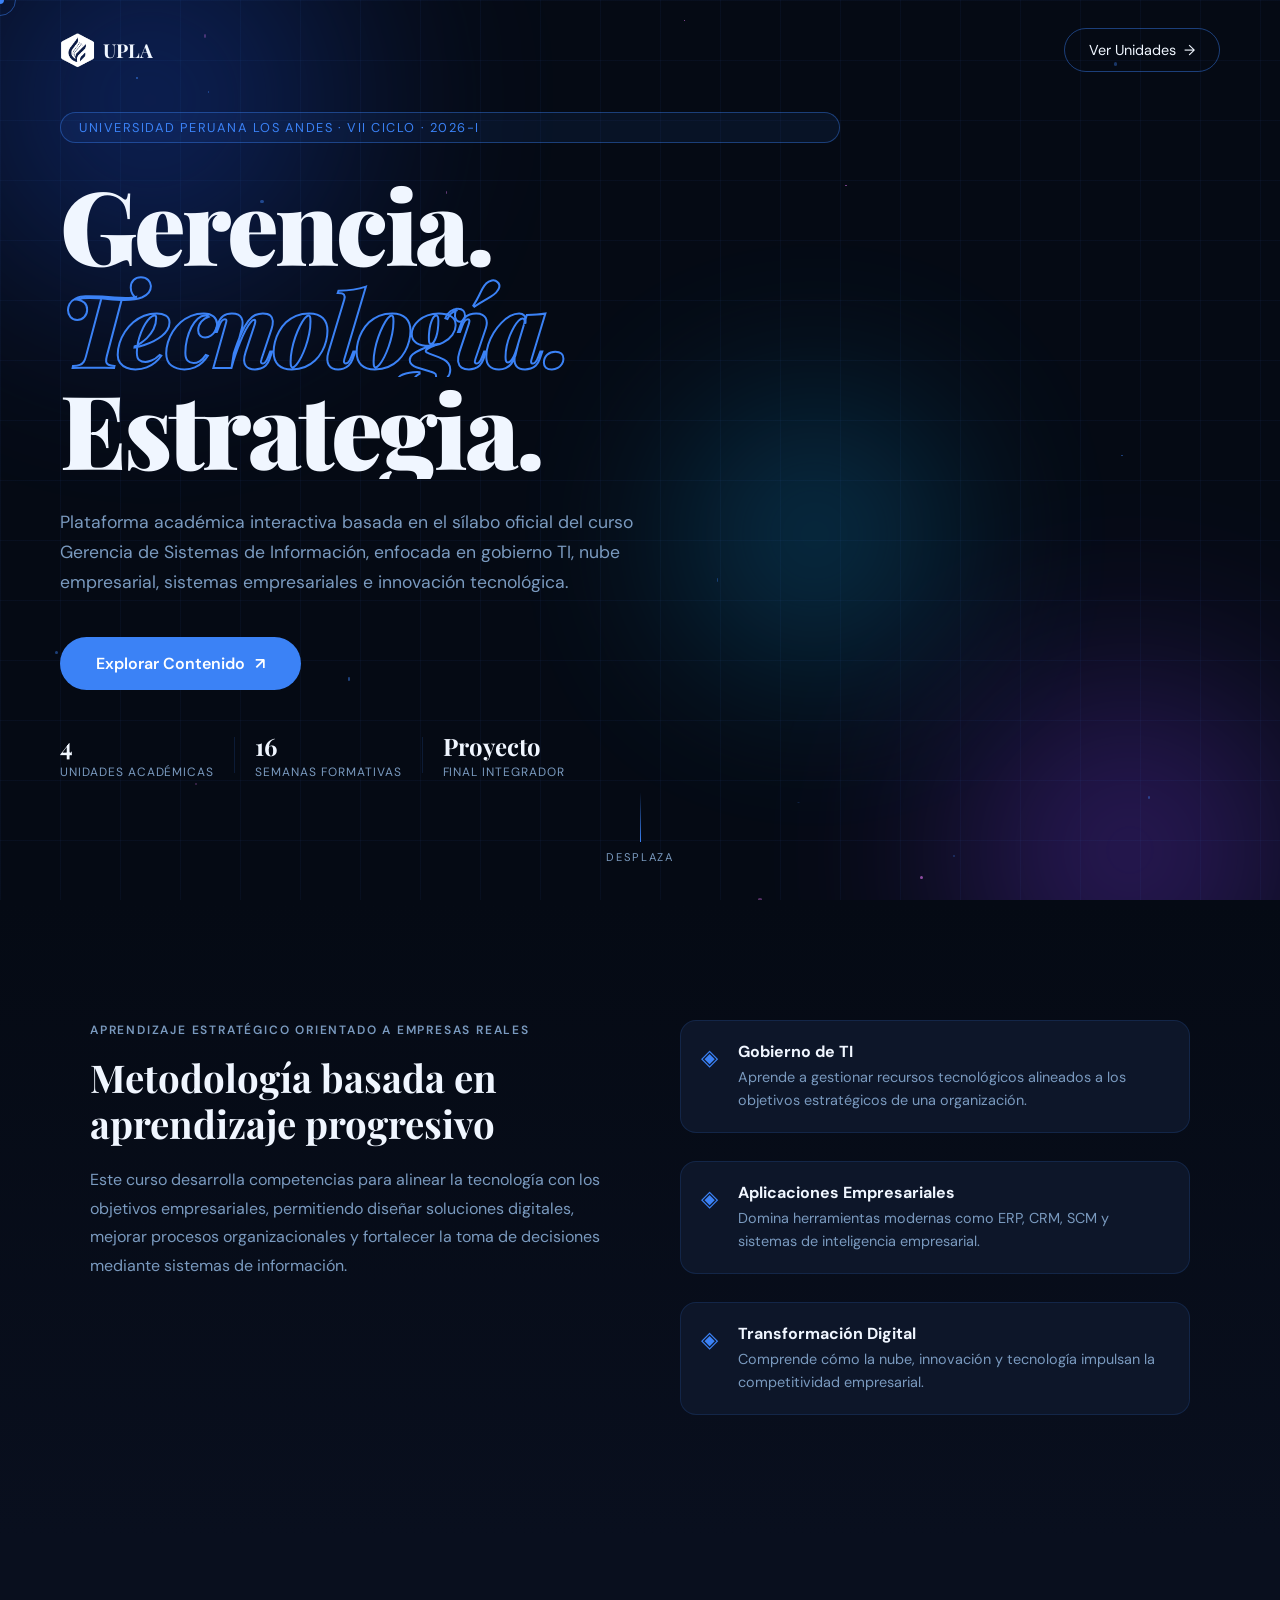
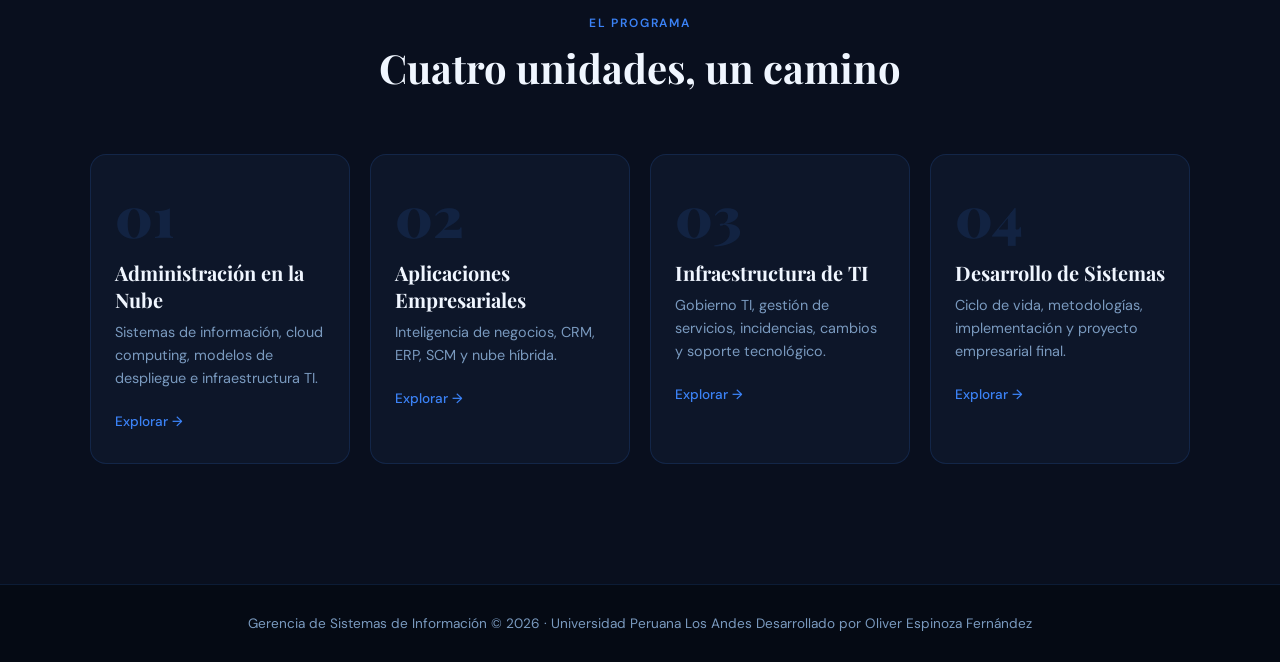
<file: index.html>
<!DOCTYPE html>
<html lang="es">
<head>
  <meta charset="UTF-8" />
  <meta name="viewport" content="width=device-width, initial-scale=1.0" />
  <title>Gerencia TI | UPLA</title>
  <link href="https://fonts.googleapis.com/css2?family=Playfair+Display:ital,wght@0,400;0,700;0,900;1,400&family=DM+Sans:wght@300;400;500;600&display=swap" rel="stylesheet" />
  <style>
    :root {
      --bg-deep: #050a14;
      --bg-dark: #090f1e;
      --bg-card: #0d1629;
      --bg-card-hover: #111e38;
      --accent: #3b82f6;
      --accent-glow: rgba(59, 130, 246, 0.35);
      --accent2: #e879f9;
      --accent3: #10b981;
      --text-primary: #f0f6ff;
      --text-muted: #7a9abf;
      --border: rgba(59, 130, 246, 0.15);
      --border-hover: rgba(59, 130, 246, 0.45);
      --font-display: 'Playfair Display', Georgia, serif;
      --font-body: 'DM Sans', system-ui, sans-serif;
      --radius: 16px;
      --transition: cubic-bezier(0.4, 0, 0.2, 1);
    }

    *, *::before, *::after { margin: 0; padding: 0; box-sizing: border-box; }
    html { scroll-behavior: smooth; overflow-x: hidden; }
    body { font-family: var(--font-body); background: var(--bg-deep); color: var(--text-primary); cursor: none; overflow-x: hidden; }

    /* CURSOR */
    .cursor { position: fixed; width: 8px; height: 8px; background: var(--accent); border-radius: 50%; pointer-events: none; z-index: 9999; transform: translate(-50%, -50%); transition: transform 0.1s, background 0.2s; }
    .cursor-follower { position: fixed; width: 32px; height: 32px; border: 1.5px solid rgba(59,130,246,0.5); border-radius: 50%; pointer-events: none; z-index: 9998; transform: translate(-50%, -50%); transition: transform 0.15s var(--transition), width 0.3s, height 0.3s, border-color 0.3s; }

    /* PROGRESS BAR */
    #read-progress { position: fixed; top: 0; left: 0; height: 2px; background: linear-gradient(90deg, #3b82f6, #e879f9); z-index: 9999; width: 0%; transition: width 0.1s; pointer-events: none; }

    /* HERO */
    .hero { position: relative; min-height: 100vh; display: flex; flex-direction: column; overflow: hidden; background: var(--bg-deep); }
    .hero-bg { position: absolute; inset: 0; z-index: 0; overflow: hidden; }
    .orb { position: absolute; border-radius: 50%; filter: blur(90px); opacity: 0.45; animation: orbFloat 10s ease-in-out infinite; }
    .orb1 { width: 600px; height: 600px; background: radial-gradient(circle, #1d4ed8, transparent 70%); top: -200px; left: -150px; }
    .orb2 { width: 500px; height: 500px; background: radial-gradient(circle, #7c3aed, transparent 70%); bottom: -200px; right: -100px; animation-delay: 3s; }
    .orb3 { width: 350px; height: 350px; background: radial-gradient(circle, #0ea5e9, transparent 70%); top: 40%; left: 50%; animation-delay: 6s; }
    @keyframes orbFloat { 0%,100%{transform:translate(0,0) scale(1)} 33%{transform:translate(30px,-30px) scale(1.05)} 66%{transform:translate(-20px,20px) scale(0.95)} }
    .grid-overlay { position: absolute; inset: 0; background-image: linear-gradient(rgba(59,130,246,0.05) 1px, transparent 1px), linear-gradient(90deg, rgba(59,130,246,0.05) 1px, transparent 1px); background-size: 60px 60px; animation: gridDrift 25s linear infinite; }
    @keyframes gridDrift { from{background-position:0 0} to{background-position:60px 60px} }

    /* NAV */
    .hero-nav { position: relative; z-index: 10; display: flex; justify-content: space-between; align-items: center; padding: 28px 60px; animation: slideDown 0.8s var(--transition) 0.2s both; }
    @keyframes slideDown { from{opacity:0;transform:translateY(-20px)} to{opacity:1;transform:translateY(0)} }
    .logo { display: flex; align-items: center; gap: 10px; font-family: var(--font-display); font-size: 1.2rem; font-weight: 700; color: var(--text-primary); text-decoration: none; }
    .logo-icon { font-size: 1.5rem; color: var(--accent); animation: spin 12s linear infinite; display: inline-block; }
    @keyframes spin { from{transform:rotate(0deg)} to{transform:rotate(360deg)} }
    .btn-catalogo { display: flex; align-items: center; gap: 8px; padding: 12px 24px; background: transparent; border: 1.5px solid var(--border-hover); color: var(--text-primary); border-radius: 100px; font-family: var(--font-body); font-size: 0.9rem; cursor: none; transition: all 0.3s var(--transition); text-decoration: none; }
    .btn-catalogo:hover { background: var(--accent); border-color: var(--accent); transform: translateY(-2px); box-shadow: 0 8px 25px var(--accent-glow); }
    .btn-arrow { transition: transform 0.3s; }
    .btn-catalogo:hover .btn-arrow { transform: translateX(4px); }

    /* HERO CONTENT */
    .hero-content { position: relative; z-index: 10; flex: 1; display: flex; flex-direction: column; justify-content: center; padding: 0 60px; max-width: 900px; }
    .hero-badge { display: inline-block; padding: 6px 18px; border: 1px solid rgba(59,130,246,0.4); background: rgba(59,130,246,0.08); border-radius: 100px; font-size: 0.8rem; letter-spacing: 0.12em; text-transform: uppercase; color: var(--accent); margin-bottom: 30px; animation: fadeUp 0.8s var(--transition) 0.4s both; }
    .hero-title { font-family: var(--font-display); font-size: clamp(3.5rem, 8vw, 7rem); font-weight: 900; line-height: 1.0; letter-spacing: -0.03em; margin-bottom: 28px; }
    .hero-title .line { display: block; animation: titleReveal 0.9s var(--transition) both; overflow: hidden; }
    .hero-title .line:nth-child(1) { animation-delay: 0.5s; }
    .hero-title .line:nth-child(2) { animation-delay: 0.65s; }
    .hero-title .line:nth-child(3) { animation-delay: 0.8s; }
    @keyframes titleReveal { from{opacity:0;transform:translateY(60px) skewY(3deg)} to{opacity:1;transform:translateY(0) skewY(0)} }
    .italic { font-style: italic; color: transparent; -webkit-text-stroke: 2px var(--accent); }
    .hero-subtitle { font-size: 1.1rem; line-height: 1.7; color: var(--text-muted); max-width: 600px; margin-bottom: 40px; animation: fadeUp 0.8s var(--transition) 0.9s both; }
    .hero-cta { display: flex; align-items: center; gap: 40px; flex-wrap: wrap; animation: fadeUp 0.8s var(--transition) 1s both; }
    .cta-primary { display: flex; align-items: center; gap: 10px; padding: 16px 36px; background: var(--accent); color: #fff; border: none; border-radius: 100px; font-family: var(--font-body); font-size: 1rem; font-weight: 600; cursor: none; position: relative; overflow: hidden; transition: all 0.3s var(--transition); text-decoration: none; }
    .cta-primary::before { content: ''; position: absolute; inset: 0; background: linear-gradient(135deg, #6366f1, #3b82f6); opacity: 0; transition: opacity 0.3s; }
    .cta-primary:hover::before { opacity: 1; }
    .cta-primary > * { position: relative; z-index: 1; }
    .cta-primary:hover { transform: translateY(-3px); box-shadow: 0 12px 40px var(--accent-glow); }
    .hero-stats { display: flex; align-items: center; gap: 20px; }
    .stat { display: flex; flex-direction: column; gap: 2px; }
    .stat strong { font-size: 1.5rem; font-family: var(--font-display); font-weight: 700; }
    .stat span { font-size: 0.75rem; color: var(--text-muted); text-transform: uppercase; letter-spacing: 0.08em; }
    .stat-divider { width: 1px; height: 36px; background: var(--border); }

    /* SCROLL HINT */
    .scroll-hint { position: relative; z-index: 10; display: flex; flex-direction: column; align-items: center; gap: 8px; padding-bottom: 36px; animation: fadeUp 0.8s var(--transition) 1.2s both; }
    .scroll-line { width: 1px; height: 50px; background: linear-gradient(to bottom, transparent, var(--accent)); animation: scrollPulse 2s ease-in-out infinite; }
    @keyframes scrollPulse { 0%,100%{opacity:0.3;transform:scaleY(1)} 50%{opacity:1;transform:scaleY(1.2)} }
    .scroll-hint span { font-size: 0.7rem; color: var(--text-muted); letter-spacing: 0.15em; text-transform: uppercase; }

    /* ABOUT */
    .about-section { padding: 120px 60px; background: linear-gradient(to bottom, var(--bg-deep), var(--bg-dark)); }
    .about-inner { max-width: 1100px; margin: 0 auto; display: grid; grid-template-columns: 1fr 1fr; gap: 80px; align-items: start; }
    .about-text h2 { font-family: var(--font-display); font-size: 2.4rem; font-weight: 700; line-height: 1.2; margin: 12px 0 20px; }
    .about-text p { color: var(--text-muted); line-height: 1.8; }
    .features { display: flex; flex-direction: column; gap: 28px; }
    .feature-item { display: flex; gap: 20px; align-items: flex-start; padding: 20px; background: var(--bg-card); border: 1px solid var(--border); border-radius: var(--radius); transition: all 0.3s var(--transition); }
    .feature-item:hover { border-color: var(--border-hover); background: var(--bg-card-hover); transform: translateX(6px); }
    .feature-icon { font-size: 1.4rem; color: var(--accent); flex-shrink: 0; margin-top: 2px; }
    .feature-item strong { display: block; margin-bottom: 4px; }
    .feature-item p { color: var(--text-muted); font-size: 0.9rem; line-height: 1.6; margin: 0; }

    /* UNITS PREVIEW */
    .units-preview { padding: 80px 60px 120px; background: var(--bg-dark); }
    .section-header { text-align: center; margin-bottom: 60px; }
    .section-header h2 { font-family: var(--font-display); font-size: 2.5rem; font-weight: 700; }
    .section-label { font-size: 0.75rem; color: var(--accent); letter-spacing: 0.15em; text-transform: uppercase; font-weight: 600; margin-bottom: 10px; display: block; }
    .units-grid { max-width: 1100px; margin: 0 auto; display: grid; grid-template-columns: repeat(4, 1fr); gap: 20px; }
    .unit-preview-card { background: var(--bg-card); border: 1px solid var(--border); border-radius: var(--radius); padding: 32px 24px; cursor: none; transition: all 0.4s var(--transition); position: relative; overflow: hidden; text-decoration: none; color: inherit; display: block; }
    .unit-preview-card::before { content: ''; position: absolute; bottom: 0; left: 0; right: 0; height: 3px; background: linear-gradient(90deg, var(--accent), var(--accent2)); transform: scaleX(0); transform-origin: left; transition: transform 0.4s var(--transition); }
    .unit-preview-card:hover::before { transform: scaleX(1); }
    .unit-preview-card:hover { border-color: var(--border-hover); background: var(--bg-card-hover); transform: translateY(-8px); box-shadow: 0 20px 60px rgba(0,0,0,0.4); }
    .unit-number { font-family: var(--font-display); font-size: 3.5rem; font-weight: 900; color: rgba(59,130,246,0.12); line-height: 1; margin-bottom: 16px; transition: color 0.3s; }
    .unit-preview-card:hover .unit-number { color: rgba(59,130,246,0.3); }
    .unit-preview-card h3 { font-family: var(--font-display); font-size: 1.25rem; margin-bottom: 8px; }
    .unit-preview-card p { color: var(--text-muted); font-size: 0.9rem; line-height: 1.6; margin-bottom: 20px; }
    .unit-link { font-size: 0.85rem; color: var(--accent); font-weight: 500; transition: letter-spacing 0.3s; }
    .unit-preview-card:hover .unit-link { letter-spacing: 0.05em; }

    /* FOOTER */
    .home-footer { background: var(--bg-deep); text-align: center; padding: 30px; color: var(--text-muted); font-size: 0.85rem; border-top: 1px solid var(--border); }

    /* REVEAL */
    .reveal { opacity: 0; transform: translateY(40px); transition: opacity 0.8s var(--transition), transform 0.8s var(--transition); }
    .reveal.visible { opacity: 1; transform: translateY(0); }

    @keyframes fadeUp { from{opacity:0;transform:translateY(20px)} to{opacity:1;transform:translateY(0)} }

    /* SCROLLBAR */
    ::-webkit-scrollbar { width: 6px; }
    ::-webkit-scrollbar-track { background: var(--bg-deep); }
    ::-webkit-scrollbar-thumb { background: rgba(59,130,246,0.3); border-radius: 100px; }
    ::-webkit-scrollbar-thumb:hover { background: rgba(59,130,246,0.6); }

    /* RESPONSIVE */
    @media (max-width: 1100px) { .units-grid { grid-template-columns: repeat(2, 1fr); } }
    @media (max-width: 900px) { .about-inner { grid-template-columns: 1fr; gap: 50px; } }
    @media (max-width: 680px) {
      .hero-nav { padding: 20px 24px; }
      .hero-content { padding: 0 24px; }
      .about-section, .units-preview { padding: 60px 24px; }
      .units-grid { grid-template-columns: 1fr; }
      .hero-cta { flex-direction: column; align-items: flex-start; gap: 24px; }
      .cursor, .cursor-follower { display: none; }
      body { cursor: default; }
    }
  </style>
</head>
<body>

  <div id="read-progress"></div>
  <div class="cursor"></div>
  <div class="cursor-follower"></div>

  <!-- HERO -->
  <section class="hero">
    <div class="hero-bg">
      <div class="orb orb1"></div>
      <div class="orb orb2"></div>
      <div class="orb orb3"></div>
      <div class="grid-overlay"></div>
    </div>
    <nav class="hero-nav">
      <a href="index.html" class="logo" style="display:flex; align-items:center; gap:8px;">
        <img src="img/log.png" alt="Logo UPLA" style="width:35px; height:35px;">
        <span>UPLA</span>
      </a>

      <a href="unidad1.html" class="btn-catalogo">
        Ver Unidades
        <span class="btn-arrow">→</span>
      </a>
    </nav>
    <div class="hero-content">
      <div class="hero-badge">Universidad Peruana Los Andes · VII Ciclo · 2026-I </div>
      <h1 class="hero-title">
        <span class="line">Gerencia.</span>
        <span class="line italic">Tecnología.</span>
        <span class="line">Estrategia.</span>
      </h1>
      <p class="hero-subtitle">
        Plataforma académica interactiva basada en el sílabo oficial del curso Gerencia de Sistemas de Información, enfocada en gobierno TI, nube empresarial, sistemas empresariales e innovación tecnológica.
      </p>
      <div class="hero-cta">
        <a href="unidad1.html" class="cta-primary">
          <span>Explorar Contenido</span>
          <span>↗</span>
        </a>
        <div class="hero-stats">
          <div class="stat">
            <strong>4</strong>
            <span>Unidades Académicas</span>
          </div>
          <div class="stat-divider"></div>
          <div class="stat">
            <strong>16</strong>
            <span>Semanas Formativas</span>
          </div>
          <div class="stat-divider"></div>
          <div class="stat">
            <strong>Proyecto</strong>
            <span>Final Integrador</span>
          </div>
        </div>
      </div>
    </div>
    <div class="scroll-hint">
      <div class="scroll-line"></div>
      <span>desplaza</span>
    </div>
  </section>

  <!-- ABOUT -->
  <section class="about-section">
    <div class="about-inner">
      <div class="about-text reveal">
        <p class="section-label">Aprendizaje estratégico orientado a empresas reales</p>
        <h2>Metodología basada en aprendizaje progresivo</h2>
        <p>Este curso desarrolla competencias para alinear la tecnología con los objetivos empresariales, permitiendo diseñar soluciones digitales, mejorar procesos organizacionales y fortalecer la toma de decisiones mediante sistemas de información.</p>
      </div>
      <div class="features reveal">
        <div class="feature-item">
          <div class="feature-icon">◈</div>
          <div>
            <strong>Gobierno de TI</strong>
            <p>Aprende a gestionar recursos tecnológicos alineados a los objetivos estratégicos de una organización.</p>
          </div>
        </div>
        <div class="feature-item">
          <div class="feature-icon">◈</div>
          <div>
            <strong>Aplicaciones Empresariales</strong>
            <p>Domina herramientas modernas como ERP, CRM, SCM y sistemas de inteligencia empresarial.</p>
          </div>
        </div>
        <div class="feature-item">
          <div class="feature-icon">◈</div>
          <div>
            <strong>Transformación Digital</strong>
            <p>Comprende cómo la nube, innovación y tecnología impulsan la competitividad empresarial.</p>
          </div>
        </div>
      </div>
    </div>
  </section>

  <!-- UNITS PREVIEW -->
  <section class="units-preview">
    <div class="section-header reveal">
      <p class="section-label">El programa</p>
      <h2>Cuatro unidades, un camino</h2>
    </div>
    <div class="units-grid">
      <a class="unit-preview-card reveal" href="unidad1.html">
        <div class="unit-number">01</div>
        <h3>Administración en la Nube</h3>
        <p>Sistemas de información, cloud computing, modelos de despliegue e infraestructura TI.</p>
        <span class="unit-link">Explorar →</span>
      </a>
      <a class="unit-preview-card reveal" href="unidad2.html">
        <div class="unit-number">02</div>
        <h3>Aplicaciones Empresariales</h3>
        <p>Inteligencia de negocios, CRM, ERP, SCM y nube híbrida.</p>
        <span class="unit-link">Explorar →</span>
      </a>
      <a class="unit-preview-card reveal" href="unidad3.html">
        <div class="unit-number">03</div>
        <h3>Infraestructura de TI</h3>
        <p>Gobierno TI, gestión de servicios, incidencias, cambios y soporte tecnológico.</p>
        <span class="unit-link">Explorar →</span>
      </a>
      <a class="unit-preview-card reveal" href="unidad4.html">
        <div class="unit-number">04</div>
        <h3>Desarrollo de Sistemas</h3>
        <p>Ciclo de vida, metodologías, implementación y proyecto empresarial final.</p>
        <span class="unit-link">Explorar →</span>
      </a>
    </div>
  </section>

  <footer class="home-footer">
    <p>Gerencia de Sistemas de Información © 2026 · Universidad Peruana Los Andes
Desarrollado por Oliver Espinoza Fernández</p>
  </footer>

  <script>
    // CURSOR
    const cursor = document.querySelector('.cursor');
    const follower = document.querySelector('.cursor-follower');
    let mouseX = 0, mouseY = 0, followerX = 0, followerY = 0, rafId = null;

    document.addEventListener('mousemove', (e) => {
      mouseX = e.clientX; mouseY = e.clientY;
      cursor.style.left = mouseX + 'px'; cursor.style.top = mouseY + 'px';
      if (!rafId) animateFollower();
      const orbs = document.querySelectorAll('.orb');
      const cx = window.innerWidth / 2, cy = window.innerHeight / 2;
      const dx = (e.clientX - cx) / cx, dy = (e.clientY - cy) / cy;
      orbs.forEach((orb, i) => { const f = (i+1)*15; orb.style.transform = `translate(${dx*f}px,${dy*f}px)`; });
    });

    function animateFollower() {
      followerX += (mouseX - followerX) * 0.12; followerY += (mouseY - followerY) * 0.12;
      follower.style.left = followerX + 'px'; follower.style.top = followerY + 'px';
      if (Math.hypot(mouseX - followerX, mouseY - followerY) > 0.5) rafId = requestAnimationFrame(animateFollower);
      else rafId = null;
    }

    document.addEventListener('mouseover', (e) => { if (e.target.matches('a,button,[role="button"]')) { cursor.style.transform='translate(-50%,-50%) scale(2)'; cursor.style.background='#e879f9'; } });
    document.addEventListener('mouseout', (e) => { if (e.target.matches('a,button,[role="button"]')) { cursor.style.transform='translate(-50%,-50%) scale(1)'; cursor.style.background='#3b82f6'; } });
    document.addEventListener('mousedown', () => cursor.style.transform='translate(-50%,-50%) scale(0.7)');
    document.addEventListener('mouseup', () => cursor.style.transform='translate(-50%,-50%) scale(1)');

    // REVEAL SCROLL
    const observer = new IntersectionObserver((entries) => {
      entries.forEach(entry => { if (entry.isIntersecting) { entry.target.classList.add('visible'); observer.unobserve(entry.target); } });
    }, { threshold: 0.15, rootMargin: '0px 0px -50px 0px' });
    document.querySelectorAll('.reveal').forEach(el => observer.observe(el));

    // TILT 3D
    document.querySelectorAll('.unit-preview-card').forEach(card => {
      card.addEventListener('mousemove', (e) => {
        const rect = card.getBoundingClientRect();
        const dx = (e.clientX - rect.left - rect.width/2) / (rect.width/2);
        const dy = (e.clientY - rect.top - rect.height/2) / (rect.height/2);
        card.style.transform = `translateY(-8px) perspective(800px) rotateX(${dy*-8}deg) rotateY(${dx*8}deg)`;
      });
      card.addEventListener('mouseleave', () => { card.style.transform=''; });
    });

    // PROGRESS BAR
    const bar = document.getElementById('read-progress');
    window.addEventListener('scroll', () => {
      const pct = (window.scrollY / (document.documentElement.scrollHeight - window.innerHeight)) * 100;
      bar.style.width = pct + '%';
    });

    // PARTICLES
    const heroBg = document.querySelector('.hero-bg');
    for (let i = 0; i < 18; i++) {
      const p = document.createElement('div');
      p.style.cssText = `position:absolute;width:${Math.random()*3+1}px;height:${Math.random()*3+1}px;background:rgba(${Math.random()>.5?'59,130,246':'232,121,249'},${Math.random()*.5+.2});border-radius:50%;left:${Math.random()*100}%;top:${Math.random()*100}%;animation:particleFloat ${8+Math.random()*12}s linear ${Math.random()*-20}s infinite;pointer-events:none;`;
      heroBg.appendChild(p);
    }
    const ps = document.createElement('style');
    ps.textContent = `@keyframes particleFloat{0%{transform:translateY(0) rotate(0deg);opacity:0}10%{opacity:1}90%{opacity:1}100%{transform:translateY(-120vh) rotate(720deg);opacity:0}}`;
    document.head.appendChild(ps);

    // STATS ANIMATION
    document.querySelectorAll('.stat').forEach((s, i) => {
      s.style.animation = `fadeUp 0.6s cubic-bezier(0.4,0,0.2,1) ${1.1+i*0.15}s both`;
    });
  </script>
</body>
</html>
</file>
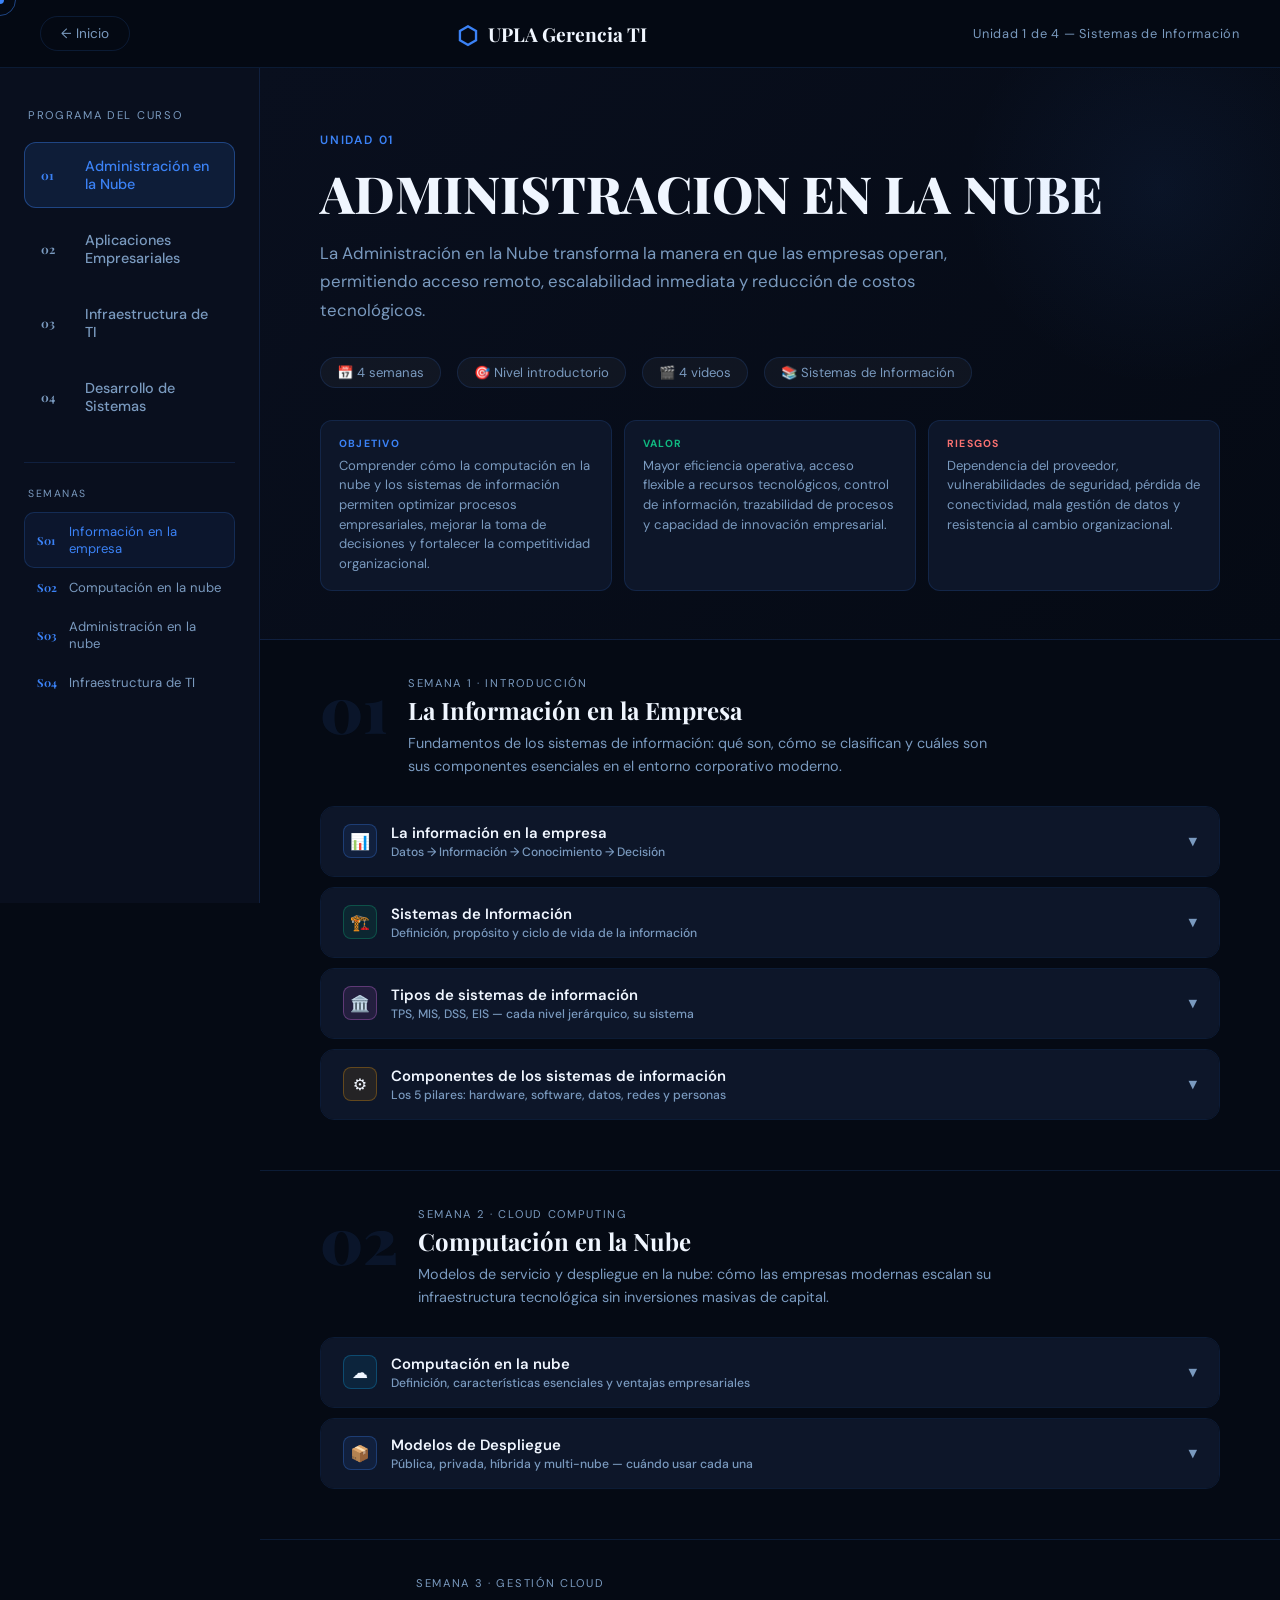
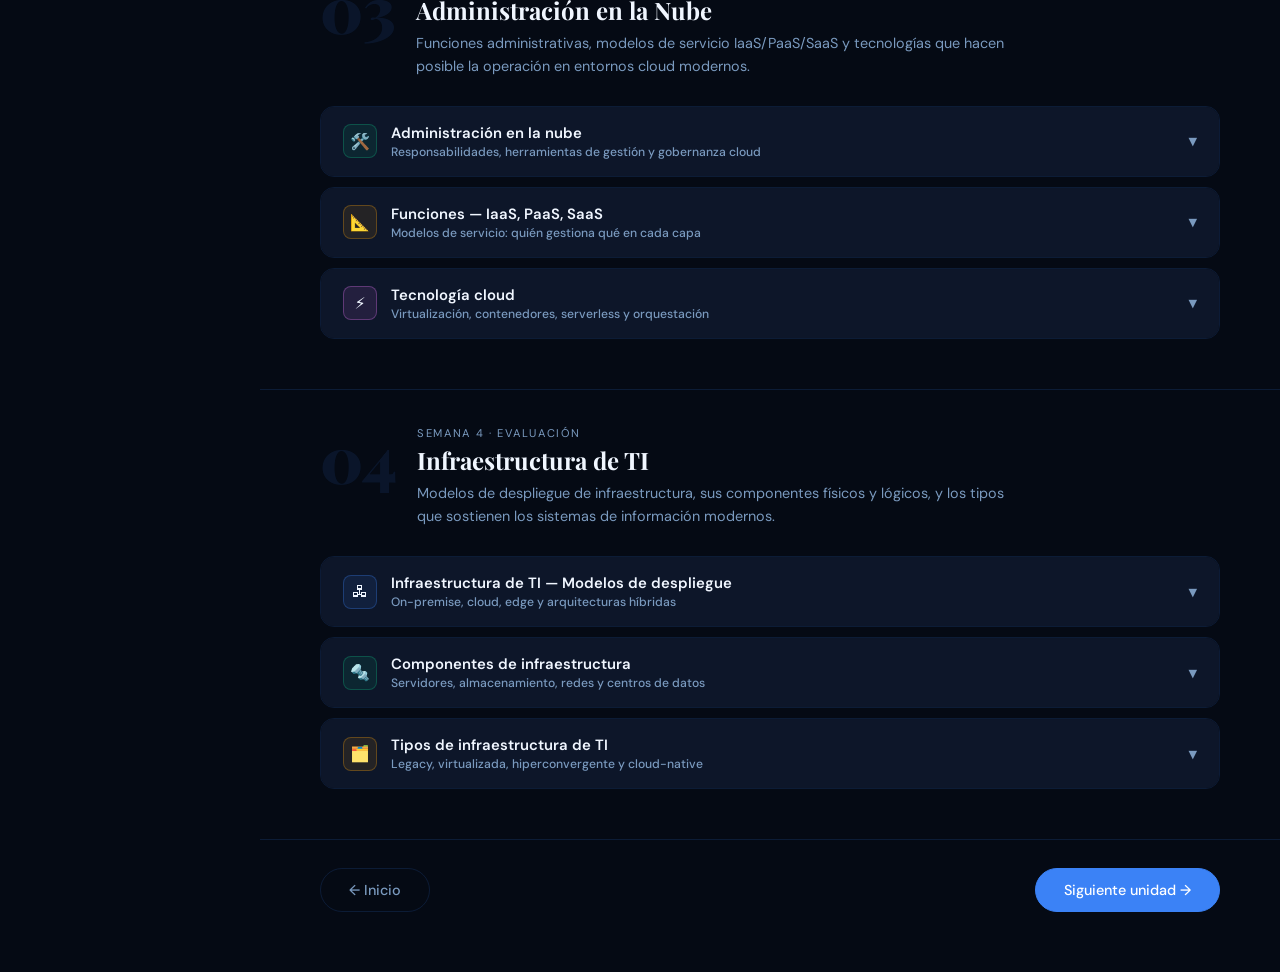
<file: unidad1.html>
<!DOCTYPE html>
<html lang="es">
<head>
  <meta charset="UTF-8" />
  <meta name="viewport" content="width=device-width, initial-scale=1.0" />
  <title>Unidad 01 — Sistemas de Información · Academia Digital</title>
  <link href="https://fonts.googleapis.com/css2?family=Playfair+Display:ital,wght@0,400;0,700;0,900;1,400&family=DM+Sans:wght@300;400;500;600&display=swap" rel="stylesheet" />
  <style>
    :root {
      --bg-deep:#050a14;--bg-dark:#090f1e;--bg-card:#0d1629;--bg-card-hover:#111e38;
      --accent:#3b82f6;--accent-glow:rgba(59,130,246,0.35);--accent2:#e879f9;--accent3:#10b981;--gold:#f59e0b;
      --text-primary:#f0f6ff;--text-muted:#7a9abf;
      --border:rgba(59,130,246,0.15);--border-hover:rgba(59,130,246,0.45);
      --font-display:'Playfair Display',Georgia,serif;--font-body:'DM Sans',system-ui,sans-serif;
      --radius:16px;--transition:cubic-bezier(0.4,0,0.2,1);
    }
    *,*::before,*::after{margin:0;padding:0;box-sizing:border-box;}
    html{scroll-behavior:smooth;overflow-x:hidden;}
    body{font-family:var(--font-body);background:var(--bg-deep);color:var(--text-primary);cursor:none;overflow-x:hidden;}

    .cursor{position:fixed;width:8px;height:8px;background:var(--accent);border-radius:50%;pointer-events:none;z-index:9999;transform:translate(-50%,-50%);transition:transform 0.1s,background 0.2s;}
    .cursor-follower{position:fixed;width:32px;height:32px;border:1.5px solid rgba(59,130,246,0.5);border-radius:50%;pointer-events:none;z-index:9998;transform:translate(-50%,-50%);transition:left 0.12s,top 0.12s,width 0.3s,height 0.3s,border-color 0.3s;}

    .cat-header{position:sticky;top:0;z-index:100;display:flex;align-items:center;justify-content:space-between;padding:16px 40px;background:rgba(5,10,20,0.95);backdrop-filter:blur(20px);border-bottom:1px solid var(--border);}
    .back-btn{background:transparent;border:1px solid var(--border);color:var(--text-muted);padding:8px 20px;border-radius:100px;font-family:var(--font-body);font-size:0.85rem;cursor:none;transition:all 0.3s;text-decoration:none;display:inline-block;}
    .back-btn:hover{border-color:var(--border-hover);color:var(--text-primary);background:rgba(59,130,246,0.08);}
    .logo{display:flex;align-items:center;gap:10px;font-family:var(--font-display);font-size:1.2rem;font-weight:700;color:var(--text-primary);text-decoration:none;}
    .logo-icon{font-size:1.5rem;color:var(--accent);animation:spin 12s linear infinite;display:inline-block;}
    @keyframes spin{from{transform:rotate(0deg)}to{transform:rotate(360deg)}}
    .cat-progress{font-size:0.8rem;color:var(--text-muted);letter-spacing:0.06em;}

    .cat-layout{display:grid;grid-template-columns:260px 1fr;min-height:calc(100vh - 65px);}

    .sidebar{background:var(--bg-dark);border-right:1px solid var(--border);padding:40px 24px;position:sticky;top:65px;height:calc(100vh - 65px);overflow-y:auto;}
    .sidebar-title{font-size:0.7rem;letter-spacing:0.15em;text-transform:uppercase;color:var(--text-muted);margin-bottom:20px;padding-left:4px;}
    .unit-nav{display:flex;flex-direction:column;gap:8px;}
    .unit-btn{display:flex;align-items:center;gap:16px;padding:14px 16px;background:transparent;border:1px solid transparent;border-radius:12px;color:var(--text-muted);font-family:var(--font-body);cursor:none;transition:all 0.3s;text-align:left;width:100%;text-decoration:none;}
    .unit-btn:hover{background:var(--bg-card);border-color:var(--border);color:var(--text-primary);}
    .unit-btn.active{background:rgba(59,130,246,0.12);border-color:rgba(59,130,246,0.4);color:var(--accent);}
    .unit-btn-num{font-family:var(--font-display);font-size:0.75rem;font-weight:700;min-width:28px;}
    .unit-btn-label{font-size:0.9rem;font-weight:500;}

    .sidebar-semanas{margin-top:32px;padding-top:24px;border-top:1px solid var(--border);}
    .sidebar-semanas-title{font-size:0.65rem;letter-spacing:0.15em;text-transform:uppercase;color:var(--text-muted);margin-bottom:12px;padding-left:4px;}
    .semana-link{display:flex;align-items:center;gap:10px;padding:10px 12px;border-radius:10px;color:var(--text-muted);font-size:0.82rem;text-decoration:none;transition:all 0.25s;border:1px solid transparent;}
    .semana-link:hover{background:var(--bg-card);color:var(--text-primary);border-color:var(--border);}
    .semana-link-num{font-family:var(--font-display);font-size:0.7rem;font-weight:700;color:var(--accent);min-width:22px;}

    .cat-main{overflow-x:hidden;}

    /* HERO */
    .unidad-hero{padding:60px 60px 48px;background:linear-gradient(135deg,var(--bg-dark),var(--bg-deep));border-bottom:1px solid var(--border);position:relative;overflow:hidden;animation:fadeUp 0.6s both;}
    .unidad-hero::before{content:'';position:absolute;top:-80px;right:-80px;width:400px;height:400px;background:radial-gradient(circle,rgba(59,130,246,0.07),transparent 70%);border-radius:50%;}
    .unidad-tag{display:inline-block;font-size:0.75rem;letter-spacing:0.15em;text-transform:uppercase;color:var(--accent);margin-bottom:16px;font-weight:600;}
    .unidad-titulo{font-family:var(--font-display);font-size:clamp(2rem,4vw,3.2rem);font-weight:800;line-height:1.15;margin-bottom:16px;}
    .unidad-subtitulo{color:var(--text-muted);font-size:1.05rem;line-height:1.7;max-width:640px;margin-bottom:32px;}
    .unidad-meta{display:flex;gap:16px;flex-wrap:wrap;margin-bottom:32px;}
    .unidad-meta span{font-size:0.82rem;color:var(--text-muted);background:rgba(255,255,255,0.04);padding:6px 16px;border-radius:100px;border:1px solid var(--border);}
    .resumen-grid{display:grid;grid-template-columns:repeat(3,1fr);gap:12px;position:relative;z-index:1;}
    .resumen-item{background:var(--bg-card);border:1px solid var(--border);border-radius:12px;padding:16px 18px;}
    .resumen-label{font-size:0.65rem;letter-spacing:0.12em;text-transform:uppercase;font-weight:700;margin-bottom:6px;}
    .resumen-label.obj{color:var(--accent);}
    .resumen-label.val{color:var(--accent3);}
    .resumen-label.ris{color:#f87171;}
    .resumen-item p{font-size:0.82rem;color:var(--text-muted);line-height:1.5;}

    /* SEMANA SECTION */
    .semana-section{border-bottom:1px solid var(--border);}
    .semana-header-main{display:flex;align-items:flex-start;gap:20px;padding:36px 60px 28px;}
    .semana-num-big{font-family:var(--font-display);font-size:4rem;font-weight:900;color:rgba(59,130,246,0.1);line-height:1;flex-shrink:0;}
    .semana-week-tag{font-size:0.7rem;letter-spacing:0.15em;text-transform:uppercase;color:var(--text-muted);margin-bottom:4px;}
    .semana-titulo{font-family:var(--font-display);font-size:1.5rem;font-weight:700;margin-bottom:6px;}
    .semana-intro{color:var(--text-muted);font-size:0.9rem;line-height:1.6;max-width:600px;}

    /* TEMAS */
    .temas-container{padding:0 60px 40px;}

    .tema-acordeon{border:1px solid var(--border);border-radius:14px;overflow:hidden;margin-bottom:10px;transition:border-color 0.3s;}
    .tema-acordeon:hover{border-color:var(--border-hover);}
    .tema-acordeon.open{border-color:rgba(59,130,246,0.4);}

    .tema-trigger{width:100%;display:flex;align-items:center;justify-content:space-between;padding:16px 22px;background:var(--bg-card);border:none;color:var(--text-primary);font-family:var(--font-body);font-size:0.95rem;font-weight:500;cursor:none;transition:background 0.25s;text-align:left;gap:12px;}
    .tema-trigger:hover{background:var(--bg-card-hover);}
    .tema-acordeon.open .tema-trigger{background:rgba(59,130,246,0.08);}
    .tema-trigger-left{display:flex;align-items:center;gap:14px;flex:1;min-width:0;}
    .tema-icon{width:34px;height:34px;border-radius:8px;display:flex;align-items:center;justify-content:center;font-size:1rem;flex-shrink:0;border:1px solid var(--border);}
    .tema-nombre{font-weight:600;font-size:0.93rem;}
    .tema-desc-short{font-size:0.76rem;color:var(--text-muted);margin-top:1px;}
    .tema-chevron{color:var(--text-muted);font-size:0.7rem;transition:transform 0.35s var(--transition);flex-shrink:0;}
    .tema-acordeon.open .tema-chevron{transform:rotate(180deg);color:var(--accent);}

    .tema-body{max-height:0;overflow:hidden;transition:max-height 0.55s var(--transition);}
    .tema-acordeon.open .tema-body{max-height:3000px;}
    .tema-content{padding:26px 22px 28px;background:rgba(9,15,30,0.7);border-top:1px solid var(--border);}

    .content-section{margin-bottom:22px;}
    .content-section:last-child{margin-bottom:0;}
    .content-title{font-family:var(--font-display);font-size:1rem;font-weight:700;margin-bottom:10px;color:var(--text-primary);}
    .content-text{color:var(--text-muted);font-size:0.87rem;line-height:1.75;}

    .mini-cards{display:grid;grid-template-columns:repeat(auto-fill,minmax(190px,1fr));gap:10px;margin-top:12px;}
    .mini-card{background:var(--bg-deep);border:1px solid var(--border);border-radius:10px;padding:14px 16px;transition:border-color 0.25s,transform 0.25s;}
    .mini-card:hover{border-color:var(--border-hover);transform:translateY(-3px);}
    .mini-card-label{font-size:0.62rem;letter-spacing:0.1em;text-transform:uppercase;font-weight:700;margin-bottom:5px;}
    .mini-card-title{font-size:0.86rem;font-weight:600;margin-bottom:4px;}
    .mini-card-text{font-size:0.77rem;color:var(--text-muted);line-height:1.5;}

    .niveles-stack{display:flex;flex-direction:column;gap:8px;margin-top:12px;}
    .nivel-item{display:flex;align-items:flex-start;gap:14px;background:var(--bg-deep);border:1px solid var(--border);border-radius:10px;padding:14px 16px;border-left:3px solid;}
    .nivel-sigla{font-family:var(--font-display);font-size:1.1rem;font-weight:900;min-width:52px;flex-shrink:0;}
    .nivel-badge{font-size:0.62rem;letter-spacing:0.08em;text-transform:uppercase;font-weight:700;min-width:72px;padding-top:1px;flex-shrink:0;}
    .nivel-info-title{font-size:0.87rem;font-weight:600;margin-bottom:2px;}
    .nivel-info-text{font-size:0.77rem;color:var(--text-muted);line-height:1.5;}

    .pilares-grid{display:grid;grid-template-columns:repeat(auto-fill,minmax(160px,1fr));gap:10px;margin-top:12px;}
    .pilar-card{background:var(--bg-deep);border:1px solid var(--border);border-radius:10px;padding:16px;text-align:center;transition:all 0.3s;}
    .pilar-card:hover{border-color:var(--border-hover);background:var(--bg-card);}
    .pilar-num{font-family:var(--font-display);font-size:1.6rem;font-weight:900;color:rgba(59,130,246,0.18);margin-bottom:6px;}
    .pilar-title{font-size:0.84rem;font-weight:700;margin-bottom:4px;}
    .pilar-text{font-size:0.75rem;color:var(--text-muted);line-height:1.5;}

    .highlight-box{background:rgba(59,130,246,0.06);border:1px solid rgba(59,130,246,0.2);border-radius:10px;padding:16px 18px;margin-top:14px;}
    .highlight-box.green{background:rgba(16,185,129,0.06);border-color:rgba(16,185,129,0.2);}
    .highlight-box.gold{background:rgba(245,158,11,0.06);border-color:rgba(245,158,11,0.2);}
    .highlight-box.red{background:rgba(248,113,113,0.06);border-color:rgba(248,113,113,0.2);}
    .highlight-label{font-size:0.63rem;letter-spacing:0.1em;text-transform:uppercase;font-weight:700;margin-bottom:6px;}
    .highlight-box p{font-size:0.83rem;color:var(--text-muted);line-height:1.6;}

    .compare-table{width:100%;border-collapse:collapse;margin-top:12px;font-size:0.81rem;}
    .compare-table th{text-align:left;padding:10px 14px;background:rgba(59,130,246,0.08);color:var(--accent);font-weight:600;letter-spacing:0.04em;border-bottom:1px solid var(--border);}
    .compare-table td{padding:10px 14px;border-bottom:1px solid rgba(59,130,246,0.07);color:var(--text-muted);vertical-align:top;line-height:1.5;}
    .compare-table tr:last-child td{border-bottom:none;}
    .compare-table tr:hover td{background:rgba(59,130,246,0.03);}
    .compare-table td:first-child{color:var(--text-primary);font-weight:500;}

    .video-section{margin-top:20px;}
    .video-label-bar{font-size:0.72rem;color:var(--text-muted);padding:8px 14px;background:rgba(255,255,255,0.03);border:1px solid var(--border);border-radius:10px 10px 0 0;letter-spacing:0.04em;}
    .video-frame{border-radius:0 0 10px 10px;overflow:hidden;background:#000;}
    .video-frame iframe{width:100%;height:210px;border:none;display:block;}

    .unit-nav-bottom{display:flex;justify-content:space-between;align-items:center;padding:28px 60px 60px;}
    .nav-prev,.nav-next{padding:12px 28px;border-radius:100px;font-family:var(--font-body);font-size:0.9rem;font-weight:500;cursor:none;transition:all 0.3s;text-decoration:none;display:inline-block;}
    .nav-prev{background:transparent;border:1px solid var(--border);color:var(--text-muted);}
    .nav-prev:hover{border-color:var(--border-hover);color:var(--text-primary);}
    .nav-next{background:var(--accent);border:1px solid var(--accent);color:#fff;}
    .nav-next:hover{background:#2563eb;box-shadow:0 8px 24px var(--accent-glow);transform:translateY(-2px);}

    @keyframes fadeUp{from{opacity:0;transform:translateY(24px)}to{opacity:1;transform:translateY(0)}}

    ::-webkit-scrollbar{width:6px;}
    ::-webkit-scrollbar-track{background:var(--bg-deep);}
    ::-webkit-scrollbar-thumb{background:rgba(59,130,246,0.3);border-radius:100px;}
    ::-webkit-scrollbar-thumb:hover{background:rgba(59,130,246,0.6);}

    @media(max-width:900px){
      .cat-layout{grid-template-columns:1fr;}
      .sidebar{position:static;height:auto;border-right:none;border-bottom:1px solid var(--border);padding:24px;}
      .unit-nav{flex-direction:row;flex-wrap:wrap;}
      .semana-header-main,.temas-container,.unit-nav-bottom{padding-left:24px;padding-right:24px;}
      .unidad-hero{padding:40px 24px 36px;}
      .resumen-grid{grid-template-columns:1fr;}
    }
    @media(max-width:680px){
      .cat-header{padding:12px 20px;}
      .cat-progress{display:none;}
      .cursor,.cursor-follower{display:none;}
      body{cursor:default;}
      .mini-cards,.pilares-grid{grid-template-columns:1fr;}
    }
  </style>
</head>
<body>

<div class="cursor"></div>
<div class="cursor-follower"></div>

<header class="cat-header">
  <a href="index.html" class="back-btn">← Inicio</a>
  <a href="index.html" class="logo"><span class="logo-icon">⬡</span><span>UPLA Gerencia TI</span></a>
  <div class="cat-progress">Unidad 1 de 4 — Sistemas de Información</div>
</header>

<div class="cat-layout">
  <aside class="sidebar">
    <p class="sidebar-title">Programa del curso</p>
    <nav class="unit-nav">
      <a class="unit-btn active" href="unidad1.html"><span class="unit-btn-num">01</span><span class="unit-btn-label">Administración en la Nube</span></a>
      <a class="unit-btn" href="unidad2.html"><span class="unit-btn-num">02</span><span class="unit-btn-label">Aplicaciones Empresariales</span></a>
      <a class="unit-btn" href="unidad3.html"><span class="unit-btn-num">03</span><span class="unit-btn-label">Infraestructura de TI</span></a>
      <a class="unit-btn" href="unidad4.html"><span class="unit-btn-num">04</span><span class="unit-btn-label">Desarrollo de Sistemas</span></a>
    </nav>
    <div class="sidebar-semanas">
      <p class="sidebar-semanas-title">Semanas</p>
      <a href="#semana01" class="semana-link"><span class="semana-link-num">S01</span>Información en la empresa</a>
      <a href="#semana02" class="semana-link"><span class="semana-link-num">S02</span>Computación en la nube</a>
      <a href="#semana03" class="semana-link"><span class="semana-link-num">S03</span>Administración en la nube</a>
      <a href="#semana04" class="semana-link"><span class="semana-link-num">S04</span>Infraestructura de TI</a>
    </div>
  </aside>

  <main class="cat-main">

    <!-- HERO UNIDAD -->
    <div class="unidad-hero">
      <div class="unidad-tag">Unidad 01</div>
      <h1 class="unidad-titulo">ADMINISTRACION EN LA NUBE</h1>
      <p class="unidad-subtitulo">La Administración en la Nube transforma la manera en que las empresas operan, permitiendo acceso remoto, escalabilidad inmediata y reducción de costos tecnológicos.</p>
      <div class="unidad-meta">
        <span>📅 4 semanas</span><span>🎯 Nivel introductorio</span><span>🎬 4 videos</span><span>📚 Sistemas de Información</span>
      </div>
      <div class="resumen-grid">
        <div class="resumen-item"><div class="resumen-label obj">Objetivo</div><p>Comprender cómo la computación en la nube y los sistemas de información permiten optimizar procesos empresariales, mejorar la toma de decisiones y fortalecer la competitividad organizacional.</p></div>
        <div class="resumen-item"><div class="resumen-label val">Valor</div><p>Mayor eficiencia operativa, acceso flexible a recursos tecnológicos, control de información, trazabilidad de procesos y capacidad de innovación empresarial.</p></div>
        <div class="resumen-item"><div class="resumen-label ris">Riesgos</div><p>Dependencia del proveedor, vulnerabilidades de seguridad, pérdida de conectividad, mala gestión de datos y resistencia al cambio organizacional.</p></div>
      </div>
    </div>

    <!-- ══════════════════════════════════════ -->
    <!-- SEMANA 01 -->
    <!-- ══════════════════════════════════════ -->
    <section class="semana-section" id="semana01">
      <div class="semana-header-main">
        <div class="semana-num-big">01</div>
        <div>
          <div class="semana-week-tag">Semana 1 · Introducción</div>
          <h2 class="semana-titulo">La Información en la Empresa</h2>
          <p class="semana-intro">Fundamentos de los sistemas de información: qué son, cómo se clasifican y cuáles son sus componentes esenciales en el entorno corporativo moderno.</p>
        </div>
      </div>
      <div class="temas-container">

        <!-- 1.1 La información en la empresa -->
        <div class="tema-acordeon">
          <button class="tema-trigger">
            <div class="tema-trigger-left">
              <div class="tema-icon" style="background:rgba(59,130,246,0.1);border-color:rgba(59,130,246,0.3);">📊</div>
              <div><div class="tema-nombre">La información en la empresa</div><div class="tema-desc-short">Datos → Información → Conocimiento → Decisión</div></div>
            </div>
            <span class="tema-chevron">▼</span>
          </button>
          <div class="tema-body"><div class="tema-content">
            <div class="content-section">
              <div class="content-title">La jerarquía del conocimiento</div>
              <p class="content-text">En el entorno corporativo actual existe una jerarquía fundamental: <strong style="color:var(--text-primary)">Datos → Información → Conocimiento</strong>. Los datos son hechos crudos sin contexto (un número de venta). La información surge cuando esos datos se procesan y categorizan dándoles significado útil. Finalmente, el conocimiento es la aplicación práctica de esa información para tomar decisiones.</p>
              <p class="content-text" style="margin-top:10px;">La información es el activo intangible más valioso de una empresa. Una correcta gestión permite anticipar tendencias, optimizar la cadena de suministro y lograr ventaja competitiva sostenible.</p>
            </div>
            <div class="content-section">
              <div class="content-title">Características de la información de calidad</div>
              <div class="mini-cards">
                <div class="mini-card"><div class="mini-card-label" style="color:var(--accent)">Exactitud</div><div class="mini-card-title">Sin errores</div><div class="mini-card-text">Los datos deben reflejar fielmente la realidad sin distorsiones ni omisiones.</div></div>
                <div class="mini-card"><div class="mini-card-label" style="color:var(--accent3)">Oportunidad</div><div class="mini-card-title">En tiempo real</div><div class="mini-card-text">La información entregada tarde pierde valor. Debe llegar cuando el decisor la necesita.</div></div>
                <div class="mini-card"><div class="mini-card-label" style="color:var(--gold)">Relevancia</div><div class="mini-card-title">Orientada al rol</div><div class="mini-card-text">Cada nivel jerárquico necesita información distinta: operativa, táctica o estratégica.</div></div>
                <div class="mini-card"><div class="mini-card-label" style="color:var(--accent2)">Completitud</div><div class="mini-card-title">Sin omisiones</div><div class="mini-card-text">Información incompleta puede llevar a decisiones peores que no tener información.</div></div>
              </div>
            </div>
            <div class="highlight-box green"><div class="highlight-label" style="color:var(--accent3)">💡 Dato clave</div><p>Según McKinsey, empresas que usan efectivamente sus datos tienen 23× más probabilidades de adquirir clientes y 6× más de retenerlos.</p></div>
          </div></div>
        </div>

        <!-- 1.2 Sistemas de Información -->
        <div class="tema-acordeon">
          <button class="tema-trigger">
            <div class="tema-trigger-left">
              <div class="tema-icon" style="background:rgba(16,185,129,0.1);border-color:rgba(16,185,129,0.3);">🏗️</div>
              <div><div class="tema-nombre">Sistemas de Información</div><div class="tema-desc-short">Definición, propósito y ciclo de vida de la información</div></div>
            </div>
            <span class="tema-chevron">▼</span>
          </button>
          <div class="tema-body"><div class="tema-content">
            <div class="content-section">
              <div class="content-title">¿Qué es un Sistema de Información?</div>
              <p class="content-text">Un SI es un conjunto integrado de componentes diseñado para <strong style="color:var(--text-primary)">recopilar, procesar, almacenar y distribuir información</strong> que apoye la toma de decisiones, la coordinación y el control dentro de una organización.</p>
            </div>
            <div class="content-section">
              <div class="content-title">Ciclo de vida de la información</div>
              <div class="niveles-stack">
                <div class="nivel-item" style="border-left-color:#3b82f6;"><div class="nivel-sigla" style="color:#3b82f6;">01</div><div><div class="nivel-info-title">Captura / Entrada</div><div class="nivel-info-text">Los datos ingresan desde transacciones, sensores, formularios o APIs externas.</div></div></div>
                <div class="nivel-item" style="border-left-color:#e879f9;"><div class="nivel-sigla" style="color:#e879f9;">02</div><div><div class="nivel-info-title">Procesamiento</div><div class="nivel-info-text">Los datos se clasifican, calculan y transforman según las reglas del negocio.</div></div></div>
                <div class="nivel-item" style="border-left-color:#10b981;"><div class="nivel-sigla" style="color:#10b981;">03</div><div><div class="nivel-info-title">Almacenamiento</div><div class="nivel-info-text">La información procesada se guarda en bases de datos para uso posterior.</div></div></div>
                <div class="nivel-item" style="border-left-color:#f59e0b;"><div class="nivel-sigla" style="color:#f59e0b;">04</div><div><div class="nivel-info-title">Salida / Distribución</div><div class="nivel-info-text">Reportes, dashboards y alertas entregan la información a los usuarios correctos.</div></div></div>
              </div>
            </div>
          </div></div>
        </div>

        <!-- 1.3 Tipos de SI -->
        <div class="tema-acordeon">
          <button class="tema-trigger">
            <div class="tema-trigger-left">
              <div class="tema-icon" style="background:rgba(232,121,249,0.1);border-color:rgba(232,121,249,0.3);">🏛️</div>
              <div><div class="tema-nombre">Tipos de sistemas de información</div><div class="tema-desc-short">TPS, MIS, DSS, EIS — cada nivel jerárquico, su sistema</div></div>
            </div>
            <span class="tema-chevron">▼</span>
          </button>
          <div class="tema-body"><div class="tema-content">
            <div class="content-section">
              <div class="content-title">La pirámide de sistemas organizacionales</div>
              <div class="niveles-stack">
                <div class="nivel-item" style="border-left-color:#3b82f6;"><div><div class="nivel-badge" style="color:#3b82f6;">Operativo</div><div class="nivel-sigla" style="color:#3b82f6;font-size:1.3rem;">TPS</div></div><div><div class="nivel-info-title">Transaction Processing System</div><div class="nivel-info-text">Registran actividades diarias con alta confiabilidad: nómina, escaneo de productos, reservas. La base del edificio informacional.</div></div></div>
                <div class="nivel-item" style="border-left-color:#10b981;"><div><div class="nivel-badge" style="color:#10b981;">Gerencial</div><div class="nivel-sigla" style="color:#10b981;font-size:1.3rem;">MIS</div></div><div><div class="nivel-info-title">Management Information System</div><div class="nivel-info-text">Resumen datos de los TPS en reportes estandarizados para supervisar rendimiento actual y predecir el futuro a corto plazo.</div></div></div>
                <div class="nivel-item" style="border-left-color:#e879f9;"><div><div class="nivel-badge" style="color:#e879f9;">Análisis</div><div class="nivel-sigla" style="color:#e879f9;font-size:1.3rem;">DSS</div></div><div><div class="nivel-info-title">Decision Support System</div><div class="nivel-info-text">Ayudan en decisiones semiestructuradas usando modelos analíticos avanzados, escenarios hipotéticos y simulaciones.</div></div></div>
                <div class="nivel-item" style="border-left-color:#f59e0b;"><div><div class="nivel-badge" style="color:#f59e0b;">Ejecutivo</div><div class="nivel-sigla" style="color:#f59e0b;font-size:1.3rem;">EIS</div></div><div><div class="nivel-info-title">Executive Information System</div><div class="nivel-info-text">KPIs críticos en dashboards intuitivos para la planeación estratégica a largo plazo de la alta dirección.</div></div></div>
              </div>
            </div>
            <div class="content-section">
              <div class="content-title">Comparativa rápida</div>
              <table class="compare-table">
                <thead><tr><th>Sistema</th><th>Usuarios</th><th>Tipo de decisión</th><th>Horizonte</th></tr></thead>
                <tbody>
                  <tr><td>TPS</td><td>Personal operativo</td><td>Estructurada / rutinaria</td><td>Diario</td></tr>
                  <tr><td>MIS</td><td>Mandos medios</td><td>Semiestructurada</td><td>Semanal / mensual</td></tr>
                  <tr><td>DSS</td><td>Analistas / gerentes</td><td>No estructurada</td><td>Mensual / trimestral</td></tr>
                  <tr><td>EIS</td><td>Alta dirección</td><td>Estratégica</td><td>Anual / 5 años</td></tr>
                </tbody>
              </table>
            </div>
            <div class="video-section">
              <div class="video-label-bar">📹 Video de la semana — Tipos de Sistemas de Información</div>
              <div class="video-frame"><iframe src="https://www.youtube.com/embed/CisTaEKxhHE" title="Sistemas de Información" allow="accelerometer; autoplay; clipboard-write; encrypted-media; gyroscope; picture-in-picture" allowfullscreen></iframe></div>
            </div>
          </div></div>
        </div>

        <!-- 1.4 Componentes -->
        <div class="tema-acordeon">
          <button class="tema-trigger">
            <div class="tema-trigger-left">
              <div class="tema-icon" style="background:rgba(245,158,11,0.1);border-color:rgba(245,158,11,0.3);">⚙️</div>
              <div><div class="tema-nombre">Componentes de los sistemas de información</div><div class="tema-desc-short">Los 5 pilares: hardware, software, datos, redes y personas</div></div>
            </div>
            <span class="tema-chevron">▼</span>
          </button>
          <div class="tema-body"><div class="tema-content">
            <div class="content-section">
              <div class="content-title">Los 5 pilares de todo sistema de información</div>
              <div class="pilares-grid">
                <div class="pilar-card"><div class="pilar-num">01</div><div class="pilar-title">Hardware</div><div class="pilar-text">Infraestructura física: servidores, computadoras, dispositivos móviles y periféricos de I/O.</div></div>
                <div class="pilar-card"><div class="pilar-num">02</div><div class="pilar-title">Software</div><div class="pilar-text">De sistema (Linux, Windows Server) y de aplicación (ERP, CRM, facturación). Dictan instrucciones al hardware.</div></div>
                <div class="pilar-card"><div class="pilar-num">03</div><div class="pilar-title">Datos</div><div class="pilar-text">Repositorio estructurado gestionado por SGBD como SQL Server, Oracle o MySQL.</div></div>
                <div class="pilar-card"><div class="pilar-num">04</div><div class="pilar-title">Redes y Telecom</div><div class="pilar-text">Routers, switches, fibra óptica e Internet. Conecta desde Intranets locales hasta la nube global.</div></div>
                <div class="pilar-card"><div class="pilar-num">05</div><div class="pilar-title">Personas y Procedimientos</div><div class="pilar-text">Usuarios, desarrolladores, analistas y las políticas que rigen cómo se procesa la información.</div></div>
              </div>
            </div>
            <div class="highlight-box red"><div class="highlight-label" style="color:#f87171;">⚠️ Error frecuente</div><p>Muchas organizaciones invierten en hardware y software de vanguardia, pero descuidan las personas y los procedimientos — los componentes que realmente determinan el éxito o fracaso del sistema.</p></div>
          </div></div>
        </div>

      </div>
    </section>

    <!-- ══════════════════════════════════════ -->
    <!-- SEMANA 02 -->
    <!-- ══════════════════════════════════════ -->
    <section class="semana-section" id="semana02">
      <div class="semana-header-main">
        <div class="semana-num-big">02</div>
        <div>
          <div class="semana-week-tag">Semana 2 · Cloud Computing</div>
          <h2 class="semana-titulo">Computación en la Nube</h2>
          <p class="semana-intro">Modelos de servicio y despliegue en la nube: cómo las empresas modernas escalan su infraestructura tecnológica sin inversiones masivas de capital.</p>
        </div>
      </div>
      <div class="temas-container">

        <!-- 2.1 Computación en la nube -->
        <div class="tema-acordeon">
          <button class="tema-trigger">
            <div class="tema-trigger-left">
              <div class="tema-icon" style="background:rgba(14,165,233,0.1);border-color:rgba(14,165,233,0.3);">☁️</div>
              <div><div class="tema-nombre">Computación en la nube</div><div class="tema-desc-short">Definición, características esenciales y ventajas empresariales</div></div>
            </div>
            <span class="tema-chevron">▼</span>
          </button>
          <div class="tema-body"><div class="tema-content">
            <div class="content-section">
              <div class="content-title">¿Qué es la computación en la nube?</div>
              <p class="content-text">La computación en la nube es la entrega de servicios informáticos —servidores, almacenamiento, bases de datos, redes, software, análisis— a través de <strong style="color:var(--text-primary)">Internet ("la nube")</strong> bajo demanda y con pago por uso. El NIST define 5 características esenciales: autoservicio bajo demanda, acceso amplio, agrupación de recursos, elasticidad rápida y servicio medido.</p>
            </div>
            <div class="content-section">
              <div class="content-title">Ventajas clave para las empresas</div>
              <div class="mini-cards">
                <div class="mini-card"><div class="mini-card-label" style="color:#0ea5e9">Capex → Opex</div><div class="mini-card-title">Sin inversión inicial</div><div class="mini-card-text">Se paga solo por lo que se usa. Elimina la compra de servidores propios.</div></div>
                <div class="mini-card"><div class="mini-card-label" style="color:var(--accent3)">Escalabilidad</div><div class="mini-card-title">Crece con el negocio</div><div class="mini-card-text">Recursos aumentan o disminuyen en minutos según la demanda real.</div></div>
                <div class="mini-card"><div class="mini-card-label" style="color:var(--accent)">Disponibilidad</div><div class="mini-card-title">SLA de 99.9%+</div><div class="mini-card-text">Redundancia geográfica garantiza alta disponibilidad en los grandes proveedores.</div></div>
                <div class="mini-card"><div class="mini-card-label" style="color:var(--gold)">Velocidad</div><div class="mini-card-title">Time-to-market</div><div class="mini-card-text">Nuevos entornos en horas, no semanas como con hardware físico.</div></div>
              </div>
            </div>
          </div></div>
        </div>

        <!-- 2.2 Modelos de Despliegue -->
        <div class="tema-acordeon">
          <button class="tema-trigger">
            <div class="tema-trigger-left">
              <div class="tema-icon" style="background:rgba(59,130,246,0.1);border-color:rgba(59,130,246,0.3);">📦</div>
              <div><div class="tema-nombre">Modelos de Despliegue</div><div class="tema-desc-short">Pública, privada, híbrida y multi-nube — cuándo usar cada una</div></div>
            </div>
            <span class="tema-chevron">▼</span>
          </button>
          <div class="tema-body"><div class="tema-content">
            <div class="content-section">
              <div class="content-title">Los 4 modelos de despliegue cloud</div>
              <div class="niveles-stack">
                <div class="nivel-item" style="border-left-color:#3b82f6;"><div class="nivel-sigla" style="color:#3b82f6;font-size:0.9rem;min-width:70px;">Pública</div><div><div class="nivel-info-title">Cloud Pública — AWS, Azure, GCP</div><div class="nivel-info-text">Infraestructura compartida entre múltiples clientes. Máxima elasticidad y mínimo costo inicial. Ideal para startups y cargas variables.</div></div></div>
                <div class="nivel-item" style="border-left-color:#10b981;"><div class="nivel-sigla" style="color:#10b981;font-size:0.9rem;min-width:70px;">Privada</div><div><div class="nivel-info-title">Cloud Privada — On-premise o dedicada</div><div class="nivel-info-text">Infraestructura exclusiva de una organización. Mayor control y cumplimiento regulatorio. Usada en banca, salud y gobierno.</div></div></div>
                <div class="nivel-item" style="border-left-color:#e879f9;"><div class="nivel-sigla" style="color:#e879f9;font-size:0.9rem;min-width:70px;">Híbrida</div><div><div class="nivel-info-title">Cloud Híbrida — Lo mejor de ambos mundos</div><div class="nivel-info-text">Combina nube privada y pública con orquestación inteligente. Máxima flexibilidad para empresas con datos sensibles y cargas variables.</div></div></div>
                <div class="nivel-item" style="border-left-color:#f59e0b;"><div class="nivel-sigla" style="color:#f59e0b;font-size:0.9rem;min-width:70px;">Multi</div><div><div class="nivel-info-title">Multi-Cloud — Varios proveedores</div><div class="nivel-info-text">Uso simultáneo de múltiples nubes. Evita el vendor lock-in y optimiza costos usando el mejor servicio de cada proveedor.</div></div></div>
              </div>
            </div>
            <div class="video-section">
              <div class="video-label-bar">📹 Video de la semana — Computación en la Nube</div>
              <div class="video-frame"><iframe src="https://www.youtube.com/embed/9oAf3g5_138" title="Cloud Computing" allow="accelerometer; autoplay; clipboard-write; encrypted-media; gyroscope; picture-in-picture" allowfullscreen></iframe></div>
            </div>
          </div></div>
        </div>

      </div>
    </section>

    <!-- ══════════════════════════════════════ -->
    <!-- SEMANA 03 -->
    <!-- ══════════════════════════════════════ -->
    <section class="semana-section" id="semana03">
      <div class="semana-header-main">
        <div class="semana-num-big">03</div>
        <div>
          <div class="semana-week-tag">Semana 3 · Gestión Cloud</div>
          <h2 class="semana-titulo">Administración en la Nube</h2>
          <p class="semana-intro">Funciones administrativas, modelos de servicio IaaS/PaaS/SaaS y tecnologías que hacen posible la operación en entornos cloud modernos.</p>
        </div>
      </div>
      <div class="temas-container">

        <!-- 3.1 Administración -->
        <div class="tema-acordeon">
          <button class="tema-trigger">
            <div class="tema-trigger-left">
              <div class="tema-icon" style="background:rgba(16,185,129,0.1);border-color:rgba(16,185,129,0.3);">🛠️</div>
              <div><div class="tema-nombre">Administración en la nube</div><div class="tema-desc-short">Responsabilidades, herramientas de gestión y gobernanza cloud</div></div>
            </div>
            <span class="tema-chevron">▼</span>
          </button>
          <div class="tema-body"><div class="tema-content">
            <div class="content-section">
              <div class="content-title">Responsabilidades del administrador cloud</div>
              <p class="content-text">El administrador de nube gestiona el ciclo de vida completo de los recursos cloud: aprovisionamiento, monitoreo, seguridad, costos y cumplimiento. Es el puente entre las necesidades del negocio y las capacidades técnicas del proveedor.</p>
              <div class="mini-cards">
                <div class="mini-card"><div class="mini-card-label" style="color:var(--accent3)">Aprovisionamiento</div><div class="mini-card-title">Gestión de recursos</div><div class="mini-card-text">Crear, configurar y gestionar VMs, contenedores, storage y networking según demanda.</div></div>
                <div class="mini-card"><div class="mini-card-label" style="color:var(--accent)">Monitoreo</div><div class="mini-card-title">Observabilidad</div><div class="mini-card-text">Usar CloudWatch, Azure Monitor o Grafana para detectar anomalías y alertar proactivamente.</div></div>
                <div class="mini-card"><div class="mini-card-label" style="color:#f87171">Seguridad</div><div class="mini-card-title">IAM y cifrado</div><div class="mini-card-text">Gestión de identidades, acceso mínimo y cifrado de datos en reposo y en tránsito.</div></div>
                <div class="mini-card"><div class="mini-card-label" style="color:var(--gold)">FinOps</div><div class="mini-card-title">Control de costos</div><div class="mini-card-text">Optimización del gasto cloud eliminando recursos ociosos y eligiendo instancias correctas.</div></div>
              </div>
            </div>
          </div></div>
        </div>

        <!-- 3.2 Funciones IaaS/PaaS/SaaS -->
        <div class="tema-acordeon">
          <button class="tema-trigger">
            <div class="tema-trigger-left">
              <div class="tema-icon" style="background:rgba(245,158,11,0.1);border-color:rgba(245,158,11,0.3);">📐</div>
              <div><div class="tema-nombre">Funciones — IaaS, PaaS, SaaS</div><div class="tema-desc-short">Modelos de servicio: quién gestiona qué en cada capa</div></div>
            </div>
            <span class="tema-chevron">▼</span>
          </button>
          <div class="tema-body"><div class="tema-content">
            <div class="content-section">
              <div class="content-title">Los 3 modelos de servicio cloud</div>
              <div class="niveles-stack">
                <div class="nivel-item" style="border-left-color:#3b82f6;"><div class="nivel-sigla" style="color:#3b82f6;">IaaS</div><div><div class="nivel-info-title">Infrastructure as a Service</div><div class="nivel-info-text">El proveedor gestiona hardware, red y virtualización. El cliente gestiona OS, middleware y apps. Ej: EC2 (AWS), Azure VMs, Google Compute Engine.</div></div></div>
                <div class="nivel-item" style="border-left-color:#f59e0b;"><div class="nivel-sigla" style="color:#f59e0b;">PaaS</div><div><div class="nivel-info-title">Platform as a Service</div><div class="nivel-info-text">El proveedor gestiona hasta el runtime. El cliente solo gestiona sus aplicaciones y datos. Ej: Heroku, Azure App Service, Google App Engine.</div></div></div>
                <div class="nivel-item" style="border-left-color:#10b981;"><div class="nivel-sigla" style="color:#10b981;">SaaS</div><div><div class="nivel-info-title">Software as a Service</div><div class="nivel-info-text">El proveedor gestiona todo. El cliente solo usa la aplicación. Ej: Google Workspace, Salesforce, Microsoft 365.</div></div></div>
              </div>
            </div>
            <div class="highlight-box gold"><div class="highlight-label" style="color:var(--gold)">🎯 Analogía útil</div><p>IaaS = alquilas el terreno y construyes tu casa. PaaS = alquilas la casa y la amueblas. SaaS = alquilas un hotel completamente equipado y solo traes tu maleta.</p></div>
          </div></div>
        </div>

        <!-- 3.3 Tecnología -->
        <div class="tema-acordeon">
          <button class="tema-trigger">
            <div class="tema-trigger-left">
              <div class="tema-icon" style="background:rgba(232,121,249,0.1);border-color:rgba(232,121,249,0.3);">⚡</div>
              <div><div class="tema-nombre">Tecnología cloud</div><div class="tema-desc-short">Virtualización, contenedores, serverless y orquestación</div></div>
            </div>
            <span class="tema-chevron">▼</span>
          </button>
          <div class="tema-body"><div class="tema-content">
            <div class="content-section">
              <div class="content-title">Tecnologías habilitadoras del cloud moderno</div>
              <div class="mini-cards">
                <div class="mini-card"><div class="mini-card-label" style="color:var(--accent)">Virtualización</div><div class="mini-card-title">VMware, Hyper-V, KVM</div><div class="mini-card-text">Ejecuta múltiples SO en un solo servidor físico, maximizando el uso del hardware.</div></div>
                <div class="mini-card"><div class="mini-card-label" style="color:#0ea5e9">Contenedores</div><div class="mini-card-title">Docker</div><div class="mini-card-text">Empaquetan la app con todas sus dependencias. Portables, ligeros y consistentes entre entornos.</div></div>
                <div class="mini-card"><div class="mini-card-label" style="color:var(--accent3)">Orquestación</div><div class="mini-card-title">Kubernetes</div><div class="mini-card-text">Gestiona, escala y despliega contenedores automáticamente. Estándar de facto en producción.</div></div>
                <div class="mini-card"><div class="mini-card-label" style="color:var(--gold)">Serverless</div><div class="mini-card-title">AWS Lambda, Azure Functions</div><div class="mini-card-text">Ejecutas código sin gestionar servidores. Pagas solo por milisegundos de ejecución.</div></div>
              </div>
            </div>
            <div class="video-section">
              <div class="video-label-bar">📹 Video de la semana — Administración en la Nube</div>
              <div class="video-frame"><iframe src="https://www.youtube.com/embed/7GbPvhBHygY" title="Administración Cloud" allow="accelerometer; autoplay; clipboard-write; encrypted-media; gyroscope; picture-in-picture" allowfullscreen></iframe></div>
            </div>
          </div></div>
        </div>

      </div>
    </section>

    <!-- ══════════════════════════════════════ -->
    <!-- SEMANA 04 -->
    <!-- ══════════════════════════════════════ -->
    <section class="semana-section" id="semana04">
      <div class="semana-header-main">
        <div class="semana-num-big">04</div>
        <div>
          <div class="semana-week-tag">Semana 4 · Evaluación</div>
          <h2 class="semana-titulo">Infraestructura de TI</h2>
          <p class="semana-intro">Modelos de despliegue de infraestructura, sus componentes físicos y lógicos, y los tipos que sostienen los sistemas de información modernos.</p>
        </div>
      </div>
      <div class="temas-container">

        <!-- 4.1 Infraestructura TI Modelos -->
        <div class="tema-acordeon">
          <button class="tema-trigger">
            <div class="tema-trigger-left">
              <div class="tema-icon" style="background:rgba(59,130,246,0.1);border-color:rgba(59,130,246,0.3);">🖧</div>
              <div><div class="tema-nombre">Infraestructura de TI — Modelos de despliegue</div><div class="tema-desc-short">On-premise, cloud, edge y arquitecturas híbridas</div></div>
            </div>
            <span class="tema-chevron">▼</span>
          </button>
          <div class="tema-body"><div class="tema-content">
            <div class="content-section">
              <div class="content-title">¿Qué es la infraestructura de TI?</div>
              <p class="content-text">La infraestructura de TI es el conjunto de componentes —hardware, software, redes y centros de datos— que forman la base sobre la cual se construyen y operan todos los servicios de una organización.</p>
            </div>
            <div class="content-section">
              <div class="content-title">Comparativa de modelos de despliegue</div>
              <table class="compare-table">
                <thead><tr><th>Modelo</th><th>Control</th><th>Costo</th><th>Mejor para</th></tr></thead>
                <tbody>
                  <tr><td>On-premise</td><td>Total</td><td>Alto CAPEX</td><td>Datos regulados, baja latencia</td></tr>
                  <tr><td>Cloud pública</td><td>Limitado</td><td>Variable OPEX</td><td>Startups, escala rápida</td></tr>
                  <tr><td>Cloud privada</td><td>Alto</td><td>Medio-alto</td><td>Banca, salud, gobierno</td></tr>
                  <tr><td>Híbrida</td><td>Compartido</td><td>Optimizado</td><td>Empresas en transición digital</td></tr>
                  <tr><td>Edge Computing</td><td>Distribuido</td><td>Variable</td><td>IoT, retail, manufactura</td></tr>
                </tbody>
              </table>
            </div>
          </div></div>
        </div>

        <!-- 4.2 Componentes -->
        <div class="tema-acordeon">
          <button class="tema-trigger">
            <div class="tema-trigger-left">
              <div class="tema-icon" style="background:rgba(16,185,129,0.1);border-color:rgba(16,185,129,0.3);">🔩</div>
              <div><div class="tema-nombre">Componentes de infraestructura</div><div class="tema-desc-short">Servidores, almacenamiento, redes y centros de datos</div></div>
            </div>
            <span class="tema-chevron">▼</span>
          </button>
          <div class="tema-body"><div class="tema-content">
            <div class="content-section">
              <div class="content-title">Componentes físicos y lógicos</div>
              <div class="pilares-grid">
                <div class="pilar-card"><div class="pilar-num">01</div><div class="pilar-title">Servidores</div><div class="pilar-text">Blade, rack o tower. Gestionan el procesamiento centralizado de cargas empresariales.</div></div>
                <div class="pilar-card"><div class="pilar-num">02</div><div class="pilar-title">Almacenamiento</div><div class="pilar-text">SAN, NAS, DAS y almacenamiento objeto. Cada tipo optimizado para distintos patrones de acceso.</div></div>
                <div class="pilar-card"><div class="pilar-num">03</div><div class="pilar-title">Networking</div><div class="pilar-text">Switches, routers, firewalls, balanceadores y SDN (Software Defined Networking).</div></div>
                <div class="pilar-card"><div class="pilar-num">04</div><div class="pilar-title">Centro de Datos</div><div class="pilar-text">Instalación con servidores, refrigeración, alimentación redundante y seguridad física.</div></div>
              </div>
            </div>
          </div></div>
        </div>

        <!-- 4.3 Tipos de infraestructura -->
        <div class="tema-acordeon">
          <button class="tema-trigger">
            <div class="tema-trigger-left">
              <div class="tema-icon" style="background:rgba(245,158,11,0.1);border-color:rgba(245,158,11,0.3);">🗂️</div>
              <div><div class="tema-nombre">Tipos de infraestructura de TI</div><div class="tema-desc-short">Legacy, virtualizada, hiperconvergente y cloud-native</div></div>
            </div>
            <span class="tema-chevron">▼</span>
          </button>
          <div class="tema-body"><div class="tema-content">
            <div class="content-section">
              <div class="content-title">Evolución de la infraestructura de TI</div>
              <div class="niveles-stack">
                <div class="nivel-item" style="border-left-color:#6b7280;"><div class="nivel-sigla" style="color:#6b7280;font-size:0.9rem;min-width:76px;">Legacy</div><div><div class="nivel-info-title">Infraestructura Tradicional (Mainframe / Silos)</div><div class="nivel-info-text">Sistemas aislados, difíciles de escalar. Alta confiabilidad pero total rigidez. Aún presente en banca y gobierno.</div></div></div>
                <div class="nivel-item" style="border-left-color:#3b82f6;"><div class="nivel-sigla" style="color:#3b82f6;font-size:0.9rem;min-width:76px;">Virtuali.</div><div><div class="nivel-info-title">Infraestructura Virtualizada</div><div class="nivel-info-text">Múltiples VMs en hardware compartido. Mejor utilización de recursos y mayor flexibilidad que el modelo legacy.</div></div></div>
                <div class="nivel-item" style="border-left-color:#10b981;"><div class="nivel-sigla" style="color:#10b981;font-size:0.9rem;min-width:76px;">HCI</div><div><div class="nivel-info-title">Infraestructura Hiperconvergente</div><div class="nivel-info-text">Integra cómputo, almacenamiento y red en un único sistema software-defined. Ej: Nutanix, VMware vSAN.</div></div></div>
                <div class="nivel-item" style="border-left-color:#e879f9;"><div class="nivel-sigla" style="color:#e879f9;font-size:0.9rem;min-width:76px;">Cloud</div><div><div class="nivel-info-title">Infraestructura Cloud-Native</div><div class="nivel-info-text">Diseñada para la nube desde cero: microservicios, contenedores, CI/CD y APIs. Máxima agilidad y escala.</div></div></div>
              </div>
            </div>
            <div class="highlight-box" style="margin-top:16px;"><div class="highlight-label" style="color:var(--accent)">📝 Actividad de cierre — Semana 4</div><p>Identifica qué tipo de infraestructura utiliza una empresa real de tu entorno. Clasifícala según los modelos vistos y justifica tu elección con al menos 3 criterios técnicos.</p></div>
            <div class="video-section">
              <div class="video-label-bar">📹 Video de la semana — Infraestructura de TI</div>
              <div class="video-frame"><iframe src="https://www.youtube.com/embed/t_kJg4QL4WA" title="Infraestructura de TI" allow="accelerometer; autoplay; clipboard-write; encrypted-media; gyroscope; picture-in-picture" allowfullscreen></iframe></div>
            </div>
          </div></div>
        </div>

      </div>
    </section>

    <div class="unit-nav-bottom">
      <a href="index.html" class="nav-prev">← Inicio</a>
      <a href="unidad2.html" class="nav-next">Siguiente unidad →</a>
    </div>

  </main>
</div>

<script>
  // CURSOR
  const cursor=document.querySelector('.cursor'),follower=document.querySelector('.cursor-follower');
  let mX=0,mY=0,fX=0,fY=0,rafId=null;
  document.addEventListener('mousemove',e=>{
    mX=e.clientX;mY=e.clientY;
    cursor.style.left=mX+'px';cursor.style.top=mY+'px';
    if(!rafId)animF();
  });
  function animF(){
    fX+=(mX-fX)*0.12;fY+=(mY-fY)*0.12;
    follower.style.left=fX+'px';follower.style.top=fY+'px';
    if(Math.hypot(mX-fX,mY-fY)>0.5)rafId=requestAnimationFrame(animF);else rafId=null;
  }
  document.addEventListener('mouseover',e=>{if(e.target.matches('a,button')){cursor.style.transform='translate(-50%,-50%) scale(2)';cursor.style.background='#e879f9';}});
  document.addEventListener('mouseout',e=>{if(e.target.matches('a,button')){cursor.style.transform='translate(-50%,-50%) scale(1)';cursor.style.background='#3b82f6';}});
  document.addEventListener('mousedown',()=>cursor.style.transform='translate(-50%,-50%) scale(0.7)');
  document.addEventListener('mouseup',()=>cursor.style.transform='translate(-50%,-50%) scale(1)');

  // ACORDEÓN
  document.querySelectorAll('.tema-trigger').forEach(btn=>{
    btn.addEventListener('click',()=>{
      const ac=btn.closest('.tema-acordeon');
      const wasOpen=ac.classList.contains('open');
      document.querySelectorAll('.tema-acordeon.open').forEach(a=>a.classList.remove('open'));
      if(!wasOpen)ac.classList.add('open');
    });
  });

  // HIGHLIGHT semana activa en sidebar
  const semanas=document.querySelectorAll('.semana-section');
  const links=document.querySelectorAll('.semana-link');
  const io=new IntersectionObserver(entries=>{
    entries.forEach(e=>{
      if(e.isIntersecting){
        links.forEach(l=>{l.style.color='';l.style.background='';l.style.borderColor='transparent';});
        const a=document.querySelector(`.semana-link[href="#${e.target.id}"]`);
        if(a){a.style.color='var(--accent)';a.style.background='rgba(59,130,246,0.07)';a.style.borderColor='rgba(59,130,246,0.2)';}
      }
    });
  },{threshold:0.4});
  semanas.forEach(s=>io.observe(s));
</script>
</body>
</html>
</file>
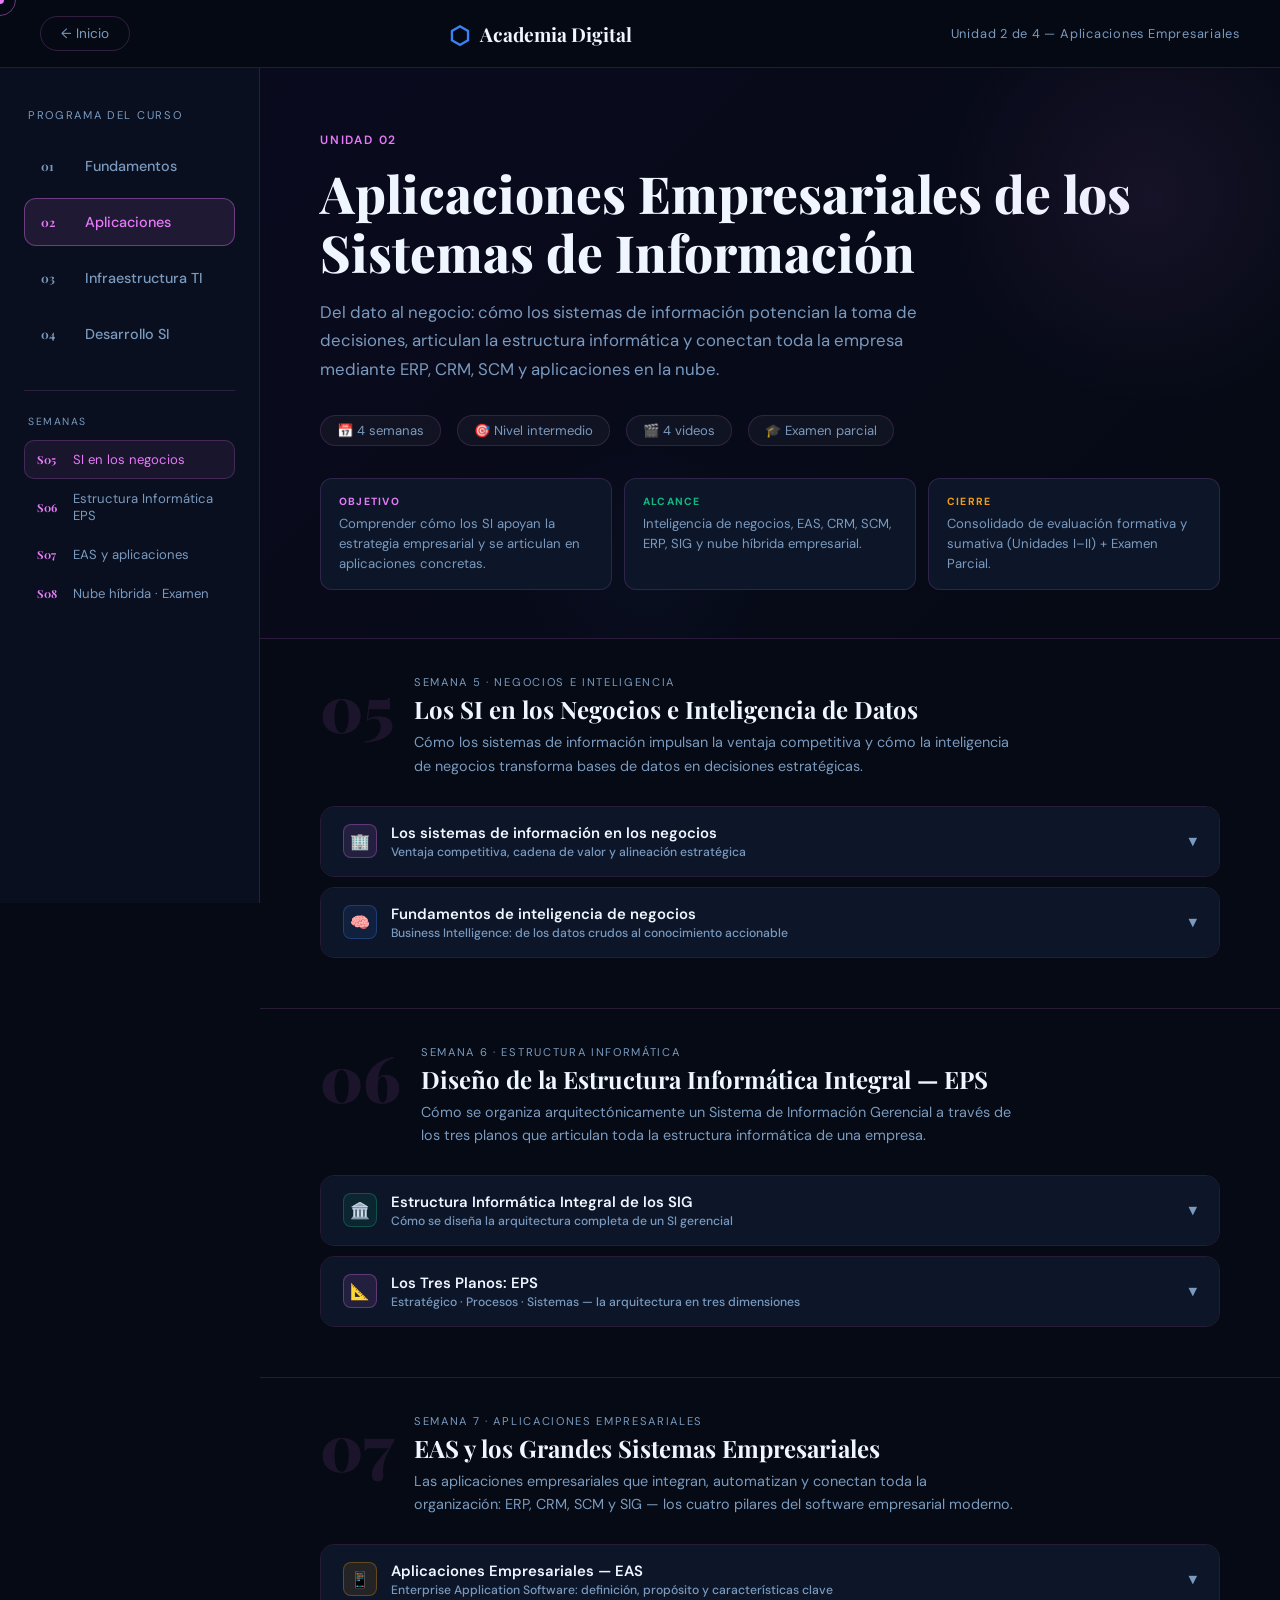
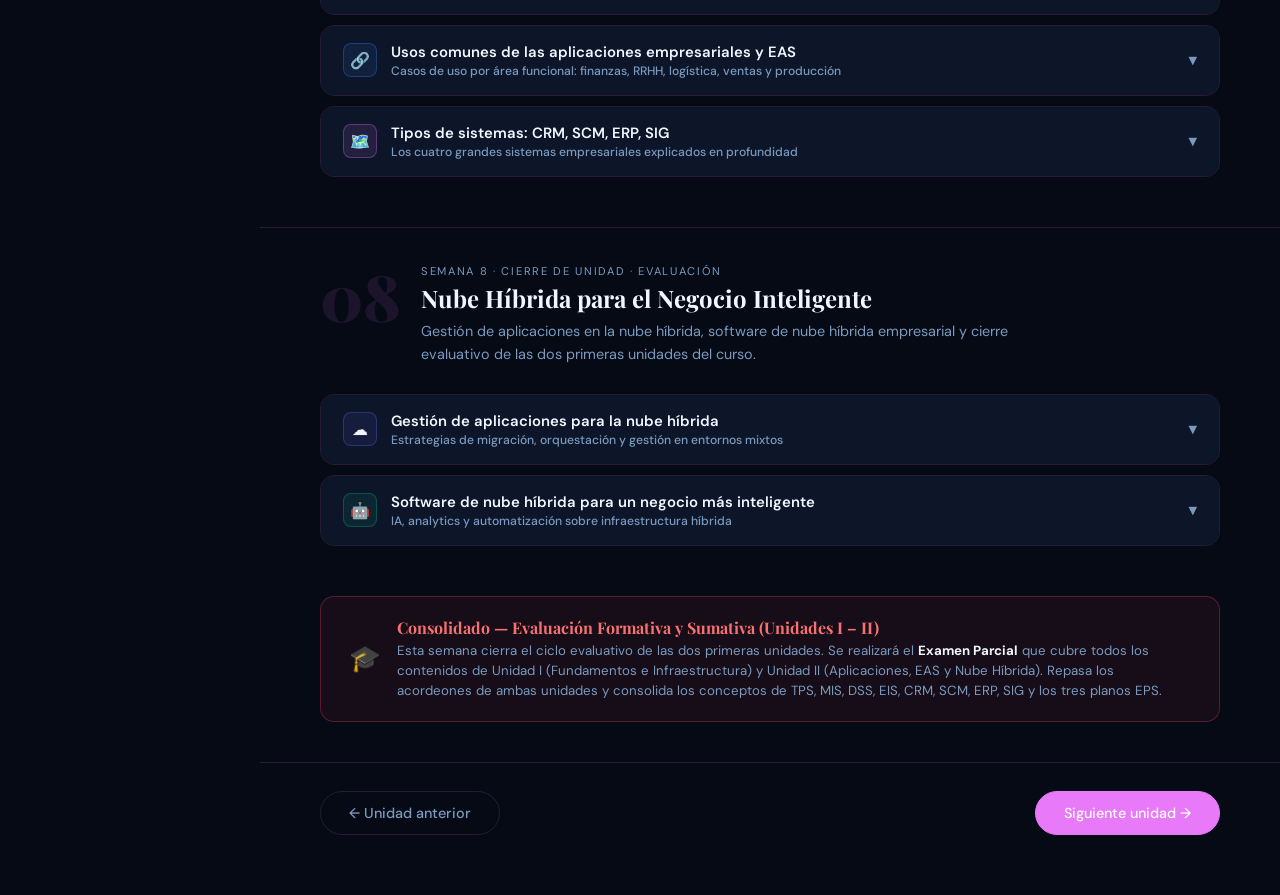
<file: unidad2.html>
<!DOCTYPE html>
<html lang="es">
<head>
  <meta charset="UTF-8" />
  <meta name="viewport" content="width=device-width, initial-scale=1.0" />
  <title>Unidad 02 — Aplicaciones Empresariales</title>
  <link href="https://fonts.googleapis.com/css2?family=Playfair+Display:ital,wght@0,400;0,700;0,900;1,400&family=DM+Sans:wght@300;400;500;600&display=swap" rel="stylesheet" />
  <style>
    :root {
      --bg-deep:#050a14;--bg-dark:#090f1e;--bg-card:#0d1629;--bg-card-hover:#111e38;
      --accent:#e879f9;--accent-glow:rgba(232,121,249,0.3);
      --accent-b:#3b82f6;--accent3:#10b981;--gold:#f59e0b;--rose:#f43f5e;
      --text-primary:#f0f6ff;--text-muted:#7a9abf;
      --border:rgba(232,121,249,0.15);--border-hover:rgba(232,121,249,0.4);
      --font-display:'Playfair Display',Georgia,serif;--font-body:'DM Sans',system-ui,sans-serif;
      --radius:16px;--transition:cubic-bezier(0.4,0,0.2,1);
    }
    *,*::before,*::after{margin:0;padding:0;box-sizing:border-box;}
    html{scroll-behavior:smooth;overflow-x:hidden;}
    body{font-family:var(--font-body);background:var(--bg-deep);color:var(--text-primary);cursor:none;overflow-x:hidden;}

    .cursor{position:fixed;width:8px;height:8px;background:var(--accent);border-radius:50%;pointer-events:none;z-index:9999;transform:translate(-50%,-50%);transition:transform 0.1s,background 0.2s;}
    .cursor-follower{position:fixed;width:32px;height:32px;border:1.5px solid rgba(232,121,249,0.45);border-radius:50%;pointer-events:none;z-index:9998;transform:translate(-50%,-50%);transition:left 0.12s,top 0.12s,width 0.3s,height 0.3s,border-color 0.3s;}

    /* HEADER */
    .cat-header{position:sticky;top:0;z-index:100;display:flex;align-items:center;justify-content:space-between;padding:16px 40px;background:rgba(5,10,20,0.95);backdrop-filter:blur(20px);border-bottom:1px solid var(--border);}
    .back-btn{background:transparent;border:1px solid rgba(232,121,249,0.2);color:var(--text-muted);padding:8px 20px;border-radius:100px;font-family:var(--font-body);font-size:0.85rem;cursor:none;transition:all 0.3s;text-decoration:none;display:inline-block;}
    .back-btn:hover{border-color:var(--border-hover);color:var(--text-primary);background:rgba(232,121,249,0.07);}
    .logo{display:flex;align-items:center;gap:10px;font-family:var(--font-display);font-size:1.2rem;font-weight:700;color:var(--text-primary);text-decoration:none;}
    .logo-icon{font-size:1.5rem;color:var(--accent-b);animation:spin 12s linear infinite;display:inline-block;}
    @keyframes spin{from{transform:rotate(0deg)}to{transform:rotate(360deg)}}
    .cat-progress{font-size:0.8rem;color:var(--text-muted);letter-spacing:0.06em;}

    /* LAYOUT */
    .cat-layout{display:grid;grid-template-columns:260px 1fr;min-height:calc(100vh - 65px);}

    /* SIDEBAR */
    .sidebar{background:var(--bg-dark);border-right:1px solid var(--border);padding:40px 24px;position:sticky;top:65px;height:calc(100vh - 65px);overflow-y:auto;}
    .sidebar-title{font-size:0.7rem;letter-spacing:0.15em;text-transform:uppercase;color:var(--text-muted);margin-bottom:20px;padding-left:4px;}
    .unit-nav{display:flex;flex-direction:column;gap:8px;}
    .unit-btn{display:flex;align-items:center;gap:16px;padding:14px 16px;background:transparent;border:1px solid transparent;border-radius:12px;color:var(--text-muted);font-family:var(--font-body);cursor:none;transition:all 0.3s;text-align:left;width:100%;text-decoration:none;}
    .unit-btn:hover{background:var(--bg-card);border-color:rgba(232,121,249,0.2);color:var(--text-primary);}
    .unit-btn.active{background:rgba(232,121,249,0.1);border-color:rgba(232,121,249,0.38);color:var(--accent);}
    .unit-btn-num{font-family:var(--font-display);font-size:0.75rem;font-weight:700;min-width:28px;}
    .unit-btn-label{font-size:0.9rem;font-weight:500;}
    .sidebar-semanas{margin-top:32px;padding-top:24px;border-top:1px solid var(--border);}
    .sidebar-semanas-title{font-size:0.65rem;letter-spacing:0.15em;text-transform:uppercase;color:var(--text-muted);margin-bottom:12px;padding-left:4px;}
    .semana-link{display:flex;align-items:center;gap:10px;padding:10px 12px;border-radius:10px;color:var(--text-muted);font-size:0.82rem;text-decoration:none;transition:all 0.25s;border:1px solid transparent;}
    .semana-link:hover{background:var(--bg-card);color:var(--text-primary);border-color:var(--border);}
    .semana-link-num{font-family:var(--font-display);font-size:0.7rem;font-weight:700;color:var(--accent);min-width:26px;}

    /* MAIN */
    .cat-main{overflow-x:hidden;}

    /* HERO */
    .unidad-hero{padding:60px 60px 48px;background:linear-gradient(135deg,#0a0a1e,var(--bg-deep));border-bottom:1px solid var(--border);position:relative;overflow:hidden;animation:fadeUp 0.6s both;}
    .unidad-hero::before{content:'';position:absolute;top:-80px;right:-80px;width:420px;height:420px;background:radial-gradient(circle,rgba(232,121,249,0.07),transparent 70%);border-radius:50%;}
    .unidad-hero::after{content:'';position:absolute;bottom:-60px;left:25%;width:260px;height:260px;background:radial-gradient(circle,rgba(59,130,246,0.04),transparent 70%);border-radius:50%;}
    .unidad-tag{display:inline-block;font-size:0.75rem;letter-spacing:0.15em;text-transform:uppercase;color:var(--accent);margin-bottom:16px;font-weight:600;}
    .unidad-titulo{font-family:var(--font-display);font-size:clamp(2rem,4vw,3.2rem);font-weight:800;line-height:1.15;margin-bottom:16px;}
    .unidad-subtitulo{color:var(--text-muted);font-size:1.05rem;line-height:1.7;max-width:640px;margin-bottom:32px;}
    .unidad-meta{display:flex;gap:16px;flex-wrap:wrap;margin-bottom:32px;}
    .unidad-meta span{font-size:0.82rem;color:var(--text-muted);background:rgba(255,255,255,0.04);padding:6px 16px;border-radius:100px;border:1px solid var(--border);}

    /* RESUMEN EJECUTIVO */
    .resumen-grid{display:grid;grid-template-columns:repeat(3,1fr);gap:12px;position:relative;z-index:1;}
    .resumen-item{background:var(--bg-card);border:1px solid var(--border);border-radius:12px;padding:16px 18px;}
    .resumen-label{font-size:0.65rem;letter-spacing:0.12em;text-transform:uppercase;font-weight:700;margin-bottom:6px;}
    .resumen-item p{font-size:0.82rem;color:var(--text-muted);line-height:1.5;}

    /* EXAMEN BADGE */
    .examen-badge{margin:0 60px 0;padding:20px 28px;background:rgba(244,63,94,0.07);border:1px solid rgba(244,63,94,0.3);border-radius:14px;display:flex;align-items:center;gap:16px;}
    .examen-icon{font-size:1.6rem;flex-shrink:0;}
    .examen-title{font-family:var(--font-display);font-size:1rem;font-weight:700;color:#f87171;margin-bottom:3px;}
    .examen-text{font-size:0.83rem;color:var(--text-muted);line-height:1.5;}

    /* SEMANA SECTION */
    .semana-section{border-bottom:1px solid var(--border);}
    .semana-header-main{display:flex;align-items:flex-start;gap:20px;padding:36px 60px 28px;}
    .semana-num-big{font-family:var(--font-display);font-size:4rem;font-weight:900;color:rgba(232,121,249,0.1);line-height:1;flex-shrink:0;}
    .semana-week-tag{font-size:0.7rem;letter-spacing:0.15em;text-transform:uppercase;color:var(--text-muted);margin-bottom:4px;}
    .semana-titulo{font-family:var(--font-display);font-size:1.5rem;font-weight:700;margin-bottom:6px;}
    .semana-intro{color:var(--text-muted);font-size:0.9rem;line-height:1.6;max-width:600px;}

    /* TEMAS */
    .temas-container{padding:0 60px 40px;}

    .tema-acordeon{border:1px solid var(--border);border-radius:14px;overflow:hidden;margin-bottom:10px;transition:border-color 0.3s;}
    .tema-acordeon:hover{border-color:var(--border-hover);}
    .tema-acordeon.open{border-color:rgba(232,121,249,0.4);}

    .tema-trigger{width:100%;display:flex;align-items:center;justify-content:space-between;padding:16px 22px;background:var(--bg-card);border:none;color:var(--text-primary);font-family:var(--font-body);font-size:0.95rem;font-weight:500;cursor:none;transition:background 0.25s;text-align:left;gap:12px;}
    .tema-trigger:hover{background:var(--bg-card-hover);}
    .tema-acordeon.open .tema-trigger{background:rgba(232,121,249,0.07);}
    .tema-trigger-left{display:flex;align-items:center;gap:14px;flex:1;min-width:0;}
    .tema-icon{width:34px;height:34px;border-radius:8px;display:flex;align-items:center;justify-content:center;font-size:1rem;flex-shrink:0;border:1px solid var(--border);}
    .tema-nombre{font-weight:600;font-size:0.93rem;}
    .tema-desc-short{font-size:0.76rem;color:var(--text-muted);margin-top:1px;}
    .tema-chevron{color:var(--text-muted);font-size:0.7rem;transition:transform 0.35s var(--transition);flex-shrink:0;}
    .tema-acordeon.open .tema-chevron{transform:rotate(180deg);color:var(--accent);}

    .tema-body{max-height:0;overflow:hidden;transition:max-height 0.55s var(--transition);}
    .tema-acordeon.open .tema-body{max-height:3000px;}
    .tema-content{padding:26px 22px 28px;background:rgba(9,15,30,0.7);border-top:1px solid var(--border);}

    /* CONTENIDO */
    .content-section{margin-bottom:22px;}
    .content-section:last-child{margin-bottom:0;}
    .content-title{font-family:var(--font-display);font-size:1rem;font-weight:700;margin-bottom:10px;color:var(--text-primary);}
    .content-text{color:var(--text-muted);font-size:0.87rem;line-height:1.75;}

    /* MINI CARDS */
    .mini-cards{display:grid;grid-template-columns:repeat(auto-fill,minmax(190px,1fr));gap:10px;margin-top:12px;}
    .mini-card{background:var(--bg-deep);border:1px solid var(--border);border-radius:10px;padding:14px 16px;transition:border-color 0.25s,transform 0.25s;}
    .mini-card:hover{border-color:var(--border-hover);transform:translateY(-3px);}
    .mini-card-label{font-size:0.62rem;letter-spacing:0.1em;text-transform:uppercase;font-weight:700;margin-bottom:5px;}
    .mini-card-title{font-size:0.86rem;font-weight:600;margin-bottom:4px;}
    .mini-card-text{font-size:0.77rem;color:var(--text-muted);line-height:1.5;}

    /* NIVELES STACK */
    .niveles-stack{display:flex;flex-direction:column;gap:8px;margin-top:12px;}
    .nivel-item{display:flex;align-items:flex-start;gap:14px;background:var(--bg-deep);border:1px solid var(--border);border-radius:10px;padding:14px 16px;border-left:3px solid;}
    .nivel-sigla{font-family:var(--font-display);font-size:1.1rem;font-weight:900;min-width:52px;flex-shrink:0;}
    .nivel-badge{font-size:0.62rem;letter-spacing:0.08em;text-transform:uppercase;font-weight:700;min-width:72px;padding-top:1px;flex-shrink:0;}
    .nivel-info-title{font-size:0.87rem;font-weight:600;margin-bottom:2px;}
    .nivel-info-text{font-size:0.77rem;color:var(--text-muted);line-height:1.5;}

    /* PILARES GRID */
    .pilares-grid{display:grid;grid-template-columns:repeat(auto-fill,minmax(160px,1fr));gap:10px;margin-top:12px;}
    .pilar-card{background:var(--bg-deep);border:1px solid var(--border);border-radius:10px;padding:16px;text-align:center;transition:all 0.3s;}
    .pilar-card:hover{border-color:var(--border-hover);background:var(--bg-card);}
    .pilar-num{font-family:var(--font-display);font-size:1.6rem;font-weight:900;color:rgba(232,121,249,0.18);margin-bottom:6px;}
    .pilar-title{font-size:0.84rem;font-weight:700;margin-bottom:4px;}
    .pilar-text{font-size:0.75rem;color:var(--text-muted);line-height:1.5;}

    /* APPS GRID — tarjetas grandes para CRM/SCM/ERP/SIG */
    .apps-grid{display:grid;grid-template-columns:repeat(2,1fr);gap:12px;margin-top:12px;}
    .app-card{background:var(--bg-deep);border:1px solid var(--border);border-radius:12px;padding:18px 20px;transition:all 0.3s;position:relative;overflow:hidden;}
    .app-card::before{content:'';position:absolute;top:0;left:0;right:0;height:2px;background:var(--app-color,var(--accent));opacity:0.6;}
    .app-card:hover{border-color:var(--border-hover);transform:translateY(-4px);box-shadow:0 16px 40px rgba(0,0,0,0.35);}
    .app-card-head{display:flex;align-items:center;gap:12px;margin-bottom:10px;}
    .app-sigla{font-family:var(--font-display);font-size:1.5rem;font-weight:900;color:var(--app-color,var(--accent));}
    .app-name{font-size:0.75rem;color:var(--text-muted);line-height:1.3;}
    .app-name strong{display:block;font-size:0.88rem;color:var(--text-primary);font-weight:600;}
    .app-desc{font-size:0.80rem;color:var(--text-muted);line-height:1.6;margin-bottom:10px;}
    .app-examples{display:flex;flex-wrap:wrap;gap:6px;}
    .app-tag{font-size:0.68rem;padding:3px 10px;border-radius:100px;border:1px solid;font-weight:500;}

    /* TRES PLANOS */
    .planos-grid{display:grid;grid-template-columns:repeat(3,1fr);gap:12px;margin-top:12px;}
    .plano-card{background:var(--bg-deep);border:1px solid var(--border);border-radius:12px;padding:18px;text-align:center;transition:all 0.3s;position:relative;}
    .plano-card:hover{border-color:var(--border-hover);transform:translateY(-4px);}
    .plano-icon{font-size:1.8rem;margin-bottom:10px;}
    .plano-title{font-family:var(--font-display);font-size:0.95rem;font-weight:700;margin-bottom:6px;}
    .plano-subtitle{font-size:0.72rem;color:var(--accent);text-transform:uppercase;letter-spacing:0.08em;margin-bottom:8px;font-weight:600;}
    .plano-text{font-size:0.77rem;color:var(--text-muted);line-height:1.55;}

    /* HIGHLIGHT BOXES */
    .highlight-box{background:rgba(232,121,249,0.05);border:1px solid rgba(232,121,249,0.2);border-radius:10px;padding:16px 18px;margin-top:14px;}
    .highlight-box.blue{background:rgba(59,130,246,0.06);border-color:rgba(59,130,246,0.22);}
    .highlight-box.green{background:rgba(16,185,129,0.06);border-color:rgba(16,185,129,0.22);}
    .highlight-box.gold{background:rgba(245,158,11,0.06);border-color:rgba(245,158,11,0.22);}
    .highlight-box.red{background:rgba(248,113,113,0.07);border-color:rgba(248,113,113,0.22);}
    .highlight-label{font-size:0.63rem;letter-spacing:0.1em;text-transform:uppercase;font-weight:700;margin-bottom:6px;}
    .highlight-box p{font-size:0.83rem;color:var(--text-muted);line-height:1.6;}

    /* COMPARE TABLE */
    .compare-table{width:100%;border-collapse:collapse;margin-top:12px;font-size:0.81rem;}
    .compare-table th{text-align:left;padding:10px 14px;background:rgba(232,121,249,0.07);color:var(--accent);font-weight:600;letter-spacing:0.04em;border-bottom:1px solid var(--border);}
    .compare-table td{padding:10px 14px;border-bottom:1px solid rgba(232,121,249,0.06);color:var(--text-muted);vertical-align:top;line-height:1.5;}
    .compare-table tr:last-child td{border-bottom:none;}
    .compare-table tr:hover td{background:rgba(232,121,249,0.03);}
    .compare-table td:first-child{color:var(--text-primary);font-weight:500;}

    /* VIDEO */
    .video-section{margin-top:20px;}
    .video-label-bar{font-size:0.72rem;color:var(--text-muted);padding:8px 14px;background:rgba(255,255,255,0.03);border:1px solid var(--border);border-radius:10px 10px 0 0;letter-spacing:0.04em;}
    .video-frame{border-radius:0 0 10px 10px;overflow:hidden;background:#000;}
    .video-frame iframe{width:100%;height:210px;border:none;display:block;}

    /* NAV BOTTOM */
    .unit-nav-bottom{display:flex;justify-content:space-between;align-items:center;padding:28px 60px 60px;}
    .nav-prev,.nav-next{padding:12px 28px;border-radius:100px;font-family:var(--font-body);font-size:0.9rem;font-weight:500;cursor:none;transition:all 0.3s;text-decoration:none;display:inline-block;}
    .nav-prev{background:transparent;border:1px solid var(--border);color:var(--text-muted);}
    .nav-prev:hover{border-color:var(--border-hover);color:var(--text-primary);}
    .nav-next{background:var(--accent);border:1px solid var(--accent);color:#fff;}
    .nav-next:hover{filter:brightness(1.1);box-shadow:0 8px 24px var(--accent-glow);transform:translateY(-2px);}

    @keyframes fadeUp{from{opacity:0;transform:translateY(24px)}to{opacity:1;transform:translateY(0)}}

    ::-webkit-scrollbar{width:6px;}
    ::-webkit-scrollbar-track{background:var(--bg-deep);}
    ::-webkit-scrollbar-thumb{background:rgba(232,121,249,0.25);border-radius:100px;}
    ::-webkit-scrollbar-thumb:hover{background:rgba(232,121,249,0.5);}

    @media(max-width:900px){
      .cat-layout{grid-template-columns:1fr;}
      .sidebar{position:static;height:auto;border-right:none;border-bottom:1px solid var(--border);padding:24px;}
      .unit-nav{flex-direction:row;flex-wrap:wrap;}
      .semana-header-main,.temas-container,.unit-nav-bottom,.examen-badge{padding-left:24px;padding-right:24px;}
      .unidad-hero{padding:40px 24px 36px;}
      .resumen-grid,.apps-grid,.planos-grid{grid-template-columns:1fr;}
    }
    @media(max-width:680px){
      .cat-header{padding:12px 20px;}
      .cat-progress{display:none;}
      .cursor,.cursor-follower{display:none;}
      body{cursor:default;}
      .mini-cards,.pilares-grid{grid-template-columns:1fr;}
    }
  </style>
</head>
<body>

<div class="cursor"></div>
<div class="cursor-follower"></div>

<header class="cat-header">
  <a href="index.html" class="back-btn">← Inicio</a>
  <a href="index.html" class="logo"><span class="logo-icon">⬡</span><span>Academia Digital</span></a>
  <div class="cat-progress">Unidad 2 de 4 — Aplicaciones Empresariales</div>
</header>

<div class="cat-layout">

  <!-- SIDEBAR -->
  <aside class="sidebar">
    <p class="sidebar-title">Programa del curso</p>
    <nav class="unit-nav">
      <a class="unit-btn" href="unidad1.html"><span class="unit-btn-num">01</span><span class="unit-btn-label">Fundamentos</span></a>
      <a class="unit-btn active" href="unidad2.html"><span class="unit-btn-num">02</span><span class="unit-btn-label">Aplicaciones</span></a>
      <a class="unit-btn" href="unidad3.html"><span class="unit-btn-num">03</span><span class="unit-btn-label">Infraestructura TI</span></a>
      <a class="unit-btn" href="unidad4.html"><span class="unit-btn-num">04</span><span class="unit-btn-label">Desarrollo SI</span></a>
    </nav>
    <div class="sidebar-semanas">
      <p class="sidebar-semanas-title">Semanas</p>
      <a href="#semana05" class="semana-link"><span class="semana-link-num">S05</span>SI en los negocios</a>
      <a href="#semana06" class="semana-link"><span class="semana-link-num">S06</span>Estructura Informática EPS</a>
      <a href="#semana07" class="semana-link"><span class="semana-link-num">S07</span>EAS y aplicaciones</a>
      <a href="#semana08" class="semana-link"><span class="semana-link-num">S08</span>Nube híbrida · Examen</a>
    </div>
  </aside>

  <main class="cat-main">

    <!-- HERO -->
    <div class="unidad-hero">
      <div class="unidad-tag">Unidad 02</div>
      <h1 class="unidad-titulo">Aplicaciones Empresariales de los Sistemas de Información</h1>
      <p class="unidad-subtitulo">Del dato al negocio: cómo los sistemas de información potencian la toma de decisiones, articulan la estructura informática y conectan toda la empresa mediante ERP, CRM, SCM y aplicaciones en la nube.</p>
      <div class="unidad-meta">
        <span>📅 4 semanas</span><span>🎯 Nivel intermedio</span><span>🎬 4 videos</span><span>🎓 Examen parcial</span>
      </div>
      <div class="resumen-grid">
        <div class="resumen-item"><div class="resumen-label" style="color:var(--accent)">Objetivo</div><p>Comprender cómo los SI apoyan la estrategia empresarial y se articulan en aplicaciones concretas.</p></div>
        <div class="resumen-item"><div class="resumen-label" style="color:var(--accent3)">Alcance</div><p>Inteligencia de negocios, EAS, CRM, SCM, ERP, SIG y nube híbrida empresarial.</p></div>
        <div class="resumen-item"><div class="resumen-label" style="color:var(--gold)">Cierre</div><p>Consolidado de evaluación formativa y sumativa (Unidades I–II) + Examen Parcial.</p></div>
      </div>
    </div>

    <!-- ══════════════════════════════════════ -->
    <!-- SEMANA 05 -->
    <!-- ══════════════════════════════════════ -->
    <section class="semana-section" id="semana05">
      <div class="semana-header-main">
        <div class="semana-num-big">05</div>
        <div>
          <div class="semana-week-tag">Semana 5 · Negocios e Inteligencia</div>
          <h2 class="semana-titulo">Los SI en los Negocios e Inteligencia de Datos</h2>
          <p class="semana-intro">Cómo los sistemas de información impulsan la ventaja competitiva y cómo la inteligencia de negocios transforma bases de datos en decisiones estratégicas.</p>
        </div>
      </div>
      <div class="temas-container">

        <!-- 5.1 SI en los negocios -->
        <div class="tema-acordeon">
          <button class="tema-trigger">
            <div class="tema-trigger-left">
              <div class="tema-icon" style="background:rgba(232,121,249,0.1);border-color:rgba(232,121,249,0.3);">🏢</div>
              <div><div class="tema-nombre">Los sistemas de información en los negocios</div><div class="tema-desc-short">Ventaja competitiva, cadena de valor y alineación estratégica</div></div>
            </div>
            <span class="tema-chevron">▼</span>
          </button>
          <div class="tema-body"><div class="tema-content">
            <div class="content-section">
              <div class="content-title">El SI como motor del negocio</div>
              <p class="content-text">Los sistemas de información ya no son solo soporte técnico; son <strong style="color:var(--text-primary)">fuente directa de ventaja competitiva</strong>. Según el modelo de Porter, las empresas pueden usar los SI para reducir costos, diferenciar productos, abrir nuevos mercados o cambiar el modelo de negocio por completo.</p>
              <p class="content-text" style="margin-top:10px;">La cadena de valor de Porter identifica actividades primarias (logística, producción, ventas, servicio) y de apoyo (RRHH, TI, abastecimiento) donde los SI generan eficiencia y diferenciación.</p>
            </div>
            <div class="content-section">
              <div class="content-title">Usos estratégicos de los SI en los negocios</div>
              <div class="mini-cards">
                <div class="mini-card"><div class="mini-card-label" style="color:var(--accent)">Eficiencia operativa</div><div class="mini-card-title">Automatización</div><div class="mini-card-text">Reducir tiempos y costos en procesos repetitivos: facturación, inventario, nómina.</div></div>
                <div class="mini-card"><div class="mini-card-label" style="color:var(--accent3)">Diferenciación</div><div class="mini-card-title">Personalización</div><div class="mini-card-text">Usar datos de clientes para ofrecer productos y experiencias únicas y relevantes.</div></div>
                <div class="mini-card"><div class="mini-card-label" style="color:var(--gold)">Nuevos mercados</div><div class="mini-card-title">Expansión digital</div><div class="mini-card-text">E-commerce, marketplaces y plataformas digitales que no requieren presencia física.</div></div>
                <div class="mini-card"><div class="mini-card-label" style="color:var(--accent-b)">Toma de decisiones</div><div class="mini-card-title">Data-driven</div><div class="mini-card-text">Pasar de decisiones intuitivas a decisiones basadas en evidencia y análisis de datos.</div></div>
              </div>
            </div>
            <div class="highlight-box blue"><div class="highlight-label" style="color:var(--accent-b)">📌 Caso real</div><p>Amazon usa sus SI para ajustar precios millones de veces al día, anticipar qué productos comprarás antes de que busques, y optimizar rutas de entrega en tiempo real. Todo ello son ventajas competitivas sostenidas por sistemas de información avanzados.</p></div>
          </div></div>
        </div>

        <!-- 5.2 Inteligencia de negocios -->
        <div class="tema-acordeon">
          <button class="tema-trigger">
            <div class="tema-trigger-left">
              <div class="tema-icon" style="background:rgba(59,130,246,0.1);border-color:rgba(59,130,246,0.3);">🧠</div>
              <div><div class="tema-nombre">Fundamentos de inteligencia de negocios</div><div class="tema-desc-short">Business Intelligence: de los datos crudos al conocimiento accionable</div></div>
            </div>
            <span class="tema-chevron">▼</span>
          </button>
          <div class="tema-body"><div class="tema-content">
            <div class="content-section">
              <div class="content-title">¿Qué es Business Intelligence (BI)?</div>
              <p class="content-text">Business Intelligence es el conjunto de tecnologías, procesos y metodologías que permiten <strong style="color:var(--text-primary)">recopilar, integrar, analizar y presentar datos empresariales</strong> para apoyar decisiones más rápidas y fundamentadas. El BI convierte datos históricos y actuales en patrones, tendencias y alertas accionables.</p>
            </div>
            <div class="content-section">
              <div class="content-title">Arquitectura de un sistema BI</div>
              <div class="niveles-stack">
                <div class="nivel-item" style="border-left-color:#6b7280;"><div class="nivel-sigla" style="color:#6b7280;font-size:0.9rem;min-width:70px;">Fuentes</div><div><div class="nivel-info-title">Datos operacionales y externos</div><div class="nivel-info-text">ERP, CRM, hojas de cálculo, APIs externas, redes sociales, sensores IoT.</div></div></div>
                <div class="nivel-item" style="border-left-color:#3b82f6;"><div class="nivel-sigla" style="color:#3b82f6;font-size:0.9rem;min-width:70px;">ETL</div><div><div class="nivel-info-title">Extract, Transform, Load</div><div class="nivel-info-text">Los datos se extraen, limpian, transforman y cargan en el repositorio central.</div></div></div>
                <div class="nivel-item" style="border-left-color:#e879f9;"><div class="nivel-sigla" style="color:#e879f9;font-size:0.9rem;min-width:70px;">DWH</div><div><div class="nivel-info-title">Data Warehouse</div><div class="nivel-info-text">Repositorio centralizado, optimizado para consultas analíticas rápidas a gran escala.</div></div></div>
                <div class="nivel-item" style="border-left-color:#10b981;"><div class="nivel-sigla" style="color:#10b981;font-size:0.9rem;min-width:70px;">OLAP</div><div><div class="nivel-info-title">Análisis multidimensional</div><div class="nivel-info-text">Cubos de datos para análisis por múltiples dimensiones: tiempo, región, producto, canal.</div></div></div>
                <div class="nivel-item" style="border-left-color:#f59e0b;"><div class="nivel-sigla" style="color:#f59e0b;font-size:0.9rem;min-width:70px;">Dashb.</div><div><div class="nivel-info-title">Visualización — Power BI, Tableau, Looker</div><div class="nivel-info-text">Dashboards interactivos, reportes y alertas que comunican insights a los tomadores de decisiones.</div></div></div>
              </div>
            </div>
            <div class="content-section">
              <div class="content-title">Bases de datos y administración de la información</div>
              <p class="content-text">La base del BI es una gestión sólida de bases de datos. Los sistemas gestores (SGBD) más usados son SQL Server, Oracle, PostgreSQL y MySQL para datos estructurados; MongoDB y Cassandra para datos no estructurados. El gobierno de datos (Data Governance) asegura calidad, seguridad y trazabilidad.</p>
            </div>
            <div class="video-section">
              <div class="video-label-bar">📹 Video de la semana — SI en los Negocios y Business Intelligence</div>
              <div class="video-frame"><iframe src="https://www.youtube.com/embed/Pmdps2kK_5M" title="Business Intelligence" allow="accelerometer; autoplay; clipboard-write; encrypted-media; gyroscope; picture-in-picture" allowfullscreen></iframe></div>
            </div>
          </div></div>
        </div>

      </div>
    </section>

    <!-- ══════════════════════════════════════ -->
    <!-- SEMANA 06 -->
    <!-- ══════════════════════════════════════ -->
    <section class="semana-section" id="semana06">
      <div class="semana-header-main">
        <div class="semana-num-big">06</div>
        <div>
          <div class="semana-week-tag">Semana 6 · Estructura Informática</div>
          <h2 class="semana-titulo">Diseño de la Estructura Informática Integral — EPS</h2>
          <p class="semana-intro">Cómo se organiza arquitectónicamente un Sistema de Información Gerencial a través de los tres planos que articulan toda la estructura informática de una empresa.</p>
        </div>
      </div>
      <div class="temas-container">

        <!-- 6.1 Estructura informática integral -->
        <div class="tema-acordeon">
          <button class="tema-trigger">
            <div class="tema-trigger-left">
              <div class="tema-icon" style="background:rgba(16,185,129,0.1);border-color:rgba(16,185,129,0.3);">🏛️</div>
              <div><div class="tema-nombre">Estructura Informática Integral de los SIG</div><div class="tema-desc-short">Cómo se diseña la arquitectura completa de un SI gerencial</div></div>
            </div>
            <span class="tema-chevron">▼</span>
          </button>
          <div class="tema-body"><div class="tema-content">
            <div class="content-section">
              <div class="content-title">¿Qué es la estructura informática integral?</div>
              <p class="content-text">Es el diseño holístico de todos los componentes —personas, procesos, datos y tecnología— que forman el sistema de información gerencial de una organización. El objetivo es que todos los niveles de la empresa (operativo, táctico y estratégico) estén correctamente servidos por la información que necesitan, en el momento que la necesitan.</p>
            </div>
            <div class="content-section">
              <div class="content-title">Principios de diseño</div>
              <div class="mini-cards">
                <div class="mini-card"><div class="mini-card-label" style="color:var(--accent)">Integración</div><div class="mini-card-title">Un solo flujo</div><div class="mini-card-text">Todos los módulos comparten datos en tiempo real. Ningún silo de información.</div></div>
                <div class="mini-card"><div class="mini-card-label" style="color:var(--accent3)">Escalabilidad</div><div class="mini-card-title">Diseñado para crecer</div><div class="mini-card-text">La arquitectura soporta el crecimiento del negocio sin rediseños costosos.</div></div>
                <div class="mini-card"><div class="mini-card-label" style="color:var(--gold)">Seguridad</div><div class="mini-card-title">Por capas</div><div class="mini-card-text">Controles de acceso según rol y nivel jerárquico. Auditoría completa.</div></div>
                <div class="mini-card"><div class="mini-card-label" style="color:var(--accent-b)">Disponibilidad</div><div class="mini-card-title">Alta disponibilidad</div><div class="mini-card-text">Redundancia y planes de recuperación ante fallos para garantizar continuidad.</div></div>
              </div>
            </div>
          </div></div>
        </div>

        <!-- 6.2 Tres planos EPS -->
        <div class="tema-acordeon">
          <button class="tema-trigger">
            <div class="tema-trigger-left">
              <div class="tema-icon" style="background:rgba(232,121,249,0.1);border-color:rgba(232,121,249,0.3);">📐</div>
              <div><div class="tema-nombre">Los Tres Planos: EPS</div><div class="tema-desc-short">Estratégico · Procesos · Sistemas — la arquitectura en tres dimensiones</div></div>
            </div>
            <span class="tema-chevron">▼</span>
          </button>
          <div class="tema-body"><div class="tema-content">
            <div class="content-section">
              <div class="content-title">La arquitectura EPS en tres planos</div>
              <p class="content-text">El modelo de los Tres Planos organiza la estructura informática de una empresa de forma que cada dimensión responda a una pregunta distinta: <strong style="color:var(--text-primary)">¿Qué queremos lograr? ¿Cómo lo hacemos? ¿Con qué lo hacemos?</strong></p>
              <div class="planos-grid">
                <div class="plano-card">
                  <div class="plano-icon">🎯</div>
                  <div class="plano-title">Plano Estratégico</div>
                  <div class="plano-subtitle" style="color:var(--accent)">Capa E</div>
                  <p class="plano-text">Define los objetivos del negocio, la visión tecnológica y las metas que el SI debe alcanzar. Responde: <em>¿Por qué y para qué existe el sistema?</em> Incluye KPIs, cuadro de mando y alineación con el plan de negocio.</p>
                </div>
                <div class="plano-card">
                  <div class="plano-icon">⚙️</div>
                  <div class="plano-title">Plano de Procesos</div>
                  <div class="plano-subtitle" style="color:var(--accent3)">Capa P</div>
                  <p class="plano-text">Mapea los flujos de trabajo, roles, responsabilidades y reglas de negocio. Responde: <em>¿Cómo fluye la información entre personas y áreas?</em> Usa herramientas como BPMN y diagramas de flujo.</p>
                </div>
                <div class="plano-card">
                  <div class="plano-icon">🖥️</div>
                  <div class="plano-title">Plano de Sistemas</div>
                  <div class="plano-subtitle" style="color:var(--gold)">Capa S</div>
                  <p class="plano-text">Especifica la arquitectura técnica: hardware, software, bases de datos, redes e integraciones. Responde: <em>¿Con qué tecnología se implementa?</em> Incluye diagramas de arquitectura y contratos de APIs.</p>
                </div>
              </div>
            </div>
            <div class="highlight-box green"><div class="highlight-label" style="color:var(--accent3)">✅ Por qué importa</div><p>Un fallo frecuente en las empresas es diseñar solo el plano de sistemas (comprar software) sin definir primero el plano estratégico y de procesos. Esto resulta en herramientas que nadie usa o que no responden a las necesidades reales del negocio.</p></div>
            <div class="video-section">
              <div class="video-label-bar">📹 Video de la semana — Estructura Informática y Diseño de SIG</div>
              <div class="video-frame"><iframe src="https://www.youtube.com/embed/B-8gqC1GYPE" title="Diseño de Sistemas de Información" allow="accelerometer; autoplay; clipboard-write; encrypted-media; gyroscope; picture-in-picture" allowfullscreen></iframe></div>
            </div>
          </div></div>
        </div>

      </div>
    </section>

    <!-- ══════════════════════════════════════ -->
    <!-- SEMANA 07 -->
    <!-- ══════════════════════════════════════ -->
    <section class="semana-section" id="semana07">
      <div class="semana-header-main">
        <div class="semana-num-big">07</div>
        <div>
          <div class="semana-week-tag">Semana 7 · Aplicaciones Empresariales</div>
          <h2 class="semana-titulo">EAS y los Grandes Sistemas Empresariales</h2>
          <p class="semana-intro">Las aplicaciones empresariales que integran, automatizan y conectan toda la organización: ERP, CRM, SCM y SIG — los cuatro pilares del software empresarial moderno.</p>
        </div>
      </div>
      <div class="temas-container">

        <!-- 7.1 EAS -->
        <div class="tema-acordeon">
          <button class="tema-trigger">
            <div class="tema-trigger-left">
              <div class="tema-icon" style="background:rgba(245,158,11,0.1);border-color:rgba(245,158,11,0.3);">📱</div>
              <div><div class="tema-nombre">Aplicaciones Empresariales — EAS</div><div class="tema-desc-short">Enterprise Application Software: definición, propósito y características clave</div></div>
            </div>
            <span class="tema-chevron">▼</span>
          </button>
          <div class="tema-body"><div class="tema-content">
            <div class="content-section">
              <div class="content-title">¿Qué es el Enterprise Application Software (EAS)?</div>
              <p class="content-text">El EAS es software diseñado específicamente para las necesidades de las organizaciones empresariales a gran escala. A diferencia del software de productividad personal, el EAS gestiona <strong style="color:var(--text-primary)">procesos críticos de negocio de forma integrada</strong>: finanzas, logística, ventas, producción, recursos humanos y más.</p>
              <p class="content-text" style="margin-top:10px;">Sus características distintivas son: multiusuario concurrente, altamente parametrizable, integración entre módulos, auditoría y trazabilidad, y capacidad de escalar con el negocio.</p>
            </div>
            <div class="content-section">
              <div class="content-title">Características del EAS moderno</div>
              <div class="mini-cards">
                <div class="mini-card"><div class="mini-card-label" style="color:var(--gold)">Integración</div><div class="mini-card-title">Datos compartidos</div><div class="mini-card-text">Todos los módulos acceden a la misma base de datos central. Elimina duplicidades.</div></div>
                <div class="mini-card"><div class="mini-card-label" style="color:var(--accent)">Tiempo real</div><div class="mini-card-title">Visibilidad total</div><div class="mini-card-text">Los cambios en un área se reflejan inmediatamente en todas las demás áreas relacionadas.</div></div>
                <div class="mini-card"><div class="mini-card-label" style="color:var(--accent3)">Modularidad</div><div class="mini-card-title">Implementación gradual</div><div class="mini-card-text">Se puede implementar módulo a módulo según las prioridades y el presupuesto disponible.</div></div>
                <div class="mini-card"><div class="mini-card-label" style="color:var(--accent-b)">Compliance</div><div class="mini-card-title">Cumplimiento normativo</div><div class="mini-card-text">Soporte para regulaciones fiscales, laborales y contables de cada país o industria.</div></div>
              </div>
            </div>
          </div></div>
        </div>

        <!-- 7.2 Usos comunes EAS -->
        <div class="tema-acordeon">
          <button class="tema-trigger">
            <div class="tema-trigger-left">
              <div class="tema-icon" style="background:rgba(59,130,246,0.1);border-color:rgba(59,130,246,0.3);">🔗</div>
              <div><div class="tema-nombre">Usos comunes de las aplicaciones empresariales y EAS</div><div class="tema-desc-short">Casos de uso por área funcional: finanzas, RRHH, logística, ventas y producción</div></div>
            </div>
            <span class="tema-chevron">▼</span>
          </button>
          <div class="tema-body"><div class="tema-content">
            <div class="content-section">
              <div class="content-title">Aplicaciones por área funcional</div>
              <div class="niveles-stack">
                <div class="nivel-item" style="border-left-color:#3b82f6;"><div class="nivel-sigla" style="color:#3b82f6;font-size:0.9rem;min-width:76px;">Finanzas</div><div><div class="nivel-info-title">Contabilidad, tesorería y control presupuestal</div><div class="nivel-info-text">Gestión de cuentas por pagar/cobrar, libro mayor, flujo de caja, presupuestos y reportes financieros regulatorios.</div></div></div>
                <div class="nivel-item" style="border-left-color:#10b981;"><div class="nivel-sigla" style="color:#10b981;font-size:0.9rem;min-width:76px;">RRHH</div><div><div class="nivel-info-title">Gestión de personas y talento</div><div class="nivel-info-text">Nómina, control de asistencia, reclutamiento, evaluaciones de desempeño y plan de carrera.</div></div></div>
                <div class="nivel-item" style="border-left-color:#f59e0b;"><div class="nivel-sigla" style="color:#f59e0b;font-size:0.9rem;min-width:76px;">Logística</div><div><div class="nivel-info-title">Inventario, almacén y distribución</div><div class="nivel-info-text">Control de stock en tiempo real, gestión de almacenes (WMS), rutas de entrega y trazabilidad de productos.</div></div></div>
                <div class="nivel-item" style="border-left-color:#e879f9;"><div class="nivel-sigla" style="color:#e879f9;font-size:0.9rem;min-width:76px;">Ventas</div><div><div class="nivel-info-title">Gestión de clientes y pipeline comercial</div><div class="nivel-info-text">Seguimiento de oportunidades, cotizaciones, pedidos, comisiones y análisis del ciclo de ventas completo.</div></div></div>
                <div class="nivel-item" style="border-left-color:#6366f1;"><div class="nivel-sigla" style="color:#6366f1;font-size:0.9rem;min-width:76px;">Producción</div><div><div class="nivel-info-title">Planificación y control de manufactura</div><div class="nivel-info-text">MRP, planificación de capacidad, órdenes de producción, control de calidad y mantenimiento de equipos.</div></div></div>
              </div>
            </div>
          </div></div>
        </div>

        <!-- 7.3 CRM, SCM, ERP, SIG -->
        <div class="tema-acordeon">
          <button class="tema-trigger">
            <div class="tema-trigger-left">
              <div class="tema-icon" style="background:rgba(232,121,249,0.1);border-color:rgba(232,121,249,0.3);">🗺️</div>
              <div><div class="tema-nombre">Tipos de sistemas: CRM, SCM, ERP, SIG</div><div class="tema-desc-short">Los cuatro grandes sistemas empresariales explicados en profundidad</div></div>
            </div>
            <span class="tema-chevron">▼</span>
          </button>
          <div class="tema-body"><div class="tema-content">
            <div class="content-section">
              <div class="content-title">Los 4 grandes sistemas empresariales</div>
              <div class="apps-grid">

                <!-- CRM -->
                <div class="app-card" style="--app-color:#e879f9;">
                  <div class="app-card-head">
                    <div class="app-sigla">CRM</div>
                    <div class="app-name"><strong>Customer Relationship Management</strong>Gestión de relaciones con clientes</div>
                  </div>
                  <p class="app-desc">Sistema que centraliza toda la información de los clientes —interacciones, historial de compras, preferencias y seguimiento comercial— para mejorar la experiencia del cliente y aumentar la retención y ventas.</p>
                  <div class="app-examples">
                    <span class="app-tag" style="color:#e879f9;border-color:rgba(232,121,249,0.35);">Salesforce</span>
                    <span class="app-tag" style="color:#e879f9;border-color:rgba(232,121,249,0.35);">HubSpot</span>
                    <span class="app-tag" style="color:#e879f9;border-color:rgba(232,121,249,0.35);">Zoho CRM</span>
                    <span class="app-tag" style="color:#e879f9;border-color:rgba(232,121,249,0.35);">MS Dynamics</span>
                  </div>
                </div>

                <!-- SCM -->
                <div class="app-card" style="--app-color:#10b981;">
                  <div class="app-card-head">
                    <div class="app-sigla">SCM</div>
                    <div class="app-name"><strong>Supply Chain Management</strong>Gestión de la cadena de suministro</div>
                  </div>
                  <p class="app-desc">Coordina y optimiza el flujo de materiales, información y dinero desde los proveedores hasta el cliente final. Integra compras, producción, almacenamiento y distribución en una sola visión.</p>
                  <div class="app-examples">
                    <span class="app-tag" style="color:#10b981;border-color:rgba(16,185,129,0.35);">SAP SCM</span>
                    <span class="app-tag" style="color:#10b981;border-color:rgba(16,185,129,0.35);">Oracle SCM</span>
                    <span class="app-tag" style="color:#10b981;border-color:rgba(16,185,129,0.35);">Infor SCM</span>
                    <span class="app-tag" style="color:#10b981;border-color:rgba(16,185,129,0.35);">Blue Yonder</span>
                  </div>
                </div>

                <!-- ERP -->
                <div class="app-card" style="--app-color:#f59e0b;">
                  <div class="app-card-head">
                    <div class="app-sigla">ERP</div>
                    <div class="app-name"><strong>Enterprise Resource Planning</strong>Planificación de recursos empresariales</div>
                  </div>
                  <p class="app-desc">El sistema central de la empresa. Integra en una única plataforma finanzas, contabilidad, RRHH, producción, ventas y logística. Todos los procesos comparten la misma base de datos en tiempo real.</p>
                  <div class="app-examples">
                    <span class="app-tag" style="color:#f59e0b;border-color:rgba(245,158,11,0.35);">SAP S/4HANA</span>
                    <span class="app-tag" style="color:#f59e0b;border-color:rgba(245,158,11,0.35);">Oracle ERP</span>
                    <span class="app-tag" style="color:#f59e0b;border-color:rgba(245,158,11,0.35);">Microsoft D365</span>
                    <span class="app-tag" style="color:#f59e0b;border-color:rgba(245,158,11,0.35);">Odoo</span>
                  </div>
                </div>

                <!-- SIG -->
                <div class="app-card" style="--app-color:#3b82f6;">
                  <div class="app-card-head">
                    <div class="app-sigla">SIG</div>
                    <div class="app-name"><strong>Sistema de Información Gerencial</strong>Cuadros de mando y decisiones ejecutivas</div>
                  </div>
                  <p class="app-desc">Integra datos de ERP, CRM y fuentes externas para generar información consolidada orientada a mandos medios y altos. Incluye dashboards, KPIs, reportes ejecutivos y capacidades analíticas (MIS, DSS, EIS) para la toma de decisiones estratégicas.</p>
                  <div class="app-examples">
                    <span class="app-tag" style="color:#3b82f6;border-color:rgba(59,130,246,0.35);">Power BI</span>
                    <span class="app-tag" style="color:#3b82f6;border-color:rgba(59,130,246,0.35);">SAP Analytics Cloud</span>
                    <span class="app-tag" style="color:#3b82f6;border-color:rgba(59,130,246,0.35);">Tableau</span>
                    <span class="app-tag" style="color:#3b82f6;border-color:rgba(59,130,246,0.35);">Oracle BI</span>
                  </div>
                </div>

              </div>
            </div>
            <div class="content-section">
              <div class="content-title">¿Cómo se relacionan entre sí?</div>
              <table class="compare-table">
                <thead><tr><th>Sistema</th><th>Enfoque principal</th><th>Usuarios clave</th><th>Integra con</th></tr></thead>
                <tbody>
                  <tr><td>CRM</td><td>Cliente y ventas</td><td>Ventas, Marketing, Soporte</td><td>ERP, SCM, BI</td></tr>
                  <tr><td>SCM</td><td>Cadena de suministro</td><td>Compras, Logística, Producción</td><td>ERP, BI, IoT</td></tr>
                  <tr><td>ERP</td><td>Toda la empresa</td><td>Todos los departamentos</td><td>CRM, SCM, BI, SIG</td></tr>
                  <tr><td>SIG</td><td>Decisiones gerenciales</td><td>Directivos, gerentes, analistas</td><td>ERP, CRM, BI, SCM</td></tr>
                </tbody>
              </table>
            </div>
            <div class="video-section">
              <div class="video-label-bar">📹 Video de la semana — EAS, CRM, ERP y SCM</div>
              <div class="video-frame"><iframe src="https://www.youtube.com/embed/H5HdxcA6ZuI" title="EAS y Sistemas Empresariales" allow="accelerometer; autoplay; clipboard-write; encrypted-media; gyroscope; picture-in-picture" allowfullscreen></iframe></div>
            </div>
          </div></div>
        </div>

      </div>
    </section>

    <!-- ══════════════════════════════════════ -->
    <!-- SEMANA 08 -->
    <!-- ══════════════════════════════════════ -->
    <section class="semana-section" id="semana08">
      <div class="semana-header-main">
        <div class="semana-num-big">08</div>
        <div>
          <div class="semana-week-tag">Semana 8 · Cierre de Unidad · Evaluación</div>
          <h2 class="semana-titulo">Nube Híbrida para el Negocio Inteligente</h2>
          <p class="semana-intro">Gestión de aplicaciones en la nube híbrida, software de nube híbrida empresarial y cierre evaluativo de las dos primeras unidades del curso.</p>
        </div>
      </div>
      <div class="temas-container">

        <!-- 8.1 Gestión apps nube híbrida -->
        <div class="tema-acordeon">
          <button class="tema-trigger">
            <div class="tema-trigger-left">
              <div class="tema-icon" style="background:rgba(99,102,241,0.1);border-color:rgba(99,102,241,0.3);">☁️</div>
              <div><div class="tema-nombre">Gestión de aplicaciones para la nube híbrida</div><div class="tema-desc-short">Estrategias de migración, orquestación y gestión en entornos mixtos</div></div>
            </div>
            <span class="tema-chevron">▼</span>
          </button>
          <div class="tema-body"><div class="tema-content">
            <div class="content-section">
              <div class="content-title">¿Qué significa gestionar en la nube híbrida?</div>
              <p class="content-text">Gestionar aplicaciones en un entorno híbrido implica operar simultáneamente workloads en infraestructura on-premise y en nubes públicas, asegurando <strong style="color:var(--text-primary)">coherencia, seguridad y rendimiento</strong> sin importar dónde corra cada componente.</p>
            </div>
            <div class="content-section">
              <div class="content-title">Las 5 Rs de la migración a la nube híbrida</div>
              <div class="niveles-stack">
                <div class="nivel-item" style="border-left-color:#3b82f6;"><div class="nivel-sigla" style="color:#3b82f6;font-size:1rem;min-width:80px;">Rehost</div><div><div class="nivel-info-title">Lift & Shift</div><div class="nivel-info-text">Mover la aplicación tal cual a la nube sin cambios. Rápido pero sin aprovechar las ventajas cloud-native.</div></div></div>
                <div class="nivel-item" style="border-left-color:#10b981;"><div class="nivel-sigla" style="color:#10b981;font-size:1rem;min-width:80px;">Replatform</div><div><div class="nivel-info-title">Lift, Tinker & Shift</div><div class="nivel-info-text">Pequeñas optimizaciones antes de migrar: cambiar la base de datos a managed service, por ejemplo.</div></div></div>
                <div class="nivel-item" style="border-left-color:#e879f9;"><div class="nivel-sigla" style="color:#e879f9;font-size:1rem;min-width:80px;">Refactor</div><div><div class="nivel-info-title">Re-arquitectura</div><div class="nivel-info-text">Rediseñar la app para aprovechar microservicios, contenedores y APIs nativas de la nube.</div></div></div>
                <div class="nivel-item" style="border-left-color:#f59e0b;"><div class="nivel-sigla" style="color:#f59e0b;font-size:1rem;min-width:80px;">Repurchase</div><div><div class="nivel-info-title">Drop & Shop</div><div class="nivel-info-text">Abandonar la app actual y adoptar un SaaS equivalente. Ej: migrar ERP propio a SAP Cloud.</div></div></div>
                <div class="nivel-item" style="border-left-color:#6b7280;"><div class="nivel-sigla" style="color:#6b7280;font-size:1rem;min-width:80px;">Retain</div><div><div class="nivel-info-title">Mantener on-premise</div><div class="nivel-info-text">Algunas aplicaciones son más eficientes o seguras manteniéndose fuera de la nube por ahora.</div></div></div>
              </div>
            </div>
            <div class="content-section">
              <div class="content-title">Herramientas de gestión híbrida</div>
              <div class="mini-cards">
                <div class="mini-card"><div class="mini-card-label" style="color:#3b82f6">Azure Arc</div><div class="mini-card-title">Microsoft</div><div class="mini-card-text">Extiende la gestión de Azure a cualquier infraestructura: on-premise, otras nubes o edge.</div></div>
                <div class="mini-card"><div class="mini-card-label" style="color:#f59e0b">AWS Outposts</div><div class="mini-card-title">Amazon</div><div class="mini-card-text">Lleva la infraestructura y servicios AWS a los centros de datos propios del cliente.</div></div>
                <div class="mini-card"><div class="mini-card-label" style="color:#10b981">Anthos</div><div class="mini-card-title">Google Cloud</div><div class="mini-card-text">Plataforma para gestionar aplicaciones Kubernetes en cualquier nube o on-premise.</div></div>
                <div class="mini-card"><div class="mini-card-label" style="color:var(--accent)">Red Hat OpenShift</div><div class="mini-card-title">IBM / Red Hat</div><div class="mini-card-text">Plataforma Kubernetes empresarial para entornos híbridos y multi-cloud agnóstica al proveedor.</div></div>
              </div>
            </div>
          </div></div>
        </div>

        <!-- 8.2 Software nube híbrida -->
        <div class="tema-acordeon">
          <button class="tema-trigger">
            <div class="tema-trigger-left">
              <div class="tema-icon" style="background:rgba(16,185,129,0.1);border-color:rgba(16,185,129,0.3);">🤖</div>
              <div><div class="tema-nombre">Software de nube híbrida para un negocio más inteligente</div><div class="tema-desc-short">IA, analytics y automatización sobre infraestructura híbrida</div></div>
            </div>
            <span class="tema-chevron">▼</span>
          </button>
          <div class="tema-body"><div class="tema-content">
            <div class="content-section">
              <div class="content-title">El negocio inteligente sobre nube híbrida</div>
              <p class="content-text">La nube híbrida no es solo infraestructura — es la plataforma sobre la que las empresas construyen capacidades de <strong style="color:var(--text-primary)">inteligencia artificial, automatización y analítica avanzada</strong> que convierten datos en ventajas competitivas en tiempo real.</p>
            </div>
            <div class="content-section">
              <div class="content-title">Capas del negocio inteligente</div>
              <div class="pilares-grid">
                <div class="pilar-card"><div class="pilar-num" style="color:rgba(232,121,249,0.25);">01</div><div class="pilar-title">IA y Machine Learning</div><div class="pilar-text">Modelos predictivos, detección de fraude, recomendaciones y automatización de decisiones rutinarias.</div></div>
                <div class="pilar-card"><div class="pilar-num" style="color:rgba(232,121,249,0.25);">02</div><div class="pilar-title">Analytics en tiempo real</div><div class="pilar-text">Procesamiento de streams de datos para detectar tendencias y anomalías antes de que impacten el negocio.</div></div>
                <div class="pilar-card"><div class="pilar-num" style="color:rgba(232,121,249,0.25);">03</div><div class="pilar-title">Automatización RPA</div><div class="pilar-text">Robots de software que ejecutan tareas repetitivas: conciliación bancaria, alta de proveedores, reportes.</div></div>
                <div class="pilar-card"><div class="pilar-num" style="color:rgba(232,121,249,0.25);">04</div><div class="pilar-title">APIs e Integración</div><div class="pilar-text">Ecosistema de APIs que conecta sistemas internos, socios y plataformas externas en tiempo real.</div></div>
                <div class="pilar-card"><div class="pilar-num" style="color:rgba(232,121,249,0.25);">05</div><div class="pilar-title">Ciberseguridad adaptativa</div><div class="pilar-text">Seguridad Zero Trust que verifica continuamente identidades y comportamientos en entornos híbridos.</div></div>
              </div>
            </div>
            <div class="highlight-box"><div class="highlight-label" style="color:var(--accent)">💡 Tendencia clave</div><p>Las empresas que combinan nube híbrida con IA embebida en sus EAS (SAP con Business AI, Salesforce Einstein, Microsoft Copilot para D365) reportan hasta 3× más velocidad en la toma de decisiones operativas.</p></div>
            <div class="video-section">
              <div class="video-label-bar">📹 Video de la semana — Nube Híbrida y Negocio Inteligente</div>
              <div class="video-frame"><iframe src="https://www.youtube.com/embed/rGUCLQmHxY4" title="Nube Híbrida Empresarial" allow="accelerometer; autoplay; clipboard-write; encrypted-media; gyroscope; picture-in-picture" allowfullscreen></iframe></div>
            </div>
          </div></div>
        </div>

      </div>

      <!-- EXAMEN BADGE -->
      <div class="examen-badge" style="margin-bottom:40px;">
        <div class="examen-icon">🎓</div>
        <div>
          <div class="examen-title">Consolidado — Evaluación Formativa y Sumativa (Unidades I – II)</div>
          <p class="examen-text">Esta semana cierra el ciclo evaluativo de las dos primeras unidades. Se realizará el <strong style="color:var(--text-primary)">Examen Parcial</strong> que cubre todos los contenidos de Unidad I (Fundamentos e Infraestructura) y Unidad II (Aplicaciones, EAS y Nube Híbrida). Repasa los acordeones de ambas unidades y consolida los conceptos de TPS, MIS, DSS, EIS, CRM, SCM, ERP, SIG y los tres planos EPS.</p>
        </div>
      </div>

    </section>

    <!-- NAV BOTTOM -->
    <div class="unit-nav-bottom">
      <a href="unidad1.html" class="nav-prev">← Unidad anterior</a>
      <a href="unidad3.html" class="nav-next">Siguiente unidad →</a>
    </div>

  </main>
</div>

<script>
  // CURSOR
  const cursor=document.querySelector('.cursor'),follower=document.querySelector('.cursor-follower');
  let mX=0,mY=0,fX=0,fY=0,rafId=null;
  document.addEventListener('mousemove',e=>{
    mX=e.clientX;mY=e.clientY;
    cursor.style.left=mX+'px';cursor.style.top=mY+'px';
    if(!rafId)animF();
  });
  function animF(){
    fX+=(mX-fX)*0.12;fY+=(mY-fY)*0.12;
    follower.style.left=fX+'px';follower.style.top=fY+'px';
    if(Math.hypot(mX-fX,mY-fY)>0.5)rafId=requestAnimationFrame(animF);else rafId=null;
  }
  document.addEventListener('mouseover',e=>{if(e.target.matches('a,button')){cursor.style.transform='translate(-50%,-50%) scale(2)';cursor.style.background='#3b82f6';}});
  document.addEventListener('mouseout',e=>{if(e.target.matches('a,button')){cursor.style.transform='translate(-50%,-50%) scale(1)';cursor.style.background='#e879f9';}});
  document.addEventListener('mousedown',()=>cursor.style.transform='translate(-50%,-50%) scale(0.7)');
  document.addEventListener('mouseup',()=>cursor.style.transform='translate(-50%,-50%) scale(1)');

  // ACORDEÓN
  document.querySelectorAll('.tema-trigger').forEach(btn=>{
    btn.addEventListener('click',()=>{
      const ac=btn.closest('.tema-acordeon');
      const wasOpen=ac.classList.contains('open');
      document.querySelectorAll('.tema-acordeon.open').forEach(a=>a.classList.remove('open'));
      if(!wasOpen)ac.classList.add('open');
    });
  });

  // HIGHLIGHT semana activa en sidebar
  const semanas=document.querySelectorAll('.semana-section');
  const links=document.querySelectorAll('.semana-link');
  const io=new IntersectionObserver(entries=>{
    entries.forEach(e=>{
      if(e.isIntersecting){
        links.forEach(l=>{l.style.color='';l.style.background='';l.style.borderColor='transparent';});
        const a=document.querySelector(`.semana-link[href="#${e.target.id}"]`);
        if(a){a.style.color='var(--accent)';a.style.background='rgba(232,121,249,0.07)';a.style.borderColor='rgba(232,121,249,0.2)';}
      }
    });
  },{threshold:0.35});
  semanas.forEach(s=>io.observe(s));
</script>
</body>
</html>
</file>
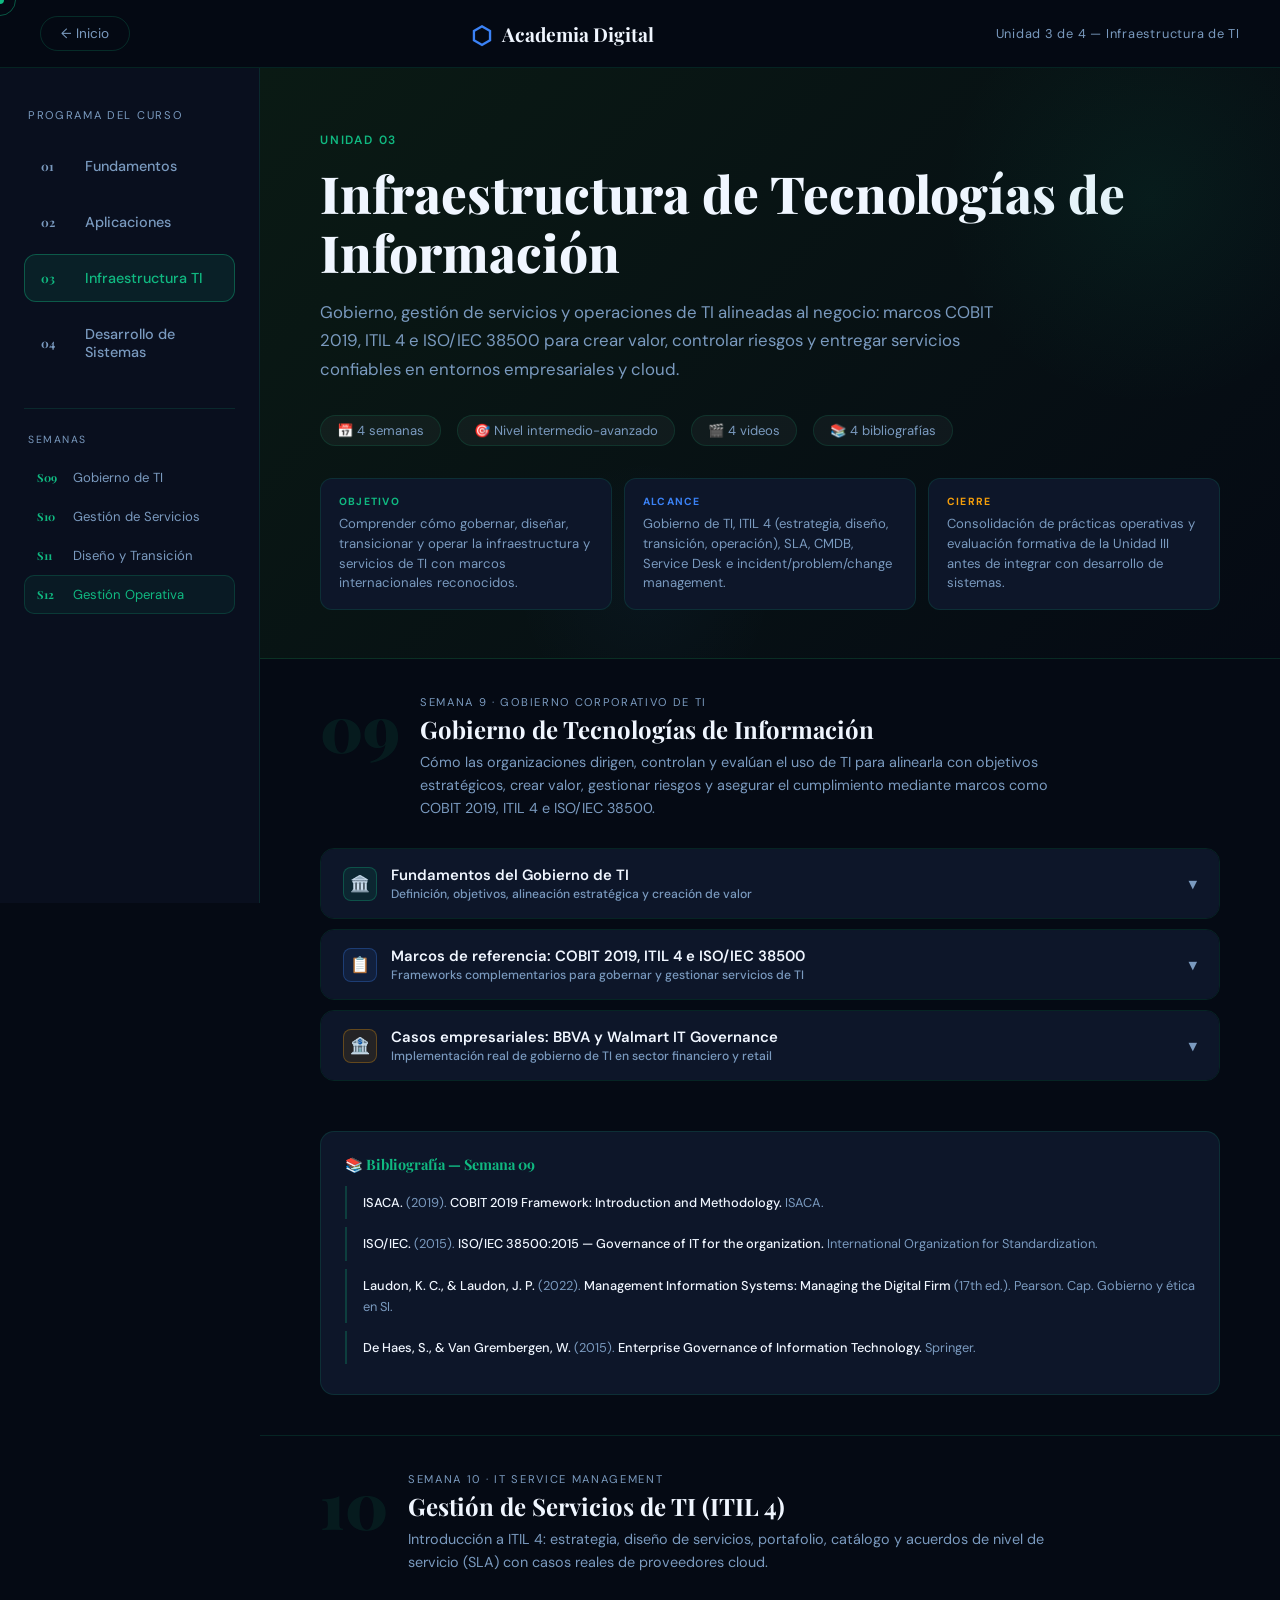
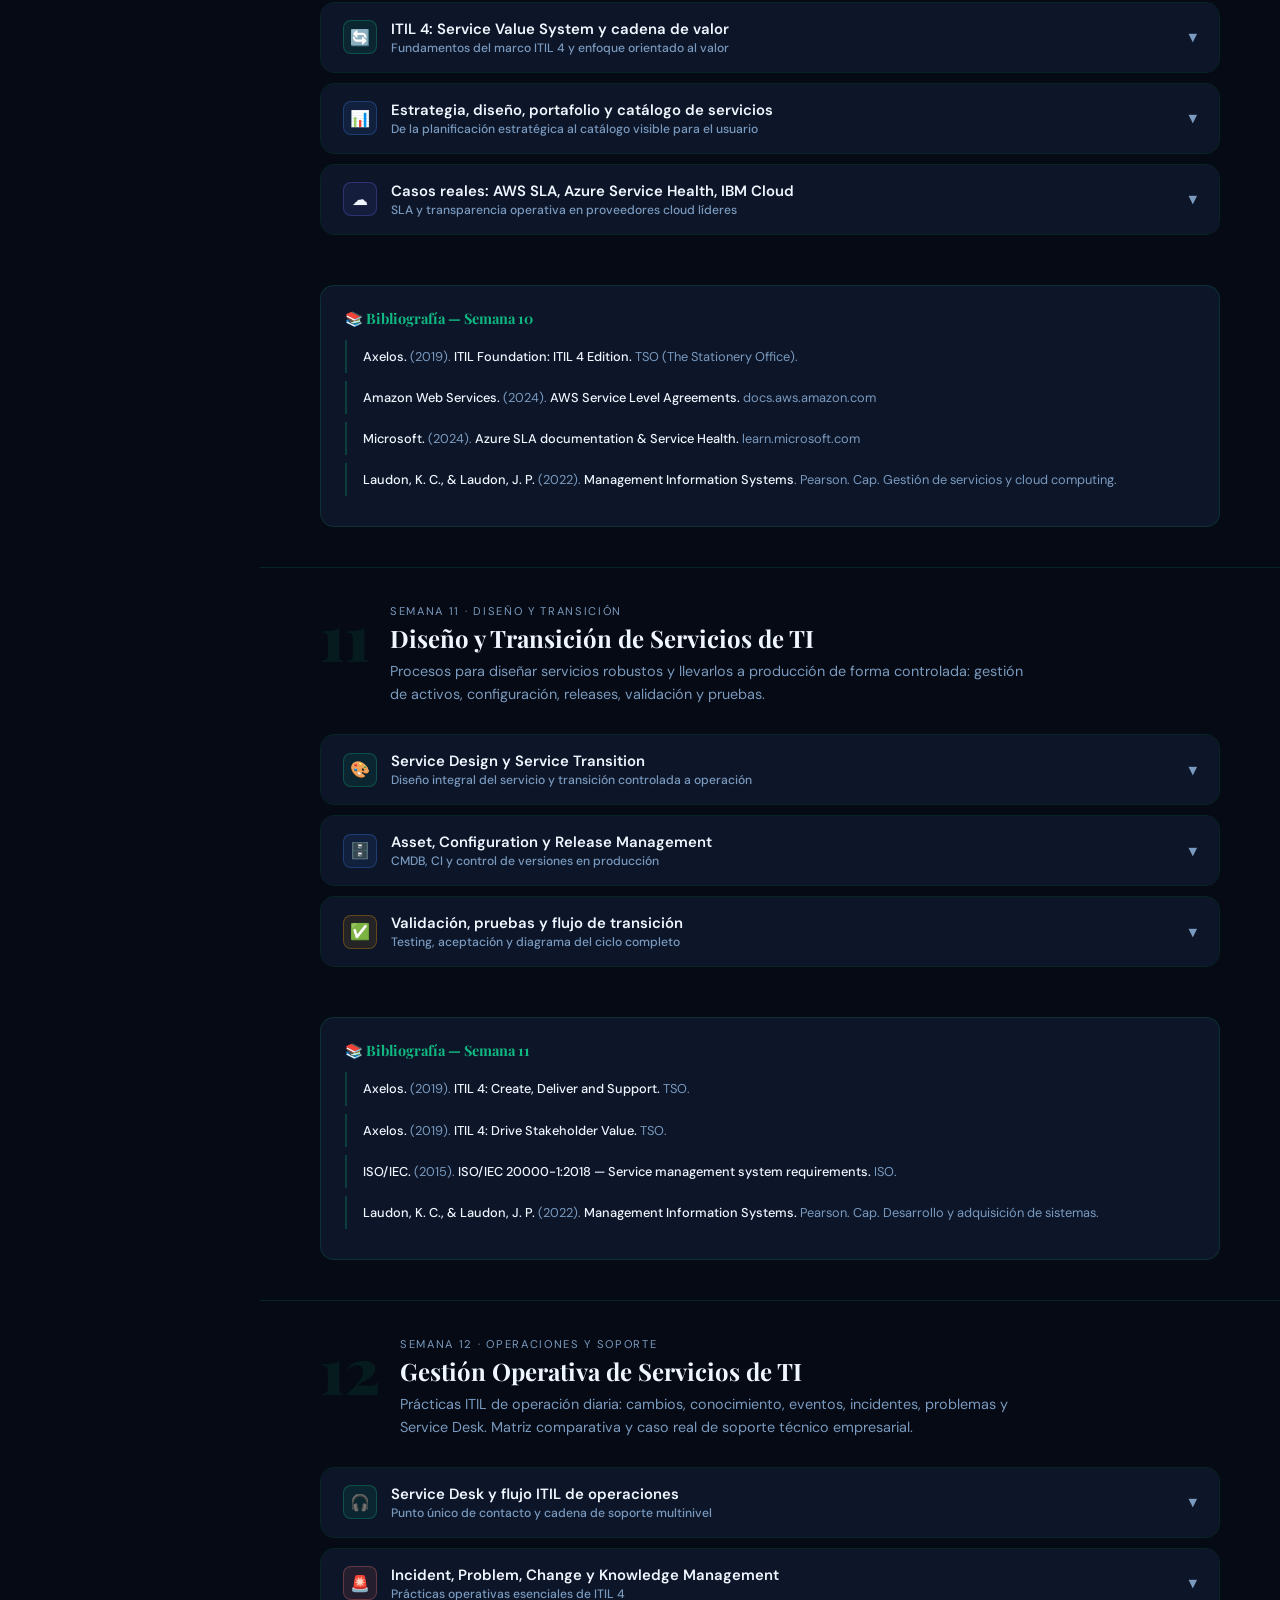
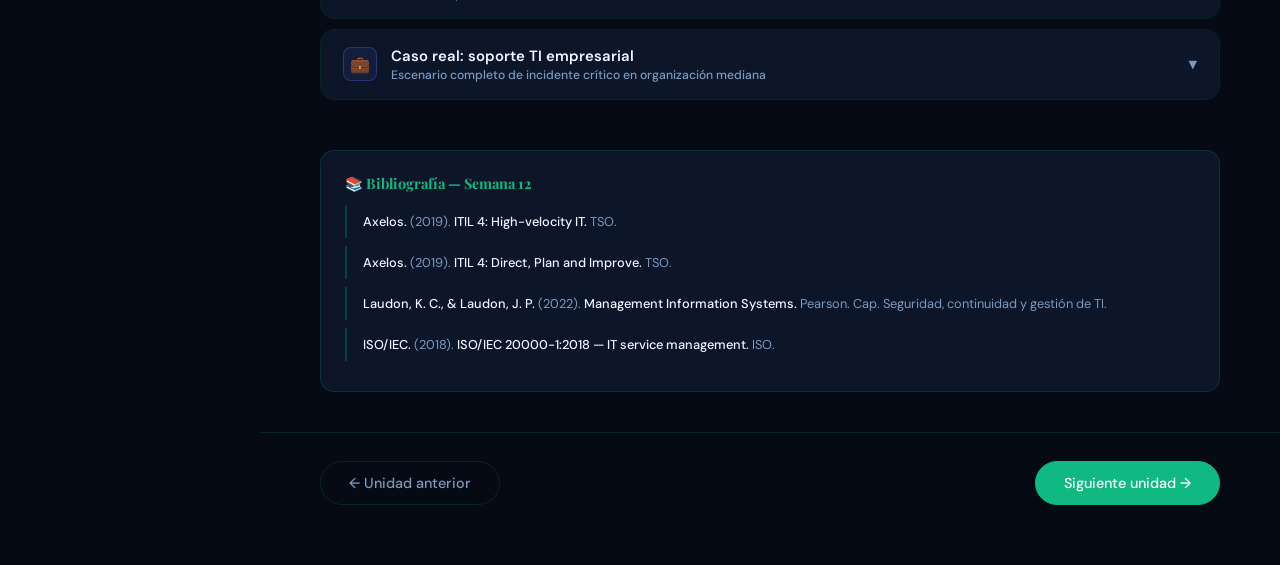
<file: unidad3.html>
<!DOCTYPE html>
<html lang="es">
<head>
  <meta charset="UTF-8" />
  <meta name="viewport" content="width=device-width, initial-scale=1.0" />
  <meta name="description" content="Unidad III — Infraestructura de Tecnologías de Información: Gobierno de TI (COBIT, ITIL, ISO 38500), Gestión de Servicios, Diseño y Transición, Gestión Operativa. Curso UPLA Gerencia de Sistemas de Información." />
  <meta name="keywords" content="gobierno TI, COBIT 2019, ITIL 4, ISO 38500, gestión servicios, SLA, service desk, incident management, UPLA, SIG" />
  <title>Unidad 03 — Infraestructura de Tecnologías de Información</title>
  <link href="https://fonts.googleapis.com/css2?family=Playfair+Display:ital,wght@0,400;0,700;0,900;1,400&family=DM+Sans:wght@300;400;500;600&display=swap" rel="stylesheet" />
  <style>
    :root {
      --bg-deep:#050a14;--bg-dark:#090f1e;--bg-card:#0d1629;--bg-card-hover:#111e38;
      --accent:#10b981;--accent-glow:rgba(16,185,129,0.3);
      --accent-b:#3b82f6;--accent3:#e879f9;--gold:#f59e0b;--rose:#f43f5e;
      --text-primary:#f0f6ff;--text-muted:#7a9abf;
      --border:rgba(16,185,129,0.15);--border-hover:rgba(16,185,129,0.4);
      --font-display:'Playfair Display',Georgia,serif;--font-body:'DM Sans',system-ui,sans-serif;
      --radius:16px;--transition:cubic-bezier(0.4,0,0.2,1);
    }
    *,*::before,*::after{margin:0;padding:0;box-sizing:border-box;}
    html{scroll-behavior:smooth;overflow-x:hidden;}
    body{font-family:var(--font-body);background:var(--bg-deep);color:var(--text-primary);cursor:none;overflow-x:hidden;}

    .cursor{position:fixed;width:8px;height:8px;background:var(--accent);border-radius:50%;pointer-events:none;z-index:9999;transform:translate(-50%,-50%);transition:transform 0.1s,background 0.2s;}
    .cursor-follower{position:fixed;width:32px;height:32px;border:1.5px solid rgba(16,185,129,0.45);border-radius:50%;pointer-events:none;z-index:9998;transform:translate(-50%,-50%);transition:left 0.12s,top 0.12s,width 0.3s,height 0.3s,border-color 0.3s;}

    .cat-header{position:sticky;top:0;z-index:100;display:flex;align-items:center;justify-content:space-between;padding:16px 40px;background:rgba(5,10,20,0.95);backdrop-filter:blur(20px);border-bottom:1px solid var(--border);}
    .back-btn{background:transparent;border:1px solid rgba(16,185,129,0.2);color:var(--text-muted);padding:8px 20px;border-radius:100px;font-family:var(--font-body);font-size:0.85rem;cursor:none;transition:all 0.3s;text-decoration:none;display:inline-block;}
    .back-btn:hover{border-color:var(--border-hover);color:var(--text-primary);background:rgba(16,185,129,0.07);}
    .logo{display:flex;align-items:center;gap:10px;font-family:var(--font-display);font-size:1.2rem;font-weight:700;color:var(--text-primary);text-decoration:none;}
    .logo-icon{font-size:1.5rem;color:var(--accent-b);animation:spin 12s linear infinite;display:inline-block;}
    @keyframes spin{from{transform:rotate(0deg)}to{transform:rotate(360deg)}}
    .cat-progress{font-size:0.8rem;color:var(--text-muted);letter-spacing:0.06em;}

    .cat-layout{display:grid;grid-template-columns:260px 1fr;min-height:calc(100vh - 65px);}

    .sidebar{background:var(--bg-dark);border-right:1px solid var(--border);padding:40px 24px;position:sticky;top:65px;height:calc(100vh - 65px);overflow-y:auto;}
    .sidebar-title{font-size:0.7rem;letter-spacing:0.15em;text-transform:uppercase;color:var(--text-muted);margin-bottom:20px;padding-left:4px;}
    .unit-nav{display:flex;flex-direction:column;gap:8px;}
    .unit-btn{display:flex;align-items:center;gap:16px;padding:14px 16px;background:transparent;border:1px solid transparent;border-radius:12px;color:var(--text-muted);font-family:var(--font-body);cursor:none;transition:all 0.3s;text-align:left;width:100%;text-decoration:none;}
    .unit-btn:hover{background:var(--bg-card);border-color:rgba(16,185,129,0.2);color:var(--text-primary);}
    .unit-btn.active{background:rgba(16,185,129,0.1);border-color:rgba(16,185,129,0.38);color:var(--accent);}
    .unit-btn-num{font-family:var(--font-display);font-size:0.75rem;font-weight:700;min-width:28px;}
    .unit-btn-label{font-size:0.9rem;font-weight:500;}
    .sidebar-semanas{margin-top:32px;padding-top:24px;border-top:1px solid var(--border);}
    .sidebar-semanas-title{font-size:0.65rem;letter-spacing:0.15em;text-transform:uppercase;color:var(--text-muted);margin-bottom:12px;padding-left:4px;}
    .semana-link{display:flex;align-items:center;gap:10px;padding:10px 12px;border-radius:10px;color:var(--text-muted);font-size:0.82rem;text-decoration:none;transition:all 0.25s;border:1px solid transparent;}
    .semana-link:hover{background:var(--bg-card);color:var(--text-primary);border-color:var(--border);}
    .semana-link-num{font-family:var(--font-display);font-size:0.7rem;font-weight:700;color:var(--accent);min-width:26px;}

    .cat-main{overflow-x:hidden;}

    .unidad-hero{padding:60px 60px 48px;background:linear-gradient(135deg,#0a1a14,var(--bg-deep));border-bottom:1px solid var(--border);position:relative;overflow:hidden;animation:fadeUp 0.6s both;}
    .unidad-hero::before{content:'';position:absolute;top:-80px;right:-80px;width:420px;height:420px;background:radial-gradient(circle,rgba(16,185,129,0.07),transparent 70%);border-radius:50%;}
    .unidad-hero::after{content:'';position:absolute;bottom:-60px;left:25%;width:260px;height:260px;background:radial-gradient(circle,rgba(59,130,246,0.04),transparent 70%);border-radius:50%;}
    .unidad-tag{display:inline-block;font-size:0.75rem;letter-spacing:0.15em;text-transform:uppercase;color:var(--accent);margin-bottom:16px;font-weight:600;}
    .unidad-titulo{font-family:var(--font-display);font-size:clamp(2rem,4vw,3.2rem);font-weight:800;line-height:1.15;margin-bottom:16px;}
    .unidad-subtitulo{color:var(--text-muted);font-size:1.05rem;line-height:1.7;max-width:680px;margin-bottom:32px;}
    .unidad-meta{display:flex;gap:16px;flex-wrap:wrap;margin-bottom:32px;}
    .unidad-meta span{font-size:0.82rem;color:var(--text-muted);background:rgba(255,255,255,0.04);padding:6px 16px;border-radius:100px;border:1px solid var(--border);}
    .resumen-grid{display:grid;grid-template-columns:repeat(3,1fr);gap:12px;position:relative;z-index:1;}
    .resumen-item{background:var(--bg-card);border:1px solid var(--border);border-radius:12px;padding:16px 18px;}
    .resumen-label{font-size:0.65rem;letter-spacing:0.12em;text-transform:uppercase;font-weight:700;margin-bottom:6px;}
    .resumen-item p{font-size:0.82rem;color:var(--text-muted);line-height:1.5;}

    .semana-section{border-bottom:1px solid var(--border);}
    .semana-header-main{display:flex;align-items:flex-start;gap:20px;padding:36px 60px 28px;}
    .semana-num-big{font-family:var(--font-display);font-size:4rem;font-weight:900;color:rgba(16,185,129,0.1);line-height:1;flex-shrink:0;}
    .semana-week-tag{font-size:0.7rem;letter-spacing:0.15em;text-transform:uppercase;color:var(--text-muted);margin-bottom:4px;}
    .semana-titulo{font-family:var(--font-display);font-size:1.5rem;font-weight:700;margin-bottom:6px;}
    .semana-intro{color:var(--text-muted);font-size:0.9rem;line-height:1.6;max-width:640px;}

    .temas-container{padding:0 60px 40px;}

    .tema-acordeon{border:1px solid var(--border);border-radius:14px;overflow:hidden;margin-bottom:10px;transition:border-color 0.3s;}
    .tema-acordeon:hover{border-color:var(--border-hover);}
    .tema-acordeon.open{border-color:rgba(16,185,129,0.4);}

    .tema-trigger{width:100%;display:flex;align-items:center;justify-content:space-between;padding:16px 22px;background:var(--bg-card);border:none;color:var(--text-primary);font-family:var(--font-body);font-size:0.95rem;font-weight:500;cursor:none;transition:background 0.25s;text-align:left;gap:12px;}
    .tema-trigger:hover{background:var(--bg-card-hover);}
    .tema-acordeon.open .tema-trigger{background:rgba(16,185,129,0.07);}
    .tema-trigger-left{display:flex;align-items:center;gap:14px;flex:1;min-width:0;}
    .tema-icon{width:34px;height:34px;border-radius:8px;display:flex;align-items:center;justify-content:center;font-size:1rem;flex-shrink:0;border:1px solid var(--border);}
    .tema-nombre{font-weight:600;font-size:0.93rem;}
    .tema-desc-short{font-size:0.76rem;color:var(--text-muted);margin-top:1px;}
    .tema-chevron{color:var(--text-muted);font-size:0.7rem;transition:transform 0.35s var(--transition);flex-shrink:0;}
    .tema-acordeon.open .tema-chevron{transform:rotate(180deg);color:var(--accent);}

    .tema-body{max-height:0;overflow:hidden;transition:max-height 0.55s var(--transition);}
    .tema-acordeon.open .tema-body{max-height:5000px;}
    .tema-content{padding:26px 22px 28px;background:rgba(9,15,30,0.7);border-top:1px solid var(--border);}

    .content-section{margin-bottom:22px;}
    .content-section:last-child{margin-bottom:0;}
    .content-title{font-family:var(--font-display);font-size:1rem;font-weight:700;margin-bottom:10px;color:var(--text-primary);}
    .content-text{color:var(--text-muted);font-size:0.87rem;line-height:1.75;}

    .mini-cards{display:grid;grid-template-columns:repeat(auto-fill,minmax(190px,1fr));gap:10px;margin-top:12px;}
    .mini-card{background:var(--bg-deep);border:1px solid var(--border);border-radius:10px;padding:14px 16px;transition:border-color 0.25s,transform 0.25s;}
    .mini-card:hover{border-color:var(--border-hover);transform:translateY(-3px);}
    .mini-card-label{font-size:0.62rem;letter-spacing:0.1em;text-transform:uppercase;font-weight:700;margin-bottom:5px;}
    .mini-card-title{font-size:0.86rem;font-weight:600;margin-bottom:4px;}
    .mini-card-text{font-size:0.77rem;color:var(--text-muted);line-height:1.5;}

    .niveles-stack{display:flex;flex-direction:column;gap:8px;margin-top:12px;}
    .nivel-item{display:flex;align-items:flex-start;gap:14px;background:var(--bg-deep);border:1px solid var(--border);border-radius:10px;padding:14px 16px;border-left:3px solid;}
    .nivel-sigla{font-family:var(--font-display);font-size:1.1rem;font-weight:900;min-width:52px;flex-shrink:0;}
    .nivel-info-title{font-size:0.87rem;font-weight:600;margin-bottom:2px;}
    .nivel-info-text{font-size:0.77rem;color:var(--text-muted);line-height:1.5;}

    .pilares-grid{display:grid;grid-template-columns:repeat(auto-fill,minmax(160px,1fr));gap:10px;margin-top:12px;}
    .pilar-card{background:var(--bg-deep);border:1px solid var(--border);border-radius:10px;padding:16px;text-align:center;transition:all 0.3s;}
    .pilar-card:hover{border-color:var(--border-hover);background:var(--bg-card);}
    .pilar-num{font-family:var(--font-display);font-size:1.6rem;font-weight:900;color:rgba(16,185,129,0.18);margin-bottom:6px;}
    .pilar-title{font-size:0.84rem;font-weight:700;margin-bottom:4px;}
    .pilar-text{font-size:0.75rem;color:var(--text-muted);line-height:1.5;}

    .planos-grid{display:grid;grid-template-columns:repeat(3,1fr);gap:12px;margin-top:12px;}
    .plano-card{background:var(--bg-deep);border:1px solid var(--border);border-radius:12px;padding:18px;text-align:center;transition:all 0.3s;}
    .plano-card:hover{border-color:var(--border-hover);transform:translateY(-4px);}
    .plano-icon{font-size:1.8rem;margin-bottom:10px;}
    .plano-title{font-family:var(--font-display);font-size:0.95rem;font-weight:700;margin-bottom:6px;}
    .plano-subtitle{font-size:0.72rem;color:var(--accent);text-transform:uppercase;letter-spacing:0.08em;margin-bottom:8px;font-weight:600;}
    .plano-text{font-size:0.77rem;color:var(--text-muted);line-height:1.55;}

    .highlight-box{background:rgba(16,185,129,0.05);border:1px solid rgba(16,185,129,0.2);border-radius:10px;padding:16px 18px;margin-top:14px;}
    .highlight-box.blue{background:rgba(59,130,246,0.06);border-color:rgba(59,130,246,0.22);}
    .highlight-box.gold{background:rgba(245,158,11,0.06);border-color:rgba(245,158,11,0.22);}
    .highlight-box.red{background:rgba(248,113,113,0.07);border-color:rgba(248,113,113,0.22);}
    .highlight-label{font-size:0.63rem;letter-spacing:0.1em;text-transform:uppercase;font-weight:700;margin-bottom:6px;}
    .highlight-box p{font-size:0.83rem;color:var(--text-muted);line-height:1.6;}

    .compare-table{width:100%;border-collapse:collapse;margin-top:12px;font-size:0.81rem;}
    .compare-table th{text-align:left;padding:10px 14px;background:rgba(16,185,129,0.07);color:var(--accent);font-weight:600;letter-spacing:0.04em;border-bottom:1px solid var(--border);}
    .compare-table td{padding:10px 14px;border-bottom:1px solid rgba(16,185,129,0.06);color:var(--text-muted);vertical-align:top;line-height:1.5;}
    .compare-table tr:last-child td{border-bottom:none;}
    .compare-table tr:hover td{background:rgba(16,185,129,0.03);}
    .compare-table td:first-child{color:var(--text-primary);font-weight:500;}

    .diagram-wrap{margin-top:16px;background:var(--bg-deep);border:1px solid var(--border);border-radius:12px;padding:20px;overflow-x:auto;}
    .diagram-wrap svg{display:block;margin:0 auto;max-width:100%;height:auto;}

    .video-section{margin-top:20px;}
    .video-label-bar{font-size:0.72rem;color:var(--text-muted);padding:8px 14px;background:rgba(255,255,255,0.03);border:1px solid var(--border);border-radius:10px 10px 0 0;letter-spacing:0.04em;}
    .video-frame{border-radius:0 0 10px 10px;overflow:hidden;background:#000;}
    .video-frame iframe{width:100%;height:210px;border:none;display:block;}

    .bibliografia-block{margin:0 60px 40px;padding:22px 24px;background:var(--bg-card);border:1px solid var(--border);border-radius:14px;}
    .bibliografia-block .content-title{font-size:0.9rem;margin-bottom:12px;color:var(--accent);}
    .bib-list{list-style:none;padding:0;}
    .bib-list li{font-size:0.8rem;color:var(--text-muted);line-height:1.65;padding:6px 0 6px 16px;border-left:2px solid rgba(16,185,129,0.25);margin-bottom:8px;}
    .bib-list li em{color:var(--text-primary);font-style:normal;font-weight:500;}

    .unit-nav-bottom{display:flex;justify-content:space-between;align-items:center;padding:28px 60px 60px;}
    .nav-prev,.nav-next{padding:12px 28px;border-radius:100px;font-family:var(--font-body);font-size:0.9rem;font-weight:500;cursor:none;transition:all 0.3s;text-decoration:none;display:inline-block;}
    .nav-prev{background:transparent;border:1px solid var(--border);color:var(--text-muted);}
    .nav-prev:hover{border-color:var(--border-hover);color:var(--text-primary);}
    .nav-next{background:var(--accent);border:1px solid var(--accent);color:#fff;}
    .nav-next:hover{filter:brightness(1.1);box-shadow:0 8px 24px var(--accent-glow);transform:translateY(-2px);}

    @keyframes fadeUp{from{opacity:0;transform:translateY(24px)}to{opacity:1;transform:translateY(0)}}

    ::-webkit-scrollbar{width:6px;}
    ::-webkit-scrollbar-track{background:var(--bg-deep);}
    ::-webkit-scrollbar-thumb{background:rgba(16,185,129,0.25);border-radius:100px;}
    ::-webkit-scrollbar-thumb:hover{background:rgba(16,185,129,0.5);}

    @media(max-width:900px){
      .cat-layout{grid-template-columns:1fr;}
      .sidebar{position:static;height:auto;border-right:none;border-bottom:1px solid var(--border);padding:24px;}
      .unit-nav{flex-direction:row;flex-wrap:wrap;}
      .semana-header-main,.temas-container,.unit-nav-bottom,.bibliografia-block{padding-left:24px;padding-right:24px;}
      .bibliografia-block{margin-left:24px;margin-right:24px;}
      .unidad-hero{padding:40px 24px 36px;}
      .resumen-grid,.planos-grid{grid-template-columns:1fr;}
    }
    @media(max-width:680px){
      .cat-header{padding:12px 20px;}
      .cat-progress{display:none;}
      .cursor,.cursor-follower{display:none;}
      body{cursor:default;}
      .mini-cards,.pilares-grid{grid-template-columns:1fr;}
    }
  </style>
</head>
<body>

<div class="cursor"></div>
<div class="cursor-follower"></div>

<header class="cat-header">
  <a href="index.html" class="back-btn">← Inicio</a>
  <a href="index.html" class="logo"><span class="logo-icon">⬡</span><span>Academia Digital</span></a>
  <div class="cat-progress">Unidad 3 de 4 — Infraestructura de TI</div>
</header>

<div class="cat-layout">

  <aside class="sidebar">
    <p class="sidebar-title">Programa del curso</p>
    <nav class="unit-nav">
      <a class="unit-btn" href="unidad1.html"><span class="unit-btn-num">01</span><span class="unit-btn-label">Fundamentos</span></a>
      <a class="unit-btn" href="unidad2.html"><span class="unit-btn-num">02</span><span class="unit-btn-label">Aplicaciones</span></a>
      <a class="unit-btn active" href="unidad3.html"><span class="unit-btn-num">03</span><span class="unit-btn-label">Infraestructura TI</span></a>
      <a class="unit-btn" href="unidad4.html"><span class="unit-btn-num">04</span><span class="unit-btn-label">Desarrollo de Sistemas</span></a>
    </nav>
    <div class="sidebar-semanas">
      <p class="sidebar-semanas-title">Semanas</p>
      <a href="#semana09" class="semana-link"><span class="semana-link-num">S09</span>Gobierno de TI</a>
      <a href="#semana10" class="semana-link"><span class="semana-link-num">S10</span>Gestión de Servicios</a>
      <a href="#semana11" class="semana-link"><span class="semana-link-num">S11</span>Diseño y Transición</a>
      <a href="#semana12" class="semana-link"><span class="semana-link-num">S12</span>Gestión Operativa</a>
    </div>
  </aside>

  <main class="cat-main">

    <div class="unidad-hero">
      <div class="unidad-tag">Unidad 03</div>
      <h1 class="unidad-titulo">Infraestructura de Tecnologías de Información</h1>
      <p class="unidad-subtitulo">Gobierno, gestión de servicios y operaciones de TI alineadas al negocio: marcos COBIT 2019, ITIL 4 e ISO/IEC 38500 para crear valor, controlar riesgos y entregar servicios confiables en entornos empresariales y cloud.</p>
      <div class="unidad-meta">
        <span>📅 4 semanas</span><span>🎯 Nivel intermedio-avanzado</span><span>🎬 4 videos</span><span>📚 4 bibliografías</span>
      </div>
      <div class="resumen-grid">
        <div class="resumen-item"><div class="resumen-label" style="color:var(--accent)">Objetivo</div><p>Comprender cómo gobernar, diseñar, transicionar y operar la infraestructura y servicios de TI con marcos internacionales reconocidos.</p></div>
        <div class="resumen-item"><div class="resumen-label" style="color:var(--accent-b)">Alcance</div><p>Gobierno de TI, ITIL 4 (estrategia, diseño, transición, operación), SLA, CMDB, Service Desk e incident/problem/change management.</p></div>
        <div class="resumen-item"><div class="resumen-label" style="color:var(--gold)">Cierre</div><p>Consolidación de prácticas operativas y evaluación formativa de la Unidad III antes de integrar con desarrollo de sistemas.</p></div>
      </div>
    </div>

    <!-- SEMANA 09 -->
    <section class="semana-section" id="semana09">
      <div class="semana-header-main">
        <div class="semana-num-big">09</div>
        <div>
          <div class="semana-week-tag">Semana 9 · Gobierno Corporativo de TI</div>
          <h2 class="semana-titulo">Gobierno de Tecnologías de Información</h2>
          <p class="semana-intro">Cómo las organizaciones dirigen, controlan y evalúan el uso de TI para alinearla con objetivos estratégicos, crear valor, gestionar riesgos y asegurar el cumplimiento mediante marcos como COBIT 2019, ITIL 4 e ISO/IEC 38500.</p>
        </div>
      </div>
      <div class="temas-container">

        <div class="tema-acordeon">
          <button class="tema-trigger" aria-expanded="false">
            <div class="tema-trigger-left">
              <div class="tema-icon" style="background:rgba(16,185,129,0.1);border-color:rgba(16,185,129,0.3);">🏛️</div>
              <div><div class="tema-nombre">Fundamentos del Gobierno de TI</div><div class="tema-desc-short">Definición, objetivos, alineación estratégica y creación de valor</div></div>
            </div>
            <span class="tema-chevron">▼</span>
          </button>
          <div class="tema-body"><div class="tema-content">
            <div class="content-section">
              <div class="content-title">¿Qué es el Gobierno de TI?</div>
              <p class="content-text">El <strong style="color:var(--text-primary)">Gobierno de TI (IT Governance)</strong> es el conjunto de procesos, estructuras y relaciones que permiten a la alta dirección dirigir y controlar las TI de la organización. Según ISACA, garantiza que las inversiones tecnológicas apoyen los objetivos de negocio, optimicen recursos y gestionen riesgos de forma sistemática. A diferencia de la <em>gestión de TI</em> (cómo se ejecuta), el gobierno responde: <em>¿qué debe hacer TI y quién decide?</em></p>
            </div>
            <div class="content-section">
              <div class="content-title">Objetivos del gobierno de TI</div>
              <div class="mini-cards">
                <div class="mini-card"><div class="mini-card-label" style="color:var(--accent)">Alineación</div><div class="mini-card-title">Estrategia</div><div class="mini-card-text">Vincular proyectos y operaciones de TI con metas corporativas y KPIs de negocio.</div></div>
                <div class="mini-card"><div class="mini-card-label" style="color:var(--accent-b)">Valor</div><div class="mini-card-title">Creación de valor</div><div class="mini-card-text">Medir retorno de inversiones TI mediante beneficios tangibles e intangibles.</div></div>
                <div class="mini-card"><div class="mini-card-label" style="color:var(--gold)">Riesgo</div><div class="mini-card-title">Gestión de riesgos</div><div class="mini-card-text">Identificar, evaluar y mitigar riesgos tecnológicos, de ciberseguridad y cumplimiento.</div></div>
                <div class="mini-card"><div class="mini-card-label" style="color:var(--accent3)">Procesos</div><div class="mini-card-title">Gestión de procesos</div><div class="mini-card-text">Estandarizar decisiones, políticas, comités y métricas para consistencia organizacional.</div></div>
              </div>
            </div>
            <div class="highlight-box"><div class="highlight-label" style="color:var(--accent)">Principio ISO/IEC 38500</div><p>La norma ISO/IEC 38500 establece seis principios directores: responsabilidad, estrategia, adquisición, desempeño, conformidad y comportamiento humano. El consejo de administración y la alta dirección deben evaluar, dirigir y monitorear el uso de TI en la organización.</p></div>
          </div></div>
        </div>

        <div class="tema-acordeon">
          <button class="tema-trigger" aria-expanded="false">
            <div class="tema-trigger-left">
              <div class="tema-icon" style="background:rgba(59,130,246,0.1);border-color:rgba(59,130,246,0.3);">📋</div>
              <div><div class="tema-nombre">Marcos de referencia: COBIT 2019, ITIL 4 e ISO/IEC 38500</div><div class="tema-desc-short">Frameworks complementarios para gobernar y gestionar servicios de TI</div></div>
            </div>
            <span class="tema-chevron">▼</span>
          </button>
          <div class="tema-body"><div class="tema-content">
            <div class="content-section">
              <div class="content-title">Los tres marcos en perspectiva</div>
              <div class="planos-grid">
                <div class="plano-card">
                  <div class="plano-icon">🎯</div>
                  <div class="plano-title">COBIT 2019</div>
                  <div class="plano-subtitle">ISACA</div>
                  <p class="plano-text">Marco de gobierno y gestión empresarial de TI. Define 40 objetivos de gobierno/gestión en 5 dominios (EDM, APO, BAI, DSS, MEA). Enfoque en cumplimiento, riesgo y valor.</p>
                </div>
                <div class="plano-card">
                  <div class="plano-icon">⚙️</div>
                  <div class="plano-title">ITIL 4</div>
                  <div class="plano-subtitle">Axelos</div>
                  <p class="plano-text">Best practices para gestión de servicios de TI (ITSM). Service Value System (SVS), cadena de valor del servicio y 34 prácticas de gestión. Enfoque operativo y orientado al cliente.</p>
                </div>
                <div class="plano-card">
                  <div class="plano-icon">📜</div>
                  <div class="plano-title">ISO/IEC 38500</div>
                  <div class="plano-subtitle">ISO</div>
                  <p class="plano-text">Estándar internacional de gobierno de TI para directivos. Principios de evaluación, dirección y monitoreo. Marco de alto nivel, no prescriptivo en procesos.</p>
                </div>
              </div>
            </div>
            <div class="content-section">
              <div class="content-title">Tabla comparativa de marcos</div>
              <table class="compare-table">
                <thead><tr><th>Marco</th><th>Enfoque principal</th><th>Audiencia</th><th>Entregables clave</th></tr></thead>
                <tbody>
                  <tr><td>COBIT 2019</td><td>Gobierno y gestión integral de TI</td><td>CIO, auditores, comités de TI</td><td>Mapas de objetivos, maturity models, RACI de procesos</td></tr>
                  <tr><td>ITIL 4</td><td>Gestión de servicios (ITSM)</td><td>Service managers, operaciones, Service Desk</td><td>Catálogo de servicios, SLAs, procesos operativos</td></tr>
                  <tr><td>ISO/IEC 38500</td><td>Principios de gobierno para directivos</td><td>Consejo, CEO, alta dirección</td><td>Políticas de gobierno, evaluaciones periódicas</td></tr>
                </tbody>
              </table>
            </div>
            <div class="content-section">
              <div class="content-title">Diagrama: relación Gobierno ↔ Gestión ↔ Operación</div>
              <div class="diagram-wrap">
                <svg viewBox="0 0 640 220" width="640" height="220" xmlns="http://www.w3.org/2000/svg" role="img" aria-label="Diagrama gobierno gestión operación TI">
                  <rect x="20" y="70" width="180" height="80" rx="10" fill="rgba(16,185,129,0.12)" stroke="#10b981" stroke-width="1.5"/>
                  <text x="110" y="105" text-anchor="middle" fill="#f0f6ff" font-size="13" font-weight="600">GOBIERNO</text>
                  <text x="110" y="125" text-anchor="middle" fill="#7a9abf" font-size="10">COBIT · ISO 38500</text>
                  <rect x="230" y="70" width="180" height="80" rx="10" fill="rgba(59,130,246,0.12)" stroke="#3b82f6" stroke-width="1.5"/>
                  <text x="320" y="105" text-anchor="middle" fill="#f0f6ff" font-size="13" font-weight="600">GESTIÓN</text>
                  <text x="320" y="125" text-anchor="middle" fill="#7a9abf" font-size="10">ITIL · PMO · Portfolio</text>
                  <rect x="440" y="70" width="180" height="80" rx="10" fill="rgba(245,158,11,0.12)" stroke="#f59e0b" stroke-width="1.5"/>
                  <text x="530" y="105" text-anchor="middle" fill="#f0f6ff" font-size="13" font-weight="600">OPERACIÓN</text>
                  <text x="530" y="125" text-anchor="middle" fill="#7a9abf" font-size="10">Service Desk · Run</text>
                  <path d="M200 110 L230 110" stroke="#10b981" stroke-width="2" marker-end="url(#arrow)"/>
                  <path d="M410 110 L440 110" stroke="#3b82f6" stroke-width="2" marker-end="url(#arrow)"/>
                  <defs><marker id="arrow" markerWidth="8" markerHeight="8" refX="6" refY="3" orient="auto"><path d="M0,0 L6,3 L0,6" fill="#10b981"/></marker></defs>
                  <text x="320" y="30" text-anchor="middle" fill="#10b981" font-size="11" font-weight="600">ALINEACIÓN ESTRATÉGICA · VALOR · RIESGO</text>
                  <text x="320" y="195" text-anchor="middle" fill="#7a9abf" font-size="10">El gobierno define QUÉ y POR QUÉ; la gestión planifica CÓMO; la operación ejecuta y entrega servicios</text>
                </svg>
              </div>
            </div>
          </div></div>
        </div>

        <div class="tema-acordeon">
          <button class="tema-trigger" aria-expanded="false">
            <div class="tema-trigger-left">
              <div class="tema-icon" style="background:rgba(245,158,11,0.1);border-color:rgba(245,158,11,0.3);">🏦</div>
              <div><div class="tema-nombre">Casos empresariales: BBVA y Walmart IT Governance</div><div class="tema-desc-short">Implementación real de gobierno de TI en sector financiero y retail</div></div>
            </div>
            <span class="tema-chevron">▼</span>
          </button>
          <div class="tema-body"><div class="tema-content">
            <div class="content-section">
              <div class="content-title">BBVA — Gobierno de TI en banca digital</div>
              <p class="content-text">BBVA estructura su gobierno de TI con un <strong style="color:var(--text-primary)">Comité de Tecnología</strong> que reporta al consejo, alineando inversiones cloud, ciberseguridad y datos con la estrategia de banca digital. Utiliza marcos COBIT para evaluar madurez de procesos y ITIL para operación de servicios críticos (core bancario, pagos móviles). Métricas de valor incluyen time-to-market de productos digitales y reducción de incidentes en canales.</p>
            </div>
            <div class="content-section">
              <div class="content-title">Walmart — Gobierno TI a escala global retail</div>
              <p class="content-text">Walmart gobierna una de las infraestructuras de TI más grandes del mundo: supply chain, e-commerce, POS y analytics. Su modelo combina <strong style="color:var(--text-primary)">portfolio management</strong> centralizado con equipos ágiles por dominio de negocio. COBIT apoya auditoría y cumplimiento; ITIL estructura la operación de servicios compartidos (red, datacenter, aplicaciones). El gobierno prioriza disponibilidad en temporada alta (Black Friday) y resiliencia de la cadena de suministro digital.</p>
            </div>
            <div class="highlight-box blue"><div class="highlight-label" style="color:var(--accent-b)">📌 Lección clave</div><p>En ambos casos, el gobierno de TI no es burocracia: es el mecanismo que traduce la estrategia corporativa en prioridades tecnológicas medibles, con roles claros entre negocio y TI.</p></div>
            <div class="video-section">
              <div class="video-label-bar">📹 Video — Introducción al Gobierno de TI y COBIT</div>
              <div class="video-frame"><iframe src="https://www.youtube.com/embed/0Q8ZT105rN0" title="COBIT 2019 Gobierno de TI" allow="accelerometer; autoplay; clipboard-write; encrypted-media; gyroscope; picture-in-picture" allowfullscreen></iframe></div>
            </div>
          </div></div>
        </div>

      </div>

      <div class="bibliografia-block">
        <div class="content-title">📚 Bibliografía — Semana 09</div>
        <ul class="bib-list">
          <li><em>ISACA.</em> (2019). <em>COBIT 2019 Framework: Introduction and Methodology.</em> ISACA.</li>
          <li><em>ISO/IEC.</em> (2015). <em>ISO/IEC 38500:2015 — Governance of IT for the organization.</em> International Organization for Standardization.</li>
          <li><em>Laudon, K. C., &amp; Laudon, J. P.</em> (2022). <em>Management Information Systems: Managing the Digital Firm</em> (17th ed.). Pearson. Cap. Gobierno y ética en SI.</li>
          <li><em>De Haes, S., &amp; Van Grembergen, W.</em> (2015). <em>Enterprise Governance of Information Technology.</em> Springer.</li>
        </ul>
      </div>
    </section>

    <!-- SEMANA 10 -->
    <section class="semana-section" id="semana10">
      <div class="semana-header-main">
        <div class="semana-num-big">10</div>
        <div>
          <div class="semana-week-tag">Semana 10 · IT Service Management</div>
          <h2 class="semana-titulo">Gestión de Servicios de TI (ITIL 4)</h2>
          <p class="semana-intro">Introducción a ITIL 4: estrategia, diseño de servicios, portafolio, catálogo y acuerdos de nivel de servicio (SLA) con casos reales de proveedores cloud.</p>
        </div>
      </div>
      <div class="temas-container">

        <div class="tema-acordeon">
          <button class="tema-trigger" aria-expanded="false">
            <div class="tema-trigger-left">
              <div class="tema-icon" style="background:rgba(16,185,129,0.1);border-color:rgba(16,185,129,0.3);">🔄</div>
              <div><div class="tema-nombre">ITIL 4: Service Value System y cadena de valor</div><div class="tema-desc-short">Fundamentos del marco ITIL 4 y enfoque orientado al valor</div></div>
            </div>
            <span class="tema-chevron">▼</span>
          </button>
          <div class="tema-body"><div class="tema-content">
            <div class="content-section">
              <div class="content-title">¿Qué es ITIL 4?</div>
              <p class="content-text"><strong style="color:var(--text-primary)">ITIL (Information Technology Infrastructure Library)</strong> es el marco de mejores prácticas de Axelos para la gestión de servicios de TI. ITIL 4 (2019) introduce el <em>Service Value System (SVS)</em>: guía, gobernanza, prácticas, principios y mejora continua que transforman demandas en valor. La <em>Service Value Chain</em> incluye planificar, mejorar, involucrar, diseñar/transicionar, obtener/construir, entregar/soportar.</p>
            </div>
            <div class="content-section">
              <div class="content-title">Principios guía de ITIL 4</div>
              <div class="pilares-grid">
                <div class="pilar-card"><div class="pilar-num">01</div><div class="pilar-title">Enfoque al valor</div><div class="pilar-text">Todo servicio debe generar valor para las partes interesadas.</div></div>
                <div class="pilar-card"><div class="pilar-num">02</div><div class="pilar-title">Comenzar donde estás</div><div class="pilar-text">Aprovechar lo existente; no reinventar desde cero.</div></div>
                <div class="pilar-card"><div class="pilar-num">03</div><div class="pilar-title">Progreso iterativo</div><div class="pilar-text">Mejora continua en ciclos cortos y medibles.</div></div>
                <div class="pilar-card"><div class="pilar-num">04</div><div class="pilar-title">Colaborar</div><div class="pilar-text">Visibilidad y trabajo conjunto entre equipos.</div></div>
                <div class="pilar-card"><div class="pilar-num">05</div><div class="pilar-title">Pensar holísticamente</div><div class="pilar-text">Ver el sistema completo, no solo componentes aislados.</div></div>
              </div>
            </div>
          </div></div>
        </div>

        <div class="tema-acordeon">
          <button class="tema-trigger" aria-expanded="false">
            <div class="tema-trigger-left">
              <div class="tema-icon" style="background:rgba(59,130,246,0.1);border-color:rgba(59,130,246,0.3);">📊</div>
              <div><div class="tema-nombre">Estrategia, diseño, portafolio y catálogo de servicios</div><div class="tema-desc-short">De la planificación estratégica al catálogo visible para el usuario</div></div>
            </div>
            <span class="tema-chevron">▼</span>
          </button>
          <div class="tema-body"><div class="tema-content">
            <div class="content-section">
              <div class="content-title">Service Strategy y Service Design</div>
              <p class="content-text">La <strong style="color:var(--text-primary)">estrategia de servicios</strong> define qué servicios ofrecer, a quién, con qué diferenciación y modelo de costos. El <strong style="color:var(--text-primary)">diseño de servicios</strong> especifica arquitectura, procesos, métricas, seguridad y continuidad antes de construir o adquirir la solución.</p>
            </div>
            <div class="content-section">
              <div class="content-title">Portafolio vs. Catálogo de servicios</div>
              <div class="niveles-stack">
                <div class="nivel-item" style="border-left-color:#10b981;"><div class="nivel-sigla" style="color:#10b981;font-size:0.85rem;min-width:90px;">Portafolio</div><div><div class="nivel-info-title">Service Portfolio Management</div><div class="nivel-info-text">Vista completa de todos los servicios: pipeline (futuros), catálogo (activos) y retirados. Herramienta de decisión estratégica para inversiones TI.</div></div></div>
                <div class="nivel-item" style="border-left-color:#3b82f6;"><div class="nivel-sigla" style="color:#3b82f6;font-size:0.85rem;min-width:90px;">Catálogo</div><div><div class="nivel-info-title">Service Catalog</div><div class="nivel-info-text">Lista de servicios disponibles para usuarios finales con descripción, tiempos, costos y canal de solicitud. Puede ser de negocio o técnico.</div></div></div>
                <div class="nivel-item" style="border-left-color:#f59e0b;"><div class="nivel-sigla" style="color:#f59e0b;font-size:0.85rem;min-width:90px;">SLA</div><div><div class="nivel-info-title">Service Level Agreement</div><div class="nivel-info-text">Acuerdo formal entre proveedor y cliente con métricas (disponibilidad, tiempo de respuesta), penalidades y revisiones periódicas.</div></div></div>
              </div>
            </div>
            <div class="content-section">
              <div class="content-title">Componentes típicos de un SLA</div>
              <table class="compare-table">
                <thead><tr><th>Elemento</th><th>Descripción</th><th>Ejemplo</th></tr></thead>
                <tbody>
                  <tr><td>Disponibilidad</td><td>% de tiempo operativo del servicio</td><td>99.9% mensual (≈43 min downtime)</td></tr>
                  <tr><td>Tiempo de respuesta</td><td>Plazo para atender solicitud/incidente</td><td>P1: 15 min · P2: 1 h · P3: 8 h</td></tr>
                  <tr><td>Tiempo de resolución</td><td>Plazo para restaurar servicio</td><td>Crítico: 4 h · Alto: 24 h</td></tr>
                  <tr><td>Ventana de mantenimiento</td><td>Periodos planificados fuera de SLA</td><td>Domingos 02:00–06:00 UTC</td></tr>
                </tbody>
              </table>
            </div>
          </div></div>
        </div>

        <div class="tema-acordeon">
          <button class="tema-trigger" aria-expanded="false">
            <div class="tema-trigger-left">
              <div class="tema-icon" style="background:rgba(99,102,241,0.1);border-color:rgba(99,102,241,0.3);">☁️</div>
              <div><div class="tema-nombre">Casos reales: AWS SLA, Azure Service Health, IBM Cloud</div><div class="tema-desc-short">SLA y transparencia operativa en proveedores cloud líderes</div></div>
            </div>
            <span class="tema-chevron">▼</span>
          </button>
          <div class="tema-body"><div class="tema-content">
            <div class="content-section">
              <div class="content-title">Amazon Web Services (AWS)</div>
              <p class="content-text">AWS publica SLAs por servicio (EC2, S3, RDS). Por ejemplo, <strong style="color:var(--text-primary)">Amazon EC2</strong> ofrece 99.99% de disponibilidad mensual en configuraciones multi-AZ; incumplimientos generan créditos de servicio según tablas publicadas. El modelo multi-tenant exige que el cliente diseñe arquitecturas resilientes (regiones, AZs) además del SLA del proveedor.</p>
            </div>
            <div class="content-section">
              <div class="content-title">Microsoft Azure Service Health</div>
              <p class="content-text">Azure combina SLAs por servicio con <strong style="color:var(--text-primary)">Azure Service Health</strong>: portal que notifica incidentes, mantenimiento planificado e impacto por región/suscripción. Permite integración con Logic Apps, webhooks y Teams para alertas proactivas al equipo de operaciones.</p>
            </div>
            <div class="content-section">
              <div class="content-title">IBM Cloud</div>
              <p class="content-text">IBM Cloud documenta SLAs por categoría (compute, storage, networking) y ofrece <strong style="color:var(--text-primary)">Status IBM Cloud</strong> en tiempo real. Enfoque enterprise con acuerdos personalizados para clientes regulados (finanzas, salud) que requieren SLAs más estrictos y soporte dedicado.</p>
            </div>
            <div class="highlight-box gold"><div class="highlight-label" style="color:var(--gold)">💡 Buena práctica</div><p>En entornos híbridos/multi-cloud, la organización debe mapear SLAs internos (ITIL) con SLAs de proveedores externos y definir responsabilidades compartidas para evitar gaps en tiempos de respuesta.</p></div>
            <div class="video-section">
              <div class="video-label-bar">📹 Video — ITIL 4 Service Value System</div>
              <div class="video-frame"><iframe src="https://www.youtube.com/embed/Oa0ZHfcalCM" title="ITIL 4 Fundamentals" allow="accelerometer; autoplay; clipboard-write; encrypted-media; gyroscope; picture-in-picture" allowfullscreen></iframe></div>
            </div>
          </div></div>
        </div>

      </div>

      <div class="bibliografia-block">
        <div class="content-title">📚 Bibliografía — Semana 10</div>
        <ul class="bib-list">
          <li><em>Axelos.</em> (2019). <em>ITIL Foundation: ITIL 4 Edition.</em> TSO (The Stationery Office).</li>
          <li><em>Amazon Web Services.</em> (2024). <em>AWS Service Level Agreements.</em> docs.aws.amazon.com</li>
          <li><em>Microsoft.</em> (2024). <em>Azure SLA documentation &amp; Service Health.</em> learn.microsoft.com</li>
          <li><em>Laudon, K. C., &amp; Laudon, J. P.</em> (2022). <em>Management Information Systems</em>. Pearson. Cap. Gestión de servicios y cloud computing.</li>
        </ul>
      </div>
    </section>

    <!-- SEMANA 11 -->
    <section class="semana-section" id="semana11">
      <div class="semana-header-main">
        <div class="semana-num-big">11</div>
        <div>
          <div class="semana-week-tag">Semana 11 · Diseño y Transición</div>
          <h2 class="semana-titulo">Diseño y Transición de Servicios de TI</h2>
          <p class="semana-intro">Procesos para diseñar servicios robustos y llevarlos a producción de forma controlada: gestión de activos, configuración, releases, validación y pruebas.</p>
        </div>
      </div>
      <div class="temas-container">

        <div class="tema-acordeon">
          <button class="tema-trigger" aria-expanded="false">
            <div class="tema-trigger-left">
              <div class="tema-icon" style="background:rgba(16,185,129,0.1);border-color:rgba(16,185,129,0.3);">🎨</div>
              <div><div class="tema-nombre">Service Design y Service Transition</div><div class="tema-desc-short">Diseño integral del servicio y transición controlada a operación</div></div>
            </div>
            <span class="tema-chevron">▼</span>
          </button>
          <div class="tema-body"><div class="tema-content">
            <div class="content-section">
              <div class="content-title">Service Design (Diseño de servicios)</div>
              <p class="content-text">El diseño de servicios en ITIL abarca <strong style="color:var(--text-primary)">procesos, tecnología, información, métricas y experiencia del usuario</strong>. Entregables clave: Service Design Package (SDP), plan de continuidad, plan de capacidad, modelo de seguridad y definición de roles (RACI).</p>
            </div>
            <div class="content-section">
              <div class="content-title">Service Transition (Transición de servicios)</div>
              <p class="content-text">La transición asegura que los cambios lleguen a producción sin degradar servicios existentes. Incluye evaluación de riesgo, pruebas, formación, despliegue y revisión post-implementación (PIR). Objetivo: <em>minimizar riesgo y sorpresas en operación</em>.</p>
            </div>
            <div class="mini-cards">
              <div class="mini-card"><div class="mini-card-label" style="color:var(--accent)">Change</div><div class="mini-card-title">Evaluación</div><div class="mini-card-text">CAB (Change Advisory Board) revisa impacto y ventana de cambio.</div></div>
              <div class="mini-card"><div class="mini-card-label" style="color:var(--accent-b)">Build</div><div class="mini-card-title">Construcción</div><div class="mini-card-text">Desarrollo, empaquetado y pruebas en entornos no productivos.</div></div>
              <div class="mini-card"><div class="mini-card-label" style="color:var(--gold)">Deploy</div><div class="mini-card-title">Despliegue</div><div class="mini-card-text">Release planificado con rollback documentado.</div></div>
              <div class="mini-card"><div class="mini-card-label" style="color:var(--accent3)">Review</div><div class="mini-card-title">PIR</div><div class="mini-card-text">Post-Implementation Review: lecciones aprendidas y métricas.</div></div>
            </div>
          </div></div>
        </div>

        <div class="tema-acordeon">
          <button class="tema-trigger" aria-expanded="false">
            <div class="tema-trigger-left">
              <div class="tema-icon" style="background:rgba(59,130,246,0.1);border-color:rgba(59,130,246,0.3);">🗄️</div>
              <div><div class="tema-nombre">Asset, Configuration y Release Management</div><div class="tema-desc-short">CMDB, CI y control de versiones en producción</div></div>
            </div>
            <span class="tema-chevron">▼</span>
          </button>
          <div class="tema-body"><div class="tema-content">
            <div class="content-section">
              <div class="content-title">IT Asset Management (ITAM)</div>
              <p class="content-text">Gestiona el ciclo de vida de activos de TI (hardware, software, licencias) desde adquisición hasta disposición. Objetivos: optimizar costos, cumplir licencias y reducir riesgo legal.</p>
            </div>
            <div class="content-section">
              <div class="content-title">Configuration Management (CMDB)</div>
              <p class="content-text">La <strong style="color:var(--text-primary)">CMDB (Configuration Management Database)</strong> registra Configuration Items (CI): servidores, aplicaciones, redes, con relaciones y atributos. Es la base para impact analysis en cambios e incidentes. Herramientas: ServiceNow, BMC Helix, Jira Service Management.</p>
            </div>
            <div class="content-section">
              <div class="content-title">Release Management</div>
              <p class="content-text">Agrupa cambios relacionados en un <em>release</em> versionado (v2.3.0), con calendario, pruebas de aceptación (UAT) y comunicación a usuarios. En DevOps se integra con CI/CD pipelines automatizados.</p>
            </div>
            <table class="compare-table">
              <thead><tr><th>Práctica</th><th>Pregunta clave</th><th>Registro principal</th></tr></thead>
              <tbody>
                <tr><td>ITAM</td><td>¿Qué poseemos y cuánto cuesta?</td><td>Inventario de activos, contratos</td></tr>
                <tr><td>Configuration Mgmt</td><td>¿Cómo se relacionan los componentes?</td><td>CMDB, mapas de dependencia</td></tr>
                <tr><td>Release Mgmt</td><td>¿Qué versión va a producción y cuándo?</td><td>Release notes, pipeline CI/CD</td></tr>
              </tbody>
            </table>
          </div></div>
        </div>

        <div class="tema-acordeon">
          <button class="tema-trigger" aria-expanded="false">
            <div class="tema-trigger-left">
              <div class="tema-icon" style="background:rgba(245,158,11,0.1);border-color:rgba(245,158,11,0.3);">✅</div>
              <div><div class="tema-nombre">Validación, pruebas y flujo de transición</div><div class="tema-desc-short">Testing, aceptación y diagrama del ciclo completo</div></div>
            </div>
            <span class="tema-chevron">▼</span>
          </button>
          <div class="tema-body"><div class="tema-content">
            <div class="content-section">
              <div class="content-title">Validation &amp; Testing</div>
              <p class="content-text">ITIL 4 incluye la práctica de <strong style="color:var(--text-primary)">Validation and Testing</strong>: pruebas unitarias, integración, rendimiento, seguridad y UAT. Criterios de salida (exit criteria) deben definirse antes del despliegue: cobertura mínima, cero defectos críticos, aprobación del product owner.</p>
            </div>
            <div class="content-section">
              <div class="content-title">Diagrama: flujo completo de Service Transition</div>
              <div class="diagram-wrap">
                <svg viewBox="0 0 700 320" width="700" height="320" xmlns="http://www.w3.org/2000/svg" role="img" aria-label="Flujo de transición de servicios ITIL">
                  <defs><marker id="arr2" markerWidth="8" markerHeight="8" refX="6" refY="3" orient="auto"><path d="M0,0 L6,3 L0,6" fill="#10b981"/></marker></defs>
                  <rect x="20" y="120" width="100" height="50" rx="8" fill="rgba(16,185,129,0.15)" stroke="#10b981"/><text x="70" y="150" text-anchor="middle" fill="#f0f6ff" font-size="10">Request</text>
                  <rect x="140" y="120" width="100" height="50" rx="8" fill="rgba(59,130,246,0.15)" stroke="#3b82f6"/><text x="190" y="145" text-anchor="middle" fill="#f0f6ff" font-size="10">Evaluate</text><text x="190" y="158" text-anchor="middle" fill="#7a9abf" font-size="8">CAB / Risk</text>
                  <rect x="260" y="120" width="100" height="50" rx="8" fill="rgba(245,158,11,0.15)" stroke="#f59e0b"/><text x="310" y="145" text-anchor="middle" fill="#f0f6ff" font-size="10">Build</text><text x="310" y="158" text-anchor="middle" fill="#7a9abf" font-size="8">Dev / CI</text>
                  <rect x="380" y="120" width="100" height="50" rx="8" fill="rgba(232,121,249,0.15)" stroke="#e879f9"/><text x="430" y="145" text-anchor="middle" fill="#f0f6ff" font-size="10">Test</text><text x="430" y="158" text-anchor="middle" fill="#7a9abf" font-size="8">UAT / QA</text>
                  <rect x="500" y="120" width="100" height="50" rx="8" fill="rgba(16,185,129,0.15)" stroke="#10b981"/><text x="550" y="145" text-anchor="middle" fill="#f0f6ff" font-size="10">Deploy</text><text x="550" y="158" text-anchor="middle" fill="#7a9abf" font-size="8">Release</text>
                  <rect x="620" y="120" width="60" height="50" rx="8" fill="rgba(59,130,246,0.15)" stroke="#3b82f6"/><text x="650" y="150" text-anchor="middle" fill="#f0f6ff" font-size="10">Ops</text>
                  <path d="M120 145 L140 145" stroke="#10b981" stroke-width="2" marker-end="url(#arr2)"/>
                  <path d="M240 145 L260 145" stroke="#10b981" stroke-width="2" marker-end="url(#arr2)"/>
                  <path d="M360 145 L380 145" stroke="#10b981" stroke-width="2" marker-end="url(#arr2)"/>
                  <path d="M480 145 L500 145" stroke="#10b981" stroke-width="2" marker-end="url(#arr2)"/>
                  <path d="M600 145 L620 145" stroke="#10b981" stroke-width="2" marker-end="url(#arr2)"/>
                  <rect x="260" y="30" width="220" height="45" rx="8" fill="rgba(16,185,129,0.08)" stroke="rgba(16,185,129,0.4)" stroke-dasharray="4"/>
                  <text x="370" y="58" text-anchor="middle" fill="#10b981" font-size="11" font-weight="600">CMDB · Actualización de CI</text>
                  <path d="M430 120 L430 75" stroke="#10b981" stroke-width="1.5" stroke-dasharray="3"/>
                  <rect x="260" y="240" width="220" height="45" rx="8" fill="rgba(245,158,11,0.08)" stroke="rgba(245,158,11,0.4)" stroke-dasharray="4"/>
                  <text x="370" y="268" text-anchor="middle" fill="#f59e0b" font-size="11" font-weight="600">PIR · Knowledge Base</text>
                  <path d="M550 170 L550 240 L480 262" stroke="#f59e0b" stroke-width="1.5" stroke-dasharray="3" fill="none"/>
                  <text x="350" y="310" text-anchor="middle" fill="#7a9abf" font-size="10">Transición controlada: cada etapa valida criterios antes de avanzar a producción</text>
                </svg>
              </div>
            </div>
            <div class="highlight-box"><div class="highlight-label" style="color:var(--accent)">📌 Caso práctico</div><p>Una empresa retail migra su ERP a SAP S/4HANA Cloud: Service Design define arquitectura híbrida; Transition ejecuta pruebas de carga en Black Friday simulado, actualiza CMDB con nuevos CIs cloud, y realiza PIR documentando incidentes de cutover para mejorar el próximo release.</p></div>
            <div class="video-section">
              <div class="video-label-bar">📹 Video — Service Transition ITIL</div>
              <div class="video-frame"><iframe src="https://www.youtube.com/embed/8z0VLL0wRrM" title="ITIL Service Transition" allow="accelerometer; autoplay; clipboard-write; encrypted-media; gyroscope; picture-in-picture" allowfullscreen></iframe></div>
            </div>
          </div></div>
        </div>

      </div>

      <div class="bibliografia-block">
        <div class="content-title">📚 Bibliografía — Semana 11</div>
        <ul class="bib-list">
          <li><em>Axelos.</em> (2019). <em>ITIL 4: Create, Deliver and Support.</em> TSO.</li>
          <li><em>Axelos.</em> (2019). <em>ITIL 4: Drive Stakeholder Value.</em> TSO.</li>
          <li><em>ISO/IEC.</em> (2015). <em>ISO/IEC 20000-1:2018 — Service management system requirements.</em> ISO.</li>
          <li><em>Laudon, K. C., &amp; Laudon, J. P.</em> (2022). <em>Management Information Systems.</em> Pearson. Cap. Desarrollo y adquisición de sistemas.</li>
        </ul>
      </div>
    </section>

    <!-- SEMANA 12 -->
    <section class="semana-section" id="semana12">
      <div class="semana-header-main">
        <div class="semana-num-big">12</div>
        <div>
          <div class="semana-week-tag">Semana 12 · Operaciones y Soporte</div>
          <h2 class="semana-titulo">Gestión Operativa de Servicios de TI</h2>
          <p class="semana-intro">Prácticas ITIL de operación diaria: cambios, conocimiento, eventos, incidentes, problemas y Service Desk. Matriz comparativa y caso real de soporte técnico empresarial.</p>
        </div>
      </div>
      <div class="temas-container">

        <div class="tema-acordeon">
          <button class="tema-trigger" aria-expanded="false">
            <div class="tema-trigger-left">
              <div class="tema-icon" style="background:rgba(16,185,129,0.1);border-color:rgba(16,185,129,0.3);">🎧</div>
              <div><div class="tema-nombre">Service Desk y flujo ITIL de operaciones</div><div class="tema-desc-short">Punto único de contacto y cadena de soporte multinivel</div></div>
            </div>
            <span class="tema-chevron">▼</span>
          </button>
          <div class="tema-body"><div class="tema-content">
            <div class="content-section">
              <div class="content-title">Service Desk (ITIL 4)</div>
              <p class="content-text">El <strong style="color:var(--text-primary)">Service Desk</strong> es la práctica que captura demanda e incidentes, proporciona canal único de contacto (teléfono, portal, chat, email) y coordina resolución. Modelos comunes: local, centralizado, virtual (follow-the-sun) y con IA (chatbots de primer nivel).</p>
            </div>
            <div class="content-section">
              <div class="content-title">Niveles de soporte</div>
              <div class="niveles-stack">
                <div class="nivel-item" style="border-left-color:#10b981;"><div class="nivel-sigla" style="color:#10b981;">L1</div><div><div class="nivel-info-title">Primer nivel — Service Desk</div><div class="nivel-info-text">Recepción, clasificación, solución de incidentes conocidos (base de conocimiento), escalamiento si no resuelve.</div></div></div>
                <div class="nivel-item" style="border-left-color:#3b82f6;"><div class="nivel-sigla" style="color:#3b82f6;">L2</div><div><div class="nivel-info-title">Segundo nivel — Especialistas</div><div class="nivel-info-text">Administradores de sistemas, redes o aplicaciones con diagnóstico técnico profundo.</div></div></div>
                <div class="nivel-item" style="border-left-color:#f59e0b;"><div class="nivel-sigla" style="color:#f59e0b;">L3</div><div><div class="nivel-info-title">Tercer nivel — Proveedor / Desarrollo</div><div class="nivel-info-text">Vendor support o equipo de desarrollo para bugs, parches y cambios estructurales.</div></div></div>
              </div>
            </div>
            <div class="content-section">
              <div class="content-title">Diagrama: flujo ITIL Incident → Problem → Change</div>
              <div class="diagram-wrap">
                <svg viewBox="0 0 620 200" width="620" height="200" xmlns="http://www.w3.org/2000/svg" role="img" aria-label="Flujo ITIL incident problem change">
                  <ellipse cx="100" cy="80" rx="70" ry="35" fill="rgba(248,113,113,0.15)" stroke="#f87171"/><text x="100" y="85" text-anchor="middle" fill="#f0f6ff" font-size="11">Evento</text>
                  <rect x="200" y="55" width="90" height="50" rx="8" fill="rgba(245,158,11,0.15)" stroke="#f59e0b"/><text x="245" y="85" text-anchor="middle" fill="#f0f6ff" font-size="11">Incidente</text>
                  <rect x="330" y="55" width="90" height="50" rx="8" fill="rgba(59,130,246,0.15)" stroke="#3b82f6"/><text x="375" y="85" text-anchor="middle" fill="#f0f6ff" font-size="11">Problema</text>
                  <rect x="460" y="55" width="90" height="50" rx="8" fill="rgba(16,185,129,0.15)" stroke="#10b981"/><text x="505" y="85" text-anchor="middle" fill="#f0f6ff" font-size="11">Cambio</text>
                  <path d="M170 80 L200 80" stroke="#7a9abf" stroke-width="2" marker-end="url(#arr3)"/>
                  <path d="M290 80 L330 80" stroke="#7a9abf" stroke-width="2" marker-end="url(#arr3)"/>
                  <path d="M420 80 L460 80" stroke="#7a9abf" stroke-width="2" marker-end="url(#arr3)"/>
                  <defs><marker id="arr3" markerWidth="8" markerHeight="8" refX="6" refY="3" orient="auto"><path d="M0,0 L6,3 L0,6" fill="#7a9abf"/></marker></defs>
                  <rect x="200" y="130" width="350" height="40" rx="8" fill="rgba(16,185,129,0.08)" stroke="rgba(16,185,129,0.35)"/><text x="375" y="155" text-anchor="middle" fill="#10b981" font-size="10">Knowledge Management — artículos, workarounds, RCA</text>
                  <path d="M245 105 L245 130" stroke="#10b981" stroke-width="1" stroke-dasharray="3"/>
                  <path d="M375 105 L375 130" stroke="#10b981" stroke-width="1" stroke-dasharray="3"/>
                </svg>
              </div>
            </div>
          </div></div>
        </div>

        <div class="tema-acordeon">
          <button class="tema-trigger" aria-expanded="false">
            <div class="tema-trigger-left">
              <div class="tema-icon" style="background:rgba(248,113,113,0.1);border-color:rgba(248,113,113,0.3);">🚨</div>
              <div><div class="tema-nombre">Incident, Problem, Change y Knowledge Management</div><div class="tema-desc-short">Prácticas operativas esenciales de ITIL 4</div></div>
            </div>
            <span class="tema-chevron">▼</span>
          </button>
          <div class="tema-body"><div class="tema-content">
            <div class="content-section">
              <div class="content-title">Definiciones clave</div>
              <div class="mini-cards">
                <div class="mini-card"><div class="mini-card-label" style="color:#f87171">Incident</div><div class="mini-card-title">Incidente</div><div class="mini-card-text">Interrupción no planificada o reducción de calidad de un servicio. Objetivo: restaurar servicio rápido.</div></div>
                <div class="mini-card"><div class="mini-card-label" style="color:var(--accent-b)">Problem</div><div class="mini-card-title">Problema</div><div class="mini-card-text">Causa raíz de uno o más incidentes. Objetivo: eliminar la causa (RCA, errores conocidos).</div></div>
                <div class="mini-card"><div class="mini-card-label" style="color:var(--accent)">Change</div><div class="mini-card-title">Cambio</div><div class="mini-card-text">Adición, modificación o eliminación controlada de CIs. Estándar, normal o emergencia.</div></div>
                <div class="mini-card"><div class="mini-card-label" style="color:var(--gold)">Knowledge</div><div class="mini-card-title">Conocimiento</div><div class="mini-card-text">Artículos reutilizables, FAQs y documentación que aceleran resolución en L1.</div></div>
              </div>
            </div>
            <div class="content-section">
              <div class="content-title">Matriz comparativa: Incidente vs. Problema vs. Cambio</div>
              <table class="compare-table">
                <thead><tr><th>Dimensión</th><th>Incident Management</th><th>Problem Management</th><th>Change Enablement</th></tr></thead>
                <tbody>
                  <tr><td>Objetivo</td><td>Restaurar servicio ASAP</td><td>Identificar y eliminar causa raíz</td><td>Implementar modificación controlada</td></tr>
                  <tr><td>Enfoque temporal</td><td>Inmediato (horas)</td><td>Medio plazo (días/semanas)</td><td>Planificado (según tipo)</td></tr>
                  <tr><td>Trigger típico</td><td>Usuario reporta caída</td><td>Incidentes recurrentes</td><td>Mejora, parche, proyecto</td></tr>
                  <tr><td>Entregable</td><td>Ticket cerrado, SLA cumplido</td><td>Known Error, RCA document</td><td>RFC aprobado, release desplegado</td></tr>
                  <tr><td>Equipo principal</td><td>Service Desk + L2</td><td>Problem Manager + SMEs</td><td>Change Manager + CAB</td></tr>
                </tbody>
              </table>
            </div>
            <div class="content-section">
              <div class="content-title">Event Management</div>
              <p class="content-text">Los <strong style="color:var(--text-primary)">eventos</strong> son cambios de estado detectados por monitorización (CPU alta, disco lleno, heartbeat perdido). Eventos informativos se registran; alertas pueden generar incidentes automáticos vía herramientas como Datadog, PagerDuty, Azure Monitor o Zabbix.</p>
            </div>
          </div></div>
        </div>

        <div class="tema-acordeon">
          <button class="tema-trigger" aria-expanded="false">
            <div class="tema-trigger-left">
              <div class="tema-icon" style="background:rgba(99,102,241,0.1);border-color:rgba(99,102,241,0.3);">💼</div>
              <div><div class="tema-nombre">Caso real: soporte TI empresarial</div><div class="tema-desc-short">Escenario completo de incidente crítico en organización mediana</div></div>
            </div>
            <span class="tema-chevron">▼</span>
          </button>
          <div class="tema-body"><div class="tema-content">
            <div class="content-section">
              <div class="content-title">Escenario: caída del portal de clientes</div>
              <p class="content-text"><strong style="color:var(--text-primary)">08:15</strong> — Azure Monitor genera evento: HTTP 503 en App Service de producción. <strong style="color:var(--text-primary)">08:17</strong> — Service Desk recibe 12 llamadas; se abre incidente P1 (SLA respuesta 15 min). L1 verifica portal caído, escala a L2 aplicaciones.</p>
              <p class="content-text" style="margin-top:10px;"><strong style="color:var(--text-primary)">08:35</strong> — L2 identifica fallo en conexión a SQL tras cambio nocturno de firewall. Workaround: revertir regla. Servicio restaurado 08:50. <strong style="color:var(--text-primary)">09:30</strong> — Problem Management abre investigación RCA: cambio no pasó por CAB. Se crea Known Error y artículo en Knowledge Base.</p>
              <p class="content-text" style="margin-top:10px;"><strong style="color:var(--text-primary)">Semana siguiente</strong> — Change Enablement implementa RFC para proceso de cambios en firewall con aprobación obligatoria y pruebas automatizadas en staging. Métricas: MTTR reducido de 95 min a 35 min en incidentes similares.</p>
            </div>
            <div class="highlight-box red"><div class="highlight-label" style="color:#f87171">⚠️ Anti-patrón detectado</div><p>Cambio de infraestructura sin RFC ni pruebas → incidente P1 evitable. Lección ITIL: toda modificación de CI en producción debe seguir el proceso de Change Enablement, incluso cambios "pequeños".</p></div>
            <div class="video-section">
              <div class="video-label-bar">📹 Video — ITIL Incident Management</div>
              <div class="video-frame"><iframe src="https://www.youtube.com/embed/lLwfh4MFr8Y" title="ITIL Incident Management" allow="accelerometer; autoplay; clipboard-write; encrypted-media; gyroscope; picture-in-picture" allowfullscreen></iframe></div>
            </div>
          </div></div>
        </div>

      </div>

      <div class="bibliografia-block">
        <div class="content-title">📚 Bibliografía — Semana 12</div>
        <ul class="bib-list">
          <li><em>Axelos.</em> (2019). <em>ITIL 4: High-velocity IT.</em> TSO.</li>
          <li><em>Axelos.</em> (2019). <em>ITIL 4: Direct, Plan and Improve.</em> TSO.</li>
          <li><em>Laudon, K. C., &amp; Laudon, J. P.</em> (2022). <em>Management Information Systems.</em> Pearson. Cap. Seguridad, continuidad y gestión de TI.</li>
          <li><em>ISO/IEC.</em> (2018). <em>ISO/IEC 20000-1:2018 — IT service management.</em> ISO.</li>
        </ul>
      </div>
    </section>

    <div class="unit-nav-bottom">
      <a href="unidad2.html" class="nav-prev">← Unidad anterior</a>
      <a href="unidad4.html" class="nav-next">Siguiente unidad →</a>
    </div>

  </main>
</div>

<script>
  const cursor=document.querySelector('.cursor'),follower=document.querySelector('.cursor-follower');
  let mX=0,mY=0,fX=0,fY=0,rafId=null;
  document.addEventListener('mousemove',e=>{
    mX=e.clientX;mY=e.clientY;
    cursor.style.left=mX+'px';cursor.style.top=mY+'px';
    if(!rafId)animF();
  });
  function animF(){
    fX+=(mX-fX)*0.12;fY+=(mY-fY)*0.12;
    follower.style.left=fX+'px';follower.style.top=fY+'px';
    if(Math.hypot(mX-fX,mY-fY)>0.5)rafId=requestAnimationFrame(animF);else rafId=null;
  }
  document.addEventListener('mouseover',e=>{if(e.target.matches('a,button')){cursor.style.transform='translate(-50%,-50%) scale(2)';cursor.style.background='#3b82f6';}});
  document.addEventListener('mouseout',e=>{if(e.target.matches('a,button')){cursor.style.transform='translate(-50%,-50%) scale(1)';cursor.style.background='#10b981';}});
  document.addEventListener('mousedown',()=>cursor.style.transform='translate(-50%,-50%) scale(0.7)');
  document.addEventListener('mouseup',()=>cursor.style.transform='translate(-50%,-50%) scale(1)');

  document.querySelectorAll('.tema-trigger').forEach(btn=>{
    btn.addEventListener('click',()=>{
      const ac=btn.closest('.tema-acordeon');
      const wasOpen=ac.classList.contains('open');
      document.querySelectorAll('.tema-acordeon.open').forEach(a=>{a.classList.remove('open');a.querySelector('.tema-trigger').setAttribute('aria-expanded','false');});
      if(!wasOpen){ac.classList.add('open');btn.setAttribute('aria-expanded','true');}
    });
  });

  const semanas=document.querySelectorAll('.semana-section');
  const links=document.querySelectorAll('.semana-link');
  const io=new IntersectionObserver(entries=>{
    entries.forEach(e=>{
      if(e.isIntersecting){
        links.forEach(l=>{l.style.color='';l.style.background='';l.style.borderColor='transparent';});
        const a=document.querySelector(`.semana-link[href="#${e.target.id}"]`);
        if(a){a.style.color='var(--accent)';a.style.background='rgba(16,185,129,0.07)';a.style.borderColor='rgba(16,185,129,0.2)';}
      }
    });
  },{threshold:0.35});
  semanas.forEach(s=>io.observe(s));
</script>
</body>
</html>
</file>
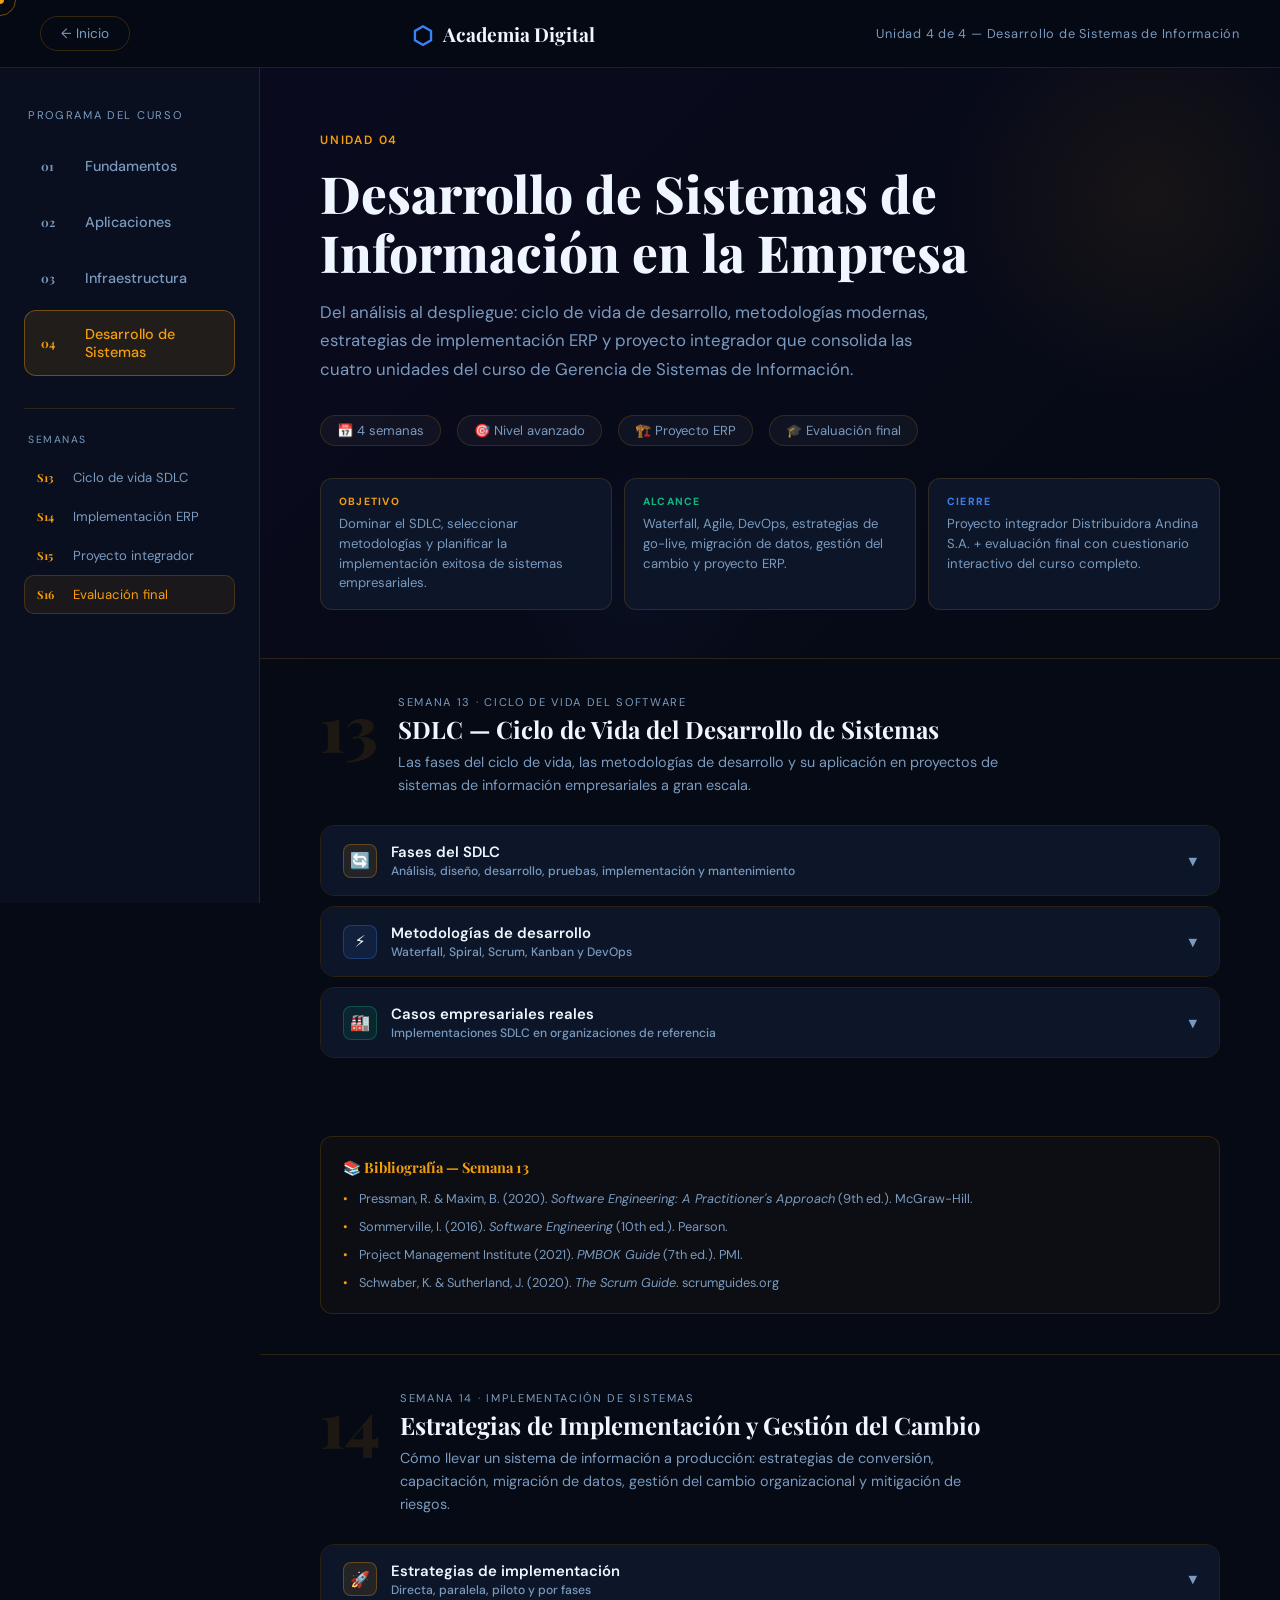
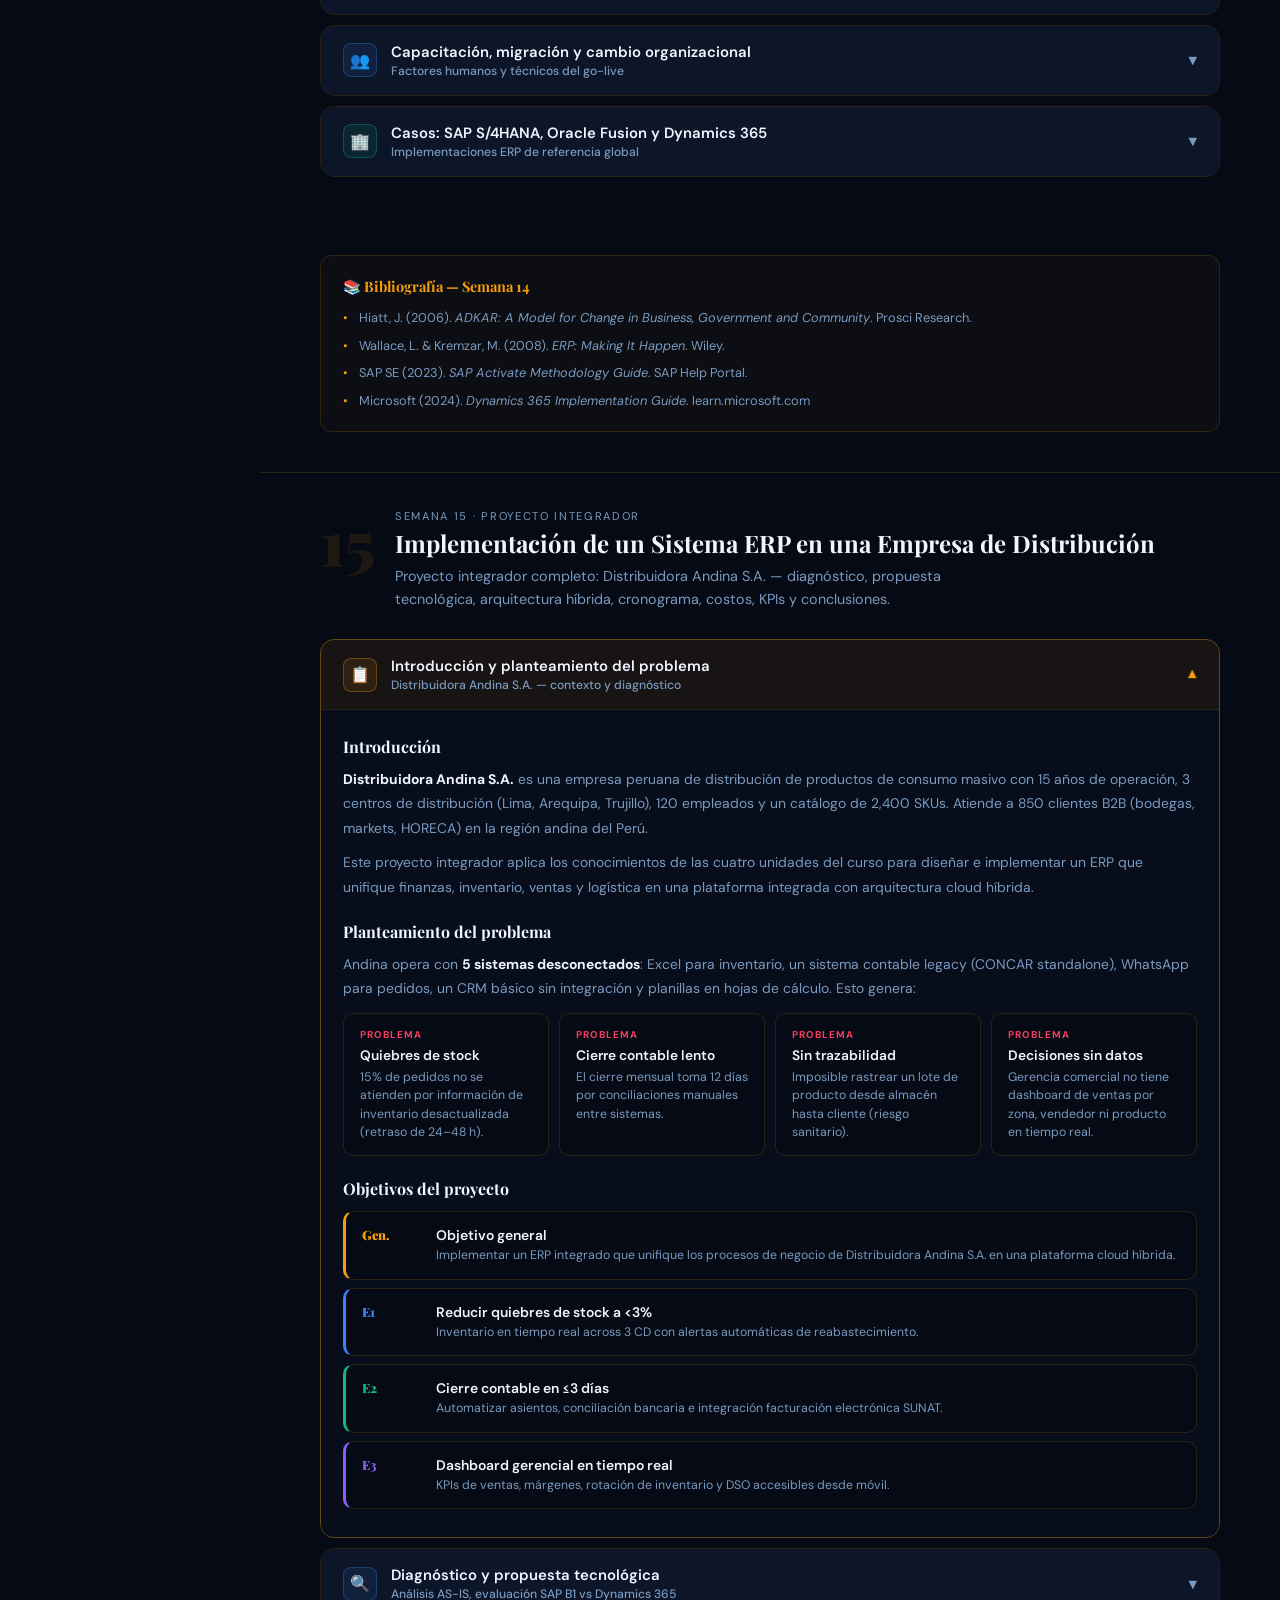
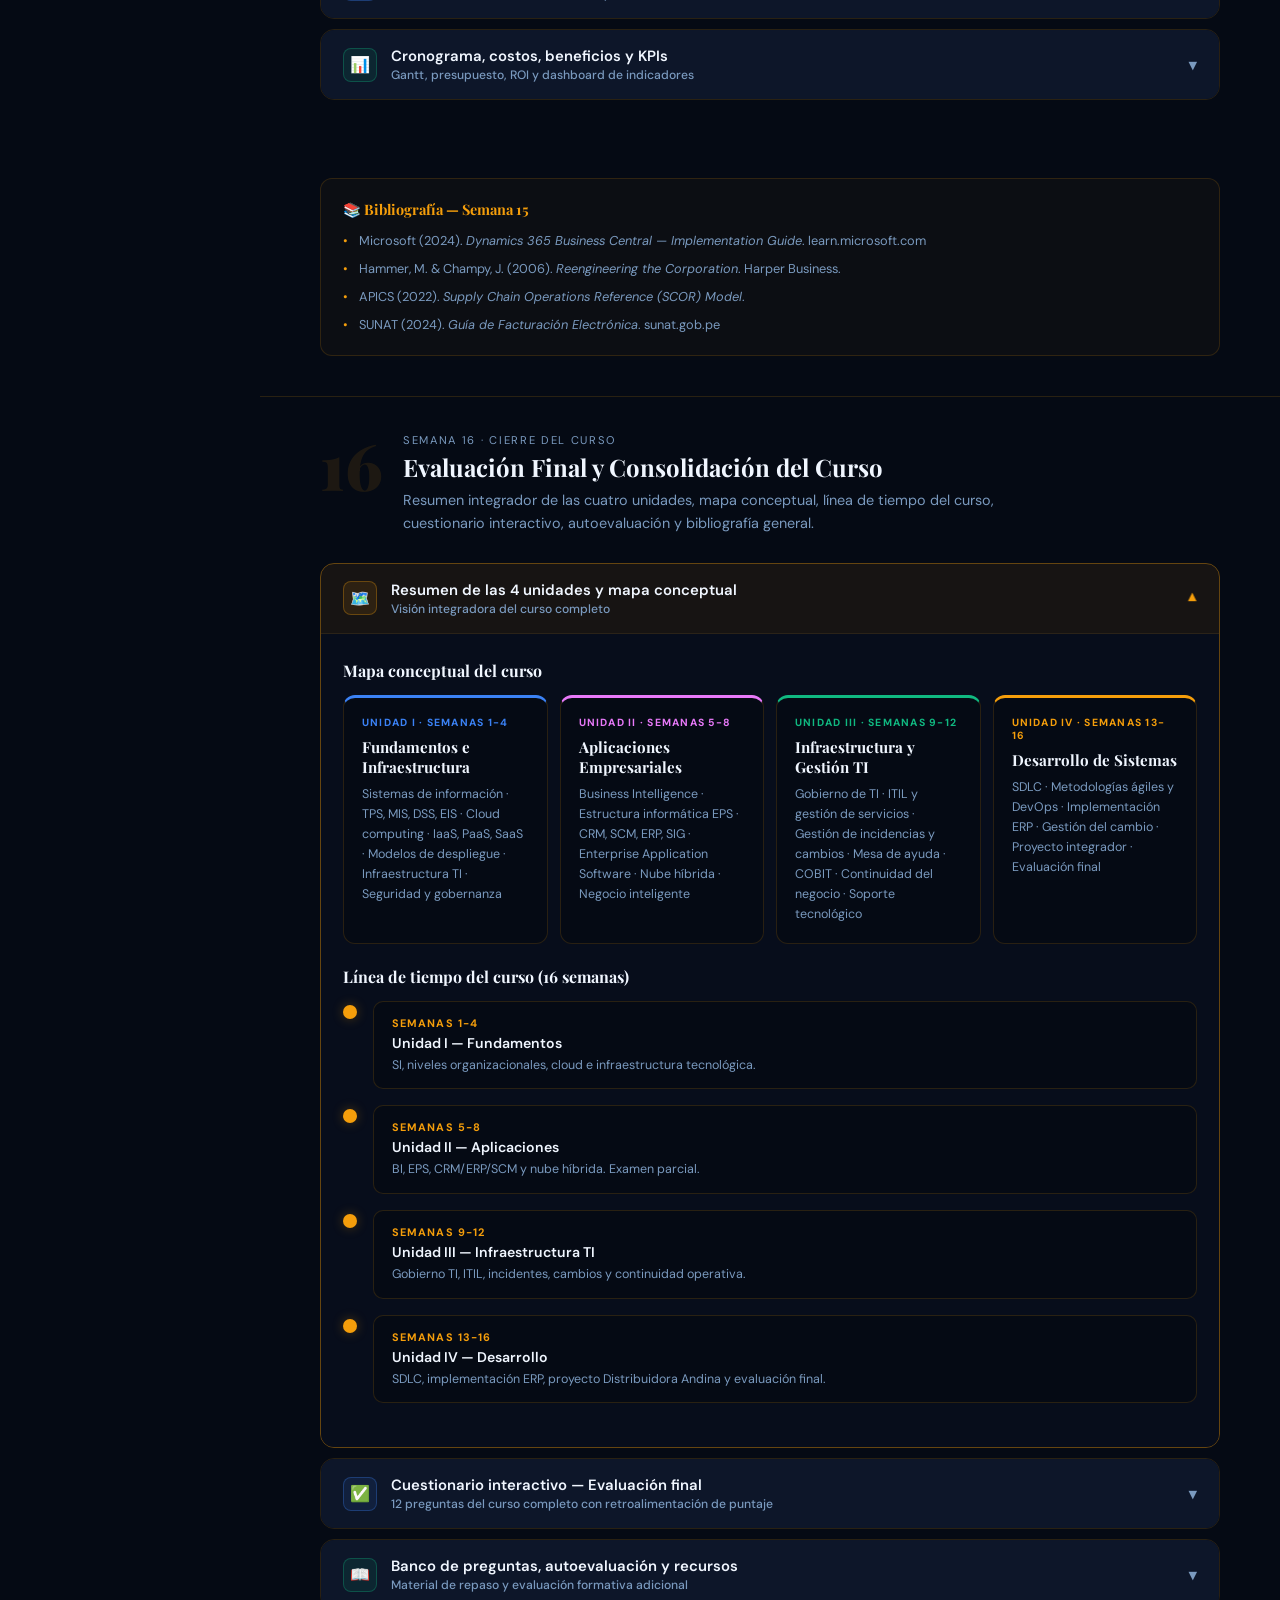
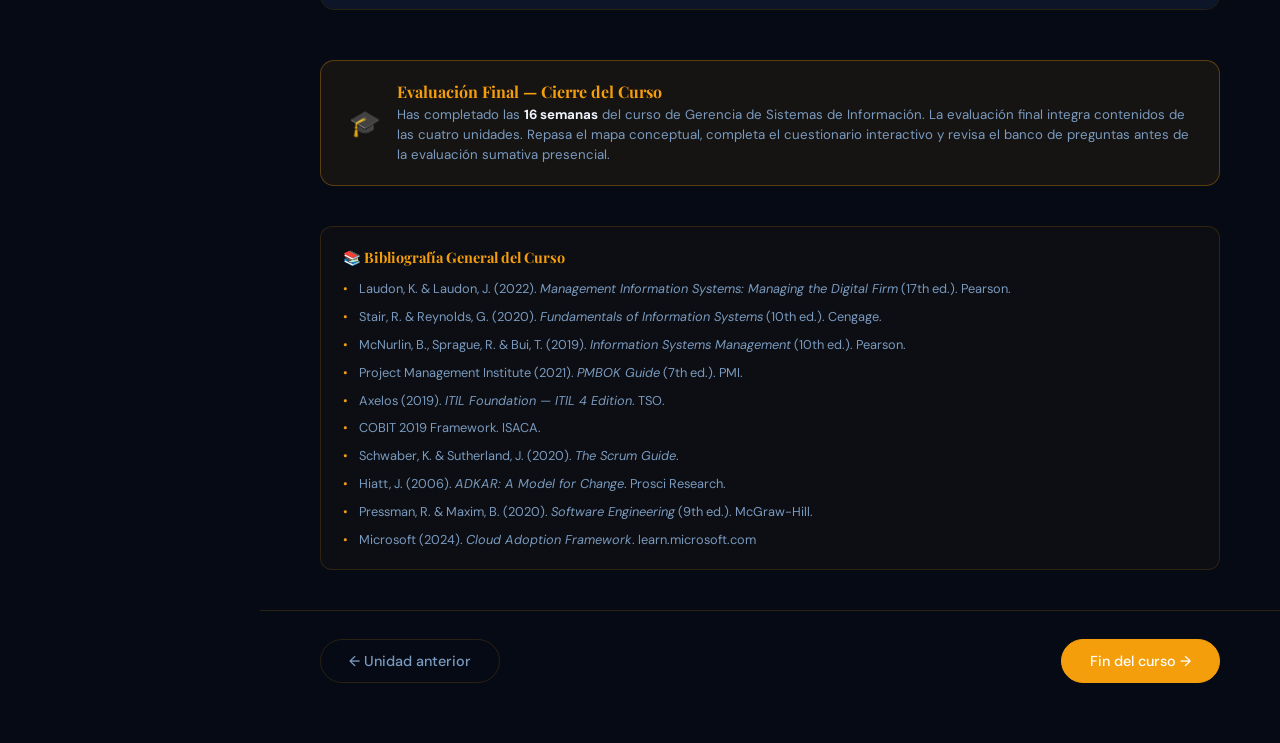
<file: unidad4.html>
<!DOCTYPE html>
<html lang="es">
<head>
  <meta charset="UTF-8" />
  <meta name="viewport" content="width=device-width, initial-scale=1.0" />
  <meta name="description" content="Unidad IV — Desarrollo de Sistemas de Información en la Empresa. SDLC, metodologías ágiles, implementación ERP, proyecto integrador y evaluación final. Curso Gerencia TI UPLA." />
  <meta name="keywords" content="SDLC, ciclo de vida sistemas, Scrum, DevOps, implementación ERP, SAP, Dynamics 365, cambio organizacional, Gerencia TI, UPLA, sistemas de información" />
  <meta name="author" content="Universidad Peruana Los Andes — Gerencia de Sistemas de Información" />
  <meta property="og:title" content="Unidad 04 — Desarrollo de Sistemas de Información en la Empresa" />
  <meta property="og:description" content="Semanas 13-16: SDLC, implementación de ERP, proyecto integrador Distribuidora Andina S.A. y evaluación final del curso." />
  <meta property="og:type" content="website" />
  <meta property="og:locale" content="es_PE" />
  <title>Unidad 04 — Desarrollo de Sistemas de Información · Academia Digital</title>
  <link href="https://fonts.googleapis.com/css2?family=Playfair+Display:ital,wght@0,400;0,700;0,900;1,400&family=DM+Sans:wght@300;400;500;600&display=swap" rel="stylesheet" />
  <style>
    :root {
      --bg-deep:#050a14;--bg-dark:#090f1e;--bg-card:#0d1629;--bg-card-hover:#111e38;
      --accent:#f59e0b;--accent-glow:rgba(245,158,11,0.3);
      --accent-b:#3b82f6;--accent3:#10b981;--gold:#f59e0b;--rose:#f43f5e;
      --text-primary:#f0f6ff;--text-muted:#7a9abf;
      --border:rgba(245,158,11,0.15);--border-hover:rgba(245,158,11,0.4);
      --font-display:'Playfair Display',Georgia,serif;--font-body:'DM Sans',system-ui,sans-serif;
      --radius:16px;--transition:cubic-bezier(0.4,0,0.2,1);
    }
    *,*::before,*::after{margin:0;padding:0;box-sizing:border-box;}
    html{scroll-behavior:smooth;overflow-x:hidden;}
    body{font-family:var(--font-body);background:var(--bg-deep);color:var(--text-primary);cursor:none;overflow-x:hidden;}

    .cursor{position:fixed;width:8px;height:8px;background:var(--accent);border-radius:50%;pointer-events:none;z-index:9999;transform:translate(-50%,-50%);transition:transform 0.1s,background 0.2s;}
    .cursor-follower{position:fixed;width:32px;height:32px;border:1.5px solid rgba(245,158,11,0.45);border-radius:50%;pointer-events:none;z-index:9998;transform:translate(-50%,-50%);transition:left 0.12s,top 0.12s,width 0.3s,height 0.3s,border-color 0.3s;}

    .cat-header{position:sticky;top:0;z-index:100;display:flex;align-items:center;justify-content:space-between;padding:16px 40px;background:rgba(5,10,20,0.95);backdrop-filter:blur(20px);border-bottom:1px solid var(--border);}
    .back-btn{background:transparent;border:1px solid rgba(245,158,11,0.2);color:var(--text-muted);padding:8px 20px;border-radius:100px;font-family:var(--font-body);font-size:0.85rem;cursor:none;transition:all 0.3s;text-decoration:none;display:inline-block;}
    .back-btn:hover{border-color:var(--border-hover);color:var(--text-primary);background:rgba(245,158,11,0.07);}
    .logo{display:flex;align-items:center;gap:10px;font-family:var(--font-display);font-size:1.2rem;font-weight:700;color:var(--text-primary);text-decoration:none;}
    .logo-icon{font-size:1.5rem;color:var(--accent-b);animation:spin 12s linear infinite;display:inline-block;}
    @keyframes spin{from{transform:rotate(0deg)}to{transform:rotate(360deg)}}
    .cat-progress{font-size:0.8rem;color:var(--text-muted);letter-spacing:0.06em;}

    .cat-layout{display:grid;grid-template-columns:260px 1fr;min-height:calc(100vh - 65px);}

    .sidebar{background:var(--bg-dark);border-right:1px solid var(--border);padding:40px 24px;position:sticky;top:65px;height:calc(100vh - 65px);overflow-y:auto;}
    .sidebar-title{font-size:0.7rem;letter-spacing:0.15em;text-transform:uppercase;color:var(--text-muted);margin-bottom:20px;padding-left:4px;}
    .unit-nav{display:flex;flex-direction:column;gap:8px;}
    .unit-btn{display:flex;align-items:center;gap:16px;padding:14px 16px;background:transparent;border:1px solid transparent;border-radius:12px;color:var(--text-muted);font-family:var(--font-body);cursor:none;transition:all 0.3s;text-align:left;width:100%;text-decoration:none;}
    .unit-btn:hover{background:var(--bg-card);border-color:rgba(245,158,11,0.2);color:var(--text-primary);}
    .unit-btn.active{background:rgba(245,158,11,0.1);border-color:rgba(245,158,11,0.38);color:var(--accent);}
    .unit-btn-num{font-family:var(--font-display);font-size:0.75rem;font-weight:700;min-width:28px;}
    .unit-btn-label{font-size:0.9rem;font-weight:500;}
    .sidebar-semanas{margin-top:32px;padding-top:24px;border-top:1px solid var(--border);}
    .sidebar-semanas-title{font-size:0.65rem;letter-spacing:0.15em;text-transform:uppercase;color:var(--text-muted);margin-bottom:12px;padding-left:4px;}
    .semana-link{display:flex;align-items:center;gap:10px;padding:10px 12px;border-radius:10px;color:var(--text-muted);font-size:0.82rem;text-decoration:none;transition:all 0.25s;border:1px solid transparent;}
    .semana-link:hover{background:var(--bg-card);color:var(--text-primary);border-color:var(--border);}
    .semana-link-num{font-family:var(--font-display);font-size:0.7rem;font-weight:700;color:var(--accent);min-width:26px;}

    .cat-main{overflow-x:hidden;}
    .unidad-hero{padding:60px 60px 48px;background:linear-gradient(135deg,#0a0a1e,var(--bg-deep));border-bottom:1px solid var(--border);position:relative;overflow:hidden;animation:fadeUp 0.6s both;}
    .unidad-hero::before{content:'';position:absolute;top:-80px;right:-80px;width:420px;height:420px;background:radial-gradient(circle,rgba(245,158,11,0.07),transparent 70%);border-radius:50%;}
    .unidad-hero::after{content:'';position:absolute;bottom:-60px;left:25%;width:260px;height:260px;background:radial-gradient(circle,rgba(59,130,246,0.04),transparent 70%);border-radius:50%;}
    .unidad-tag{display:inline-block;font-size:0.75rem;letter-spacing:0.15em;text-transform:uppercase;color:var(--accent);margin-bottom:16px;font-weight:600;}
    .unidad-titulo{font-family:var(--font-display);font-size:clamp(2rem,4vw,3.2rem);font-weight:800;line-height:1.15;margin-bottom:16px;}
    .unidad-subtitulo{color:var(--text-muted);font-size:1.05rem;line-height:1.7;max-width:640px;margin-bottom:32px;}
    .unidad-meta{display:flex;gap:16px;flex-wrap:wrap;margin-bottom:32px;}
    .unidad-meta span{font-size:0.82rem;color:var(--text-muted);background:rgba(255,255,255,0.04);padding:6px 16px;border-radius:100px;border:1px solid var(--border);}

    .resumen-grid{display:grid;grid-template-columns:repeat(3,1fr);gap:12px;position:relative;z-index:1;}
    .resumen-item{background:var(--bg-card);border:1px solid var(--border);border-radius:12px;padding:16px 18px;}
    .resumen-label{font-size:0.65rem;letter-spacing:0.12em;text-transform:uppercase;font-weight:700;margin-bottom:6px;}
    .resumen-item p{font-size:0.82rem;color:var(--text-muted);line-height:1.5;}

    .examen-badge{margin:0 60px 0;padding:20px 28px;background:rgba(245,158,11,0.07);border:1px solid rgba(245,158,11,0.3);border-radius:14px;display:flex;align-items:center;gap:16px;}
    .examen-icon{font-size:1.6rem;flex-shrink:0;}
    .examen-title{font-family:var(--font-display);font-size:1rem;font-weight:700;color:var(--accent);margin-bottom:3px;}
    .examen-text{font-size:0.83rem;color:var(--text-muted);line-height:1.5;}

    .semana-section{border-bottom:1px solid var(--border);}
    .semana-header-main{display:flex;align-items:flex-start;gap:20px;padding:36px 60px 28px;}
    .semana-num-big{font-family:var(--font-display);font-size:4rem;font-weight:900;color:rgba(245,158,11,0.1);line-height:1;flex-shrink:0;}
    .semana-week-tag{font-size:0.7rem;letter-spacing:0.15em;text-transform:uppercase;color:var(--text-muted);margin-bottom:4px;}
    .semana-titulo{font-family:var(--font-display);font-size:1.5rem;font-weight:700;margin-bottom:6px;}
    .semana-intro{color:var(--text-muted);font-size:0.9rem;line-height:1.6;max-width:600px;}

    .temas-container{padding:0 60px 40px;}
    .tema-acordeon{border:1px solid var(--border);border-radius:14px;overflow:hidden;margin-bottom:10px;transition:border-color 0.3s;}
    .tema-acordeon:hover{border-color:var(--border-hover);}
    .tema-acordeon.open{border-color:rgba(245,158,11,0.4);}
    .tema-trigger{width:100%;display:flex;align-items:center;justify-content:space-between;padding:16px 22px;background:var(--bg-card);border:none;color:var(--text-primary);font-family:var(--font-body);font-size:0.95rem;font-weight:500;cursor:none;transition:background 0.25s;text-align:left;gap:12px;}
    .tema-trigger:hover{background:var(--bg-card-hover);}
    .tema-acordeon.open .tema-trigger{background:rgba(245,158,11,0.07);}
    .tema-trigger-left{display:flex;align-items:center;gap:14px;flex:1;min-width:0;}
    .tema-icon{width:34px;height:34px;border-radius:8px;display:flex;align-items:center;justify-content:center;font-size:1rem;flex-shrink:0;border:1px solid var(--border);}
    .tema-nombre{font-weight:600;font-size:0.93rem;}
    .tema-desc-short{font-size:0.76rem;color:var(--text-muted);margin-top:1px;}
    .tema-chevron{color:var(--text-muted);font-size:0.7rem;transition:transform 0.35s var(--transition);flex-shrink:0;}
    .tema-acordeon.open .tema-chevron{transform:rotate(180deg);color:var(--accent);}
    .tema-body{max-height:0;overflow:hidden;transition:max-height 0.55s var(--transition);}
    .tema-acordeon.open .tema-body{max-height:8000px;}
    .tema-content{padding:26px 22px 28px;background:rgba(9,15,30,0.7);border-top:1px solid var(--border);}

    .content-section{margin-bottom:22px;}
    .content-section:last-child{margin-bottom:0;}
    .content-title{font-family:var(--font-display);font-size:1rem;font-weight:700;margin-bottom:10px;color:var(--text-primary);}
    .content-text{color:var(--text-muted);font-size:0.87rem;line-height:1.75;}

    .mini-cards{display:grid;grid-template-columns:repeat(auto-fill,minmax(190px,1fr));gap:10px;margin-top:12px;}
    .mini-card{background:var(--bg-deep);border:1px solid var(--border);border-radius:10px;padding:14px 16px;transition:border-color 0.25s,transform 0.25s;}
    .mini-card:hover{border-color:var(--border-hover);transform:translateY(-3px);}
    .mini-card-label{font-size:0.62rem;letter-spacing:0.1em;text-transform:uppercase;font-weight:700;margin-bottom:5px;}
    .mini-card-title{font-size:0.86rem;font-weight:600;margin-bottom:4px;}
    .mini-card-text{font-size:0.77rem;color:var(--text-muted);line-height:1.5;}

    .niveles-stack{display:flex;flex-direction:column;gap:8px;margin-top:12px;}
    .nivel-item{display:flex;align-items:flex-start;gap:14px;background:var(--bg-deep);border:1px solid var(--border);border-radius:10px;padding:14px 16px;border-left:3px solid;}
    .nivel-sigla{font-family:var(--font-display);font-size:1.1rem;font-weight:900;min-width:52px;flex-shrink:0;}
    .nivel-info-title{font-size:0.87rem;font-weight:600;margin-bottom:2px;}
    .nivel-info-text{font-size:0.77rem;color:var(--text-muted);line-height:1.5;}

    .pilares-grid{display:grid;grid-template-columns:repeat(auto-fill,minmax(160px,1fr));gap:10px;margin-top:12px;}
    .pilar-card{background:var(--bg-deep);border:1px solid var(--border);border-radius:10px;padding:16px;text-align:center;transition:all 0.3s;}
    .pilar-card:hover{border-color:var(--border-hover);background:var(--bg-card);}
    .pilar-num{font-family:var(--font-display);font-size:1.6rem;font-weight:900;color:rgba(245,158,11,0.18);margin-bottom:6px;}
    .pilar-title{font-size:0.84rem;font-weight:700;margin-bottom:4px;}
    .pilar-text{font-size:0.75rem;color:var(--text-muted);line-height:1.5;}

    .highlight-box{background:rgba(245,158,11,0.05);border:1px solid rgba(245,158,11,0.2);border-radius:10px;padding:16px 18px;margin-top:14px;}
    .highlight-box.blue{background:rgba(59,130,246,0.06);border-color:rgba(59,130,246,0.22);}
    .highlight-box.green{background:rgba(16,185,129,0.06);border-color:rgba(16,185,129,0.22);}
    .highlight-box.red{background:rgba(248,113,113,0.07);border-color:rgba(248,113,113,0.22);}
    .highlight-label{font-size:0.63rem;letter-spacing:0.1em;text-transform:uppercase;font-weight:700;margin-bottom:6px;}
    .highlight-box p{font-size:0.83rem;color:var(--text-muted);line-height:1.6;}

    .compare-table{width:100%;border-collapse:collapse;margin-top:12px;font-size:0.81rem;}
    .compare-table th{text-align:left;padding:10px 14px;background:rgba(245,158,11,0.07);color:var(--accent);font-weight:600;letter-spacing:0.04em;border-bottom:1px solid var(--border);}
    .compare-table td{padding:10px 14px;border-bottom:1px solid rgba(245,158,11,0.06);color:var(--text-muted);vertical-align:top;line-height:1.5;}
    .compare-table tr:last-child td{border-bottom:none;}
    .compare-table tr:hover td{background:rgba(245,158,11,0.03);}
    .compare-table td:first-child{color:var(--text-primary);font-weight:500;}

    .video-section{margin-top:20px;}
    .video-label-bar{font-size:0.72rem;color:var(--text-muted);padding:8px 14px;background:rgba(255,255,255,0.03);border:1px solid var(--border);border-radius:10px 10px 0 0;letter-spacing:0.04em;}
    .video-frame{border-radius:0 0 10px 10px;overflow:hidden;background:#000;}
    .video-frame iframe{width:100%;height:210px;border:none;display:block;}

    .unit-nav-bottom{display:flex;justify-content:space-between;align-items:center;padding:28px 60px 60px;}
    .nav-prev,.nav-next{padding:12px 28px;border-radius:100px;font-family:var(--font-body);font-size:0.9rem;font-weight:500;cursor:none;transition:all 0.3s;text-decoration:none;display:inline-block;}
    .nav-prev{background:transparent;border:1px solid var(--border);color:var(--text-muted);}
    .nav-prev:hover{border-color:var(--border-hover);color:var(--text-primary);}
    .nav-next{background:var(--accent);border:1px solid var(--accent);color:#fff;}
    .nav-next:hover{filter:brightness(1.1);box-shadow:0 8px 24px var(--accent-glow);transform:translateY(-2px);}

    .biblio-section{margin-top:28px;padding:20px 22px;background:rgba(245,158,11,0.03);border:1px solid rgba(245,158,11,0.15);border-radius:12px;}
    .biblio-title{font-family:var(--font-display);font-size:0.9rem;font-weight:700;margin-bottom:12px;color:var(--accent);}
    .biblio-list{list-style:none;display:flex;flex-direction:column;gap:8px;}
    .biblio-list li{font-size:0.8rem;color:var(--text-muted);line-height:1.55;padding-left:16px;position:relative;}
    .biblio-list li::before{content:'•';position:absolute;left:0;color:var(--accent);}

    .kpi-dashboard{display:grid;grid-template-columns:repeat(auto-fill,minmax(140px,1fr));gap:12px;margin-top:14px;}
    .kpi-card{background:var(--bg-deep);border:1px solid var(--border);border-radius:12px;padding:18px 16px;text-align:center;transition:all 0.3s;}
    .kpi-card:hover{border-color:var(--border-hover);transform:translateY(-3px);}
    .kpi-value{font-family:var(--font-display);font-size:1.8rem;font-weight:900;color:var(--accent);margin-bottom:4px;}
    .kpi-label{font-size:0.72rem;color:var(--text-muted);text-transform:uppercase;letter-spacing:0.06em;}
    .kpi-trend{font-size:0.7rem;margin-top:6px;font-weight:600;}
    .kpi-trend.up{color:#10b981;}
    .kpi-trend.down{color:#f87171;}

    .concept-map{display:grid;grid-template-columns:repeat(auto-fill,minmax(200px,1fr));gap:12px;margin-top:14px;}
    .concept-card{background:var(--bg-deep);border:1px solid var(--border);border-radius:12px;padding:18px;border-top:3px solid var(--unit-color,var(--accent));transition:all 0.3s;}
    .concept-card:hover{border-color:var(--border-hover);transform:translateY(-3px);}
    .concept-unit{font-size:0.65rem;letter-spacing:0.12em;text-transform:uppercase;font-weight:700;margin-bottom:8px;}
    .concept-title{font-family:var(--font-display);font-size:0.95rem;font-weight:700;margin-bottom:8px;}
    .concept-items{font-size:0.78rem;color:var(--text-muted);line-height:1.6;}

    .course-timeline{margin-top:14px;}
    .timeline-item{display:flex;gap:16px;margin-bottom:16px;}
    .timeline-dot{width:14px;height:14px;border-radius:50%;background:var(--accent);flex-shrink:0;margin-top:4px;box-shadow:0 0 12px var(--accent-glow);}
    .timeline-content{flex:1;background:var(--bg-deep);border:1px solid var(--border);border-radius:10px;padding:14px 18px;}
    .timeline-week{font-size:0.68rem;letter-spacing:0.1em;text-transform:uppercase;color:var(--accent);font-weight:700;margin-bottom:4px;}
    .timeline-title{font-size:0.88rem;font-weight:600;margin-bottom:4px;}
    .timeline-desc{font-size:0.78rem;color:var(--text-muted);line-height:1.5;}

    .gantt-table{font-size:0.76rem;}
    .gantt-bar{display:inline-block;height:10px;border-radius:4px;background:var(--accent);opacity:0.75;vertical-align:middle;}

    .diagram-box{background:var(--bg-deep);border:1px solid var(--border);border-radius:12px;padding:20px;margin-top:14px;overflow-x:auto;}
    .diagram-box svg{display:block;margin:0 auto;max-width:100%;}

    .quiz-container{background:var(--bg-card);border:1px solid var(--border);border-radius:14px;padding:24px;margin-top:16px;}
    .quiz-question{margin-bottom:24px;padding-bottom:20px;border-bottom:1px solid var(--border);}
    .quiz-question:last-of-type{border-bottom:none;margin-bottom:0;padding-bottom:0;}
    .quiz-q-text{font-weight:600;font-size:0.92rem;margin-bottom:12px;color:var(--text-primary);}
    .quiz-options{display:flex;flex-direction:column;gap:8px;}
    .quiz-option{display:flex;align-items:center;gap:10px;padding:12px 16px;background:var(--bg-deep);border:1px solid var(--border);border-radius:10px;cursor:none;transition:all 0.25s;font-size:0.85rem;color:var(--text-muted);}
    .quiz-option:hover{border-color:var(--border-hover);background:var(--bg-card);}
    .quiz-option.selected{border-color:var(--accent);background:rgba(245,158,11,0.08);color:var(--text-primary);}
    .quiz-option.correct{border-color:#10b981;background:rgba(16,185,129,0.1);color:#10b981;}
    .quiz-option.incorrect{border-color:#f87171;background:rgba(248,113,113,0.08);color:#f87171;}
    .quiz-submit{margin-top:20px;padding:12px 32px;background:var(--accent);border:none;border-radius:100px;color:#fff;font-family:var(--font-body);font-size:0.9rem;font-weight:600;cursor:none;transition:all 0.3s;}
    .quiz-submit:hover{filter:brightness(1.1);box-shadow:0 8px 24px var(--accent-glow);}
    .quiz-result{margin-top:20px;padding:20px 24px;border-radius:12px;display:none;}
    .quiz-result.show{display:block;}
    .quiz-result.pass{background:rgba(16,185,129,0.08);border:1px solid rgba(16,185,129,0.3);}
    .quiz-result.fail{background:rgba(248,113,113,0.08);border:1px solid rgba(248,113,113,0.3);}
    .quiz-result-title{font-family:var(--font-display);font-size:1.2rem;font-weight:700;margin-bottom:8px;}
    .quiz-result-text{font-size:0.87rem;color:var(--text-muted);line-height:1.6;}

    .likert-scale{display:flex;flex-direction:column;gap:10px;margin-top:12px;}
    .likert-item{display:flex;align-items:center;justify-content:space-between;gap:12px;padding:12px 16px;background:var(--bg-deep);border:1px solid var(--border);border-radius:10px;font-size:0.82rem;flex-wrap:wrap;}
    .likert-label{flex:1;min-width:180px;color:var(--text-muted);}
    .likert-options{display:flex;gap:6px;}
    .likert-btn{width:32px;height:32px;border-radius:8px;border:1px solid var(--border);background:transparent;color:var(--text-muted);font-size:0.75rem;cursor:none;transition:all 0.2s;}
    .likert-btn:hover,.likert-btn.active{border-color:var(--accent);background:rgba(245,158,11,0.1);color:var(--accent);}

    .resource-list{display:flex;flex-direction:column;gap:8px;margin-top:12px;}
    .resource-link{display:flex;align-items:center;gap:10px;padding:12px 16px;background:var(--bg-deep);border:1px solid var(--border);border-radius:10px;color:var(--text-muted);font-size:0.83rem;text-decoration:none;transition:all 0.25s;}
    .resource-link:hover{border-color:var(--border-hover);color:var(--accent);background:var(--bg-card);}

    @keyframes fadeUp{from{opacity:0;transform:translateY(24px)}to{opacity:1;transform:translateY(0)}}
    ::-webkit-scrollbar{width:6px;}
    ::-webkit-scrollbar-track{background:var(--bg-deep);}
    ::-webkit-scrollbar-thumb{background:rgba(245,158,11,0.25);border-radius:100px;}
    ::-webkit-scrollbar-thumb:hover{background:rgba(245,158,11,0.5);}

    @media(max-width:900px){
      .cat-layout{grid-template-columns:1fr;}
      .sidebar{position:static;height:auto;border-right:none;border-bottom:1px solid var(--border);padding:24px;}
      .unit-nav{flex-direction:row;flex-wrap:wrap;}
      .semana-header-main,.temas-container,.unit-nav-bottom,.examen-badge{padding-left:24px;padding-right:24px;}
      .unidad-hero{padding:40px 24px 36px;}
      .resumen-grid,.concept-map{grid-template-columns:1fr;}
    }
    @media(max-width:680px){
      .cat-header{padding:12px 20px;}
      .cat-progress{display:none;}
      .cursor,.cursor-follower{display:none;}
      body{cursor:default;}
      .mini-cards,.pilares-grid,.kpi-dashboard{grid-template-columns:1fr;}
    }
  </style>
</head>
<body>

<div class="cursor"></div>
<div class="cursor-follower"></div>

<header class="cat-header">
  <a href="index.html" class="back-btn">← Inicio</a>
  <a href="index.html" class="logo"><span class="logo-icon">⬡</span><span>Academia Digital</span></a>
  <div class="cat-progress">Unidad 4 de 4 — Desarrollo de Sistemas de Información</div>
</header>

<div class="cat-layout">

  <aside class="sidebar">
    <p class="sidebar-title">Programa del curso</p>
    <nav class="unit-nav">
      <a class="unit-btn" href="unidad1.html"><span class="unit-btn-num">01</span><span class="unit-btn-label">Fundamentos</span></a>
      <a class="unit-btn" href="unidad2.html"><span class="unit-btn-num">02</span><span class="unit-btn-label">Aplicaciones</span></a>
      <a class="unit-btn" href="unidad3.html"><span class="unit-btn-num">03</span><span class="unit-btn-label">Infraestructura</span></a>
      <a class="unit-btn active" href="unidad4.html"><span class="unit-btn-num">04</span><span class="unit-btn-label">Desarrollo de Sistemas</span></a>
    </nav>
    <div class="sidebar-semanas">
      <p class="sidebar-semanas-title">Semanas</p>
      <a href="#semana13" class="semana-link"><span class="semana-link-num">S13</span>Ciclo de vida SDLC</a>
      <a href="#semana14" class="semana-link"><span class="semana-link-num">S14</span>Implementación ERP</a>
      <a href="#semana15" class="semana-link"><span class="semana-link-num">S15</span>Proyecto integrador</a>
      <a href="#semana16" class="semana-link"><span class="semana-link-num">S16</span>Evaluación final</a>
    </div>
  </aside>

  <main class="cat-main">

    <div class="unidad-hero">
      <div class="unidad-tag">Unidad 04</div>
      <h1 class="unidad-titulo">Desarrollo de Sistemas de Información en la Empresa</h1>
      <p class="unidad-subtitulo">Del análisis al despliegue: ciclo de vida de desarrollo, metodologías modernas, estrategias de implementación ERP y proyecto integrador que consolida las cuatro unidades del curso de Gerencia de Sistemas de Información.</p>
      <div class="unidad-meta">
        <span>📅 4 semanas</span><span>🎯 Nivel avanzado</span><span>🏗️ Proyecto ERP</span><span>🎓 Evaluación final</span>
      </div>
      <div class="resumen-grid">
        <div class="resumen-item"><div class="resumen-label" style="color:var(--accent)">Objetivo</div><p>Dominar el SDLC, seleccionar metodologías y planificar la implementación exitosa de sistemas empresariales.</p></div>
        <div class="resumen-item"><div class="resumen-label" style="color:var(--accent3)">Alcance</div><p>Waterfall, Agile, DevOps, estrategias de go-live, migración de datos, gestión del cambio y proyecto ERP.</p></div>
        <div class="resumen-item"><div class="resumen-label" style="color:var(--accent-b)">Cierre</div><p>Proyecto integrador Distribuidora Andina S.A. + evaluación final con cuestionario interactivo del curso completo.</p></div>
      </div>
    </div>

    <!-- SEMANA 13 -->
    <section class="semana-section" id="semana13">
      <div class="semana-header-main">
        <div class="semana-num-big">13</div>
        <div>
          <div class="semana-week-tag">Semana 13 · Ciclo de Vida del Software</div>
          <h2 class="semana-titulo">SDLC — Ciclo de Vida del Desarrollo de Sistemas</h2>
          <p class="semana-intro">Las fases del ciclo de vida, las metodologías de desarrollo y su aplicación en proyectos de sistemas de información empresariales a gran escala.</p>
        </div>
      </div>
      <div class="temas-container">

        <div class="tema-acordeon">
          <button class="tema-trigger" aria-expanded="false">
            <div class="tema-trigger-left">
              <div class="tema-icon" style="background:rgba(245,158,11,0.1);border-color:rgba(245,158,11,0.3);">🔄</div>
              <div><div class="tema-nombre">Fases del SDLC</div><div class="tema-desc-short">Análisis, diseño, desarrollo, pruebas, implementación y mantenimiento</div></div>
            </div>
            <span class="tema-chevron">▼</span>
          </button>
          <div class="tema-body"><div class="tema-content">
            <div class="content-section">
              <div class="content-title">¿Qué es el SDLC?</div>
              <p class="content-text">El <strong style="color:var(--text-primary)">Software Development Life Cycle (SDLC)</strong> es el marco estructurado que guía el desarrollo de un sistema de información desde la identificación de la necesidad hasta su retiro. En contexto empresarial, el SDLC asegura que el sistema entregue valor al negocio, cumpla requisitos funcionales y no funcionales, y sea mantenible a largo plazo.</p>
            </div>
            <div class="content-section">
              <div class="content-title">Las 6 fases del ciclo de vida</div>
              <div class="niveles-stack">
                <div class="nivel-item" style="border-left-color:#3b82f6;"><div class="nivel-sigla" style="color:#3b82f6;font-size:0.85rem;min-width:80px;">1. Análisis</div><div><div class="nivel-info-title">Levantamiento de requisitos</div><div class="nivel-info-text">Identificar necesidades del negocio, entrevistar stakeholders, documentar procesos actuales (AS-IS) y definir el estado objetivo (TO-BE). Entregables: documento de requisitos, casos de uso.</div></div></div>
                <div class="nivel-item" style="border-left-color:#8b5cf6;"><div class="nivel-sigla" style="color:#8b5cf6;font-size:0.85rem;min-width:80px;">2. Diseño</div><div><div class="nivel-info-title">Arquitectura y especificación</div><div class="nivel-info-text">Diseño lógico (BD, interfaces, módulos) y físico (servidores, redes, integraciones). Diagramas UML, ERD, arquitectura de tres capas o microservicios.</div></div></div>
                <div class="nivel-item" style="border-left-color:#f59e0b;"><div class="nivel-sigla" style="color:#f59e0b;font-size:0.85rem;min-width:80px;">3. Desarrollo</div><div><div class="nivel-info-title">Codificación e integración</div><div class="nivel-info-text">Programación, configuración de ERP, desarrollo de APIs, integración con sistemas legados. Control de versiones (Git), code review y estándares de codificación.</div></div></div>
                <div class="nivel-item" style="border-left-color:#10b981;"><div class="nivel-sigla" style="color:#10b981;font-size:0.85rem;min-width:80px;">4. Pruebas</div><div><div class="nivel-info-title">Testing y validación</div><div class="nivel-info-text">Unitarias, integración, sistema, aceptación de usuario (UAT), rendimiento y seguridad. El objetivo es detectar defectos antes del go-live.</div></div></div>
                <div class="nivel-item" style="border-left-color:#06b6d4;"><div class="nivel-sigla" style="color:#06b6d4;font-size:0.85rem;min-width:80px;">5. Impl.</div><div><div class="nivel-info-title">Implementación y despliegue</div><div class="nivel-info-text">Migración de datos, capacitación, cutover, go-live y estabilización post-producción. Estrategias: directa, paralela, piloto o por fases.</div></div></div>
                <div class="nivel-item" style="border-left-color:#6b7280;"><div class="nivel-sigla" style="color:#6b7280;font-size:0.85rem;min-width:80px;">6. Mant.</div><div><div class="nivel-info-title">Mantenimiento evolutivo</div><div class="nivel-info-text">Corrección de errores, adaptación a cambios normativos, mejoras funcionales y optimización de rendimiento. Representa el 60–80% del costo total del ciclo de vida.</div></div></div>
              </div>
            </div>
            <div class="diagram-box">
              <svg viewBox="0 0 720 120" width="720" height="120" aria-label="Diagrama SDLC">
                <defs><linearGradient id="g1" x1="0%" y1="0%" x2="100%" y2="0%"><stop offset="0%" stop-color="#3b82f6"/><stop offset="100%" stop-color="#f59e0b"/></linearGradient></defs>
                <rect x="10" y="40" width="100" height="44" rx="8" fill="rgba(59,130,246,0.15)" stroke="#3b82f6" stroke-width="1.5"/>
                <text x="60" y="67" text-anchor="middle" fill="#f0f6ff" font-size="11" font-family="DM Sans,sans-serif">Análisis</text>
                <rect x="125" y="40" width="100" height="44" rx="8" fill="rgba(139,92,246,0.15)" stroke="#8b5cf6" stroke-width="1.5"/>
                <text x="175" y="67" text-anchor="middle" fill="#f0f6ff" font-size="11" font-family="DM Sans,sans-serif">Diseño</text>
                <rect x="240" y="40" width="100" height="44" rx="8" fill="rgba(245,158,11,0.15)" stroke="#f59e0b" stroke-width="1.5"/>
                <text x="290" y="67" text-anchor="middle" fill="#f0f6ff" font-size="11" font-family="DM Sans,sans-serif">Desarrollo</text>
                <rect x="355" y="40" width="100" height="44" rx="8" fill="rgba(16,185,129,0.15)" stroke="#10b981" stroke-width="1.5"/>
                <text x="405" y="67" text-anchor="middle" fill="#f0f6ff" font-size="11" font-family="DM Sans,sans-serif">Pruebas</text>
                <rect x="470" y="40" width="100" height="44" rx="8" fill="rgba(6,182,212,0.15)" stroke="#06b6d4" stroke-width="1.5"/>
                <text x="520" y="67" text-anchor="middle" fill="#f0f6ff" font-size="11" font-family="DM Sans,sans-serif">Impl.</text>
                <rect x="585" y="40" width="100" height="44" rx="8" fill="rgba(107,114,128,0.15)" stroke="#6b7280" stroke-width="1.5"/>
                <text x="635" y="67" text-anchor="middle" fill="#f0f6ff" font-size="11" font-family="DM Sans,sans-serif">Mant.</text>
                <path d="M110 62 L125 62" stroke="url(#g1)" stroke-width="2" marker-end="url(#arrow)"/>
                <path d="M225 62 L240 62" stroke="url(#g1)" stroke-width="2"/>
                <path d="M340 62 L355 62" stroke="url(#g1)" stroke-width="2"/>
                <path d="M455 62 L470 62" stroke="url(#g1)" stroke-width="2"/>
                <path d="M570 62 L585 62" stroke="url(#g1)" stroke-width="2"/>
                <path d="M635 90 Q360 110 60 90" fill="none" stroke="rgba(245,158,11,0.4)" stroke-width="1.5" stroke-dasharray="4 3"/>
                <text x="360" y="108" text-anchor="middle" fill="#7a9abf" font-size="9" font-family="DM Sans,sans-serif">Retroalimentación continua</text>
              </svg>
            </div>
          </div></div>
        </div>

        <div class="tema-acordeon">
          <button class="tema-trigger" aria-expanded="false">
            <div class="tema-trigger-left">
              <div class="tema-icon" style="background:rgba(59,130,246,0.1);border-color:rgba(59,130,246,0.3);">⚡</div>
              <div><div class="tema-nombre">Metodologías de desarrollo</div><div class="tema-desc-short">Waterfall, Spiral, Scrum, Kanban y DevOps</div></div>
            </div>
            <span class="tema-chevron">▼</span>
          </button>
          <div class="tema-body"><div class="tema-content">
            <div class="content-section">
              <div class="content-title">Metodologías tradicionales y ágiles</div>
              <div class="mini-cards">
                <div class="mini-card"><div class="mini-card-label" style="color:#3b82f6">Waterfall</div><div class="mini-card-title">Cascada</div><div class="mini-card-text">Secuencial y documentado. Ideal para proyectos con requisitos estables: ERP gubernamental, sistemas regulados.</div></div>
                <div class="mini-card"><div class="mini-card-label" style="color:#8b5cf6">Spiral</div><div class="mini-card-title">Espiral</div><div class="mini-card-text">Iteraciones con evaluación de riesgos en cada ciclo. Usado en proyectos de alta incertidumbre y gran escala.</div></div>
                <div class="mini-card"><div class="mini-card-label" style="color:var(--accent)">Scrum</div><div class="mini-card-title">Marco ágil</div><div class="mini-card-text">Sprints de 2–4 semanas, roles (PO, SM, Dev Team), ceremonias y entregas incrementales de valor.</div></div>
                <div class="mini-card"><div class="mini-card-label" style="color:var(--accent3)">Kanban</div><div class="mini-card-title">Flujo continuo</div><div class="mini-card-text">Visualización del trabajo, límites WIP y mejora continua. Ideal para soporte y mantenimiento evolutivo.</div></div>
                <div class="mini-card"><div class="mini-card-label" style="color:#06b6d4">DevOps</div><div class="mini-card-title">CI/CD + Operaciones</div><div class="mini-card-text">Integración continua, despliegue automatizado, infraestructura como código. Acelera releases en la nube.</div></div>
              </div>
            </div>
            <div class="content-section">
              <div class="content-title">Tabla comparativa de metodologías</div>
              <table class="compare-table">
                <thead><tr><th>Metodología</th><th>Enfoque</th><th>Flexibilidad</th><th>Ideal para</th><th>Riesgo principal</th></tr></thead>
                <tbody>
                  <tr><td>Waterfall</td><td>Secuencial</td><td>Baja</td><td>Requisitos fijos, compliance</td><td>Cambios tardíos costosos</td></tr>
                  <tr><td>Spiral</td><td>Iterativo + riesgos</td><td>Media</td><td>Proyectos críticos, R&amp;D</td><td>Complejidad de gestión</td></tr>
                  <tr><td>Scrum</td><td>Ágil por sprints</td><td>Alta</td><td>Software a medida, MVPs</td><td>Scope creep sin PO fuerte</td></tr>
                  <tr><td>Kanban</td><td>Flujo continuo</td><td>Alta</td><td>Soporte, mejoras incrementales</td><td>Falta de plazos fijos</td></tr>
                  <tr><td>DevOps</td><td>Automatización CI/CD</td><td>Alta</td><td>Cloud-native, microservicios</td><td>Deuda técnica en pipelines</td></tr>
                </tbody>
              </table>
            </div>
          </div></div>
        </div>

        <div class="tema-acordeon">
          <button class="tema-trigger" aria-expanded="false">
            <div class="tema-trigger-left">
              <div class="tema-icon" style="background:rgba(16,185,129,0.1);border-color:rgba(16,185,129,0.3);">🏭</div>
              <div><div class="tema-nombre">Casos empresariales reales</div><div class="tema-desc-short">Implementaciones SDLC en organizaciones de referencia</div></div>
            </div>
            <span class="tema-chevron">▼</span>
          </button>
          <div class="tema-body"><div class="tema-content">
            <div class="content-section">
              <div class="content-title">SDLC en la práctica empresarial</div>
              <div class="niveles-stack">
                <div class="nivel-item" style="border-left-color:#f59e0b;"><div class="nivel-sigla" style="color:#f59e0b;font-size:0.8rem;min-width:70px;">BBVA</div><div><div class="nivel-info-title">Migración bancaria con DevOps</div><div class="nivel-info-text">BBVA adoptó DevOps y arquitectura de microservicios para acelerar releases de apps móviles de semanas a horas, con pipelines CI/CD en Azure y Kubernetes.</div></div></div>
                <div class="nivel-item" style="border-left-color:#3b82f6;"><div class="nivel-sigla" style="color:#3b82f6;font-size:0.8rem;min-width:70px;">Nestlé</div><div><div class="nivel-info-title">ERP global con metodología híbrida</div><div class="nivel-info-text">Implementación SAP S/4HANA en 190 países combinando Waterfall para módulos core y Scrum para desarrollos locales e integraciones.</div></div></div>
                <div class="nivel-item" style="border-left-color:#10b981;"><div class="nivel-sigla" style="color:#10b981;font-size:0.8rem;min-width:70px;">Spotify</div><div><div class="nivel-info-title">Modelo de squads ágiles</div><div class="nivel-info-text">Organización en squads, tribes y chapters. Cada squad opera como mini-startup con autonomía para iterar sobre funcionalidades del producto.</div></div></div>
                <div class="nivel-item" style="border-left-color:#8b5cf6;"><div class="nivel-sigla" style="color:#8b5cf6;font-size:0.8rem;min-width:70px;">BCP</div><div><div class="nivel-info-title">Transformación digital peruana</div><div class="nivel-info-text">Banco de Crédito del Perú migró sistemas legados a arquitectura cloud con fases SDLC estrictas de pruebas regulatorias SBS antes de cada release.</div></div></div>
              </div>
            </div>
            <div class="highlight-box"><div class="highlight-label" style="color:var(--accent)">💡 Lección clave</div><p>No existe una metodología universalmente superior. Las organizaciones maduras seleccionan el enfoque según el tipo de proyecto: Waterfall para ERP regulado, Scrum para productos digitales, DevOps para plataformas cloud, y modelos híbridos (Agile-Waterfall) para implementaciones empresariales complejas.</p></div>
            <div class="video-section">
              <div class="video-label-bar">📹 Video — Ciclo de vida del desarrollo de software (SDLC)</div>
              <div class="video-frame"><iframe src="https://www.youtube.com/embed/i9S_vHtW9iM" title="SDLC explicado" allow="accelerometer; autoplay; clipboard-write; encrypted-media; gyroscope; picture-in-picture" allowfullscreen></iframe></div>
            </div>
          </div></div>
        </div>

      </div>
      <div class="temas-container" style="padding-top:0;">
        <div class="biblio-section">
          <div class="biblio-title">📚 Bibliografía — Semana 13</div>
          <ul class="biblio-list">
            <li>Pressman, R. &amp; Maxim, B. (2020). <em>Software Engineering: A Practitioner's Approach</em> (9th ed.). McGraw-Hill.</li>
            <li>Sommerville, I. (2016). <em>Software Engineering</em> (10th ed.). Pearson.</li>
            <li>Project Management Institute (2021). <em>PMBOK Guide</em> (7th ed.). PMI.</li>
            <li>Schwaber, K. &amp; Sutherland, J. (2020). <em>The Scrum Guide</em>. scrumguides.org</li>
          </ul>
        </div>
      </div>
    </section>

    <!-- SEMANA 14 -->
    <section class="semana-section" id="semana14">
      <div class="semana-header-main">
        <div class="semana-num-big">14</div>
        <div>
          <div class="semana-week-tag">Semana 14 · Implementación de Sistemas</div>
          <h2 class="semana-titulo">Estrategias de Implementación y Gestión del Cambio</h2>
          <p class="semana-intro">Cómo llevar un sistema de información a producción: estrategias de conversión, capacitación, migración de datos, gestión del cambio organizacional y mitigación de riesgos.</p>
        </div>
      </div>
      <div class="temas-container">

        <div class="tema-acordeon">
          <button class="tema-trigger" aria-expanded="false">
            <div class="tema-trigger-left">
              <div class="tema-icon" style="background:rgba(245,158,11,0.1);border-color:rgba(245,158,11,0.3);">🚀</div>
              <div><div class="tema-nombre">Estrategias de implementación</div><div class="tema-desc-short">Directa, paralela, piloto y por fases</div></div>
            </div>
            <span class="tema-chevron">▼</span>
          </button>
          <div class="tema-body"><div class="tema-content">
            <div class="content-section">
              <div class="content-title">Las 4 estrategias de conversión</div>
              <div class="pilares-grid">
                <div class="pilar-card"><div class="pilar-num">01</div><div class="pilar-title">Directa (Big Bang)</div><div class="pilar-text">Apagar el sistema antiguo y encender el nuevo en una fecha única. Rápida pero de alto riesgo.</div></div>
                <div class="pilar-card"><div class="pilar-num">02</div><div class="pilar-title">Paralela</div><div class="pilar-text">Ambos sistemas operan simultáneamente hasta validar resultados. Costosa pero segura.</div></div>
                <div class="pilar-card"><div class="pilar-num">03</div><div class="pilar-title">Piloto</div><div class="pilar-text">Implementar primero en un sitio o departamento piloto antes del despliegue global.</div></div>
                <div class="pilar-card"><div class="pilar-num">04</div><div class="pilar-title">Por fases</div><div class="pilar-text">Módulo a módulo o área por área. La más común en implementaciones ERP empresariales.</div></div>
              </div>
            </div>
            <div class="content-section">
              <div class="content-title">Comparativa de estrategias</div>
              <table class="compare-table">
                <thead><tr><th>Estrategia</th><th>Riesgo</th><th>Costo</th><th>Tiempo</th><th>Cuándo usarla</th></tr></thead>
                <tbody>
                  <tr><td>Directa</td><td>Muy alto</td><td>Bajo</td><td>Corto</td><td>Sistemas pequeños, ventanas de mantenimiento amplias</td></tr>
                  <tr><td>Paralela</td><td>Bajo</td><td>Muy alto</td><td>Largo</td><td>Sistemas críticos: banca, salud, finanzas</td></tr>
                  <tr><td>Piloto</td><td>Medio</td><td>Medio</td><td>Medio</td><td>Organizaciones multi-sede, validación previa</td></tr>
                  <tr><td>Por fases</td><td>Medio-bajo</td><td>Medio-alto</td><td>Medio-largo</td><td>ERP modular: finanzas → logística → ventas</td></tr>
                </tbody>
              </table>
            </div>
          </div></div>
        </div>

        <div class="tema-acordeon">
          <button class="tema-trigger" aria-expanded="false">
            <div class="tema-trigger-left">
              <div class="tema-icon" style="background:rgba(59,130,246,0.1);border-color:rgba(59,130,246,0.3);">👥</div>
              <div><div class="tema-nombre">Capacitación, migración y cambio organizacional</div><div class="tema-desc-short">Factores humanos y técnicos del go-live</div></div>
            </div>
            <span class="tema-chevron">▼</span>
          </button>
          <div class="tema-body"><div class="tema-content">
            <div class="content-section">
              <div class="content-title">Capacitación de usuarios</div>
              <p class="content-text">La capacitación debe iniciarse <strong style="color:var(--text-primary)">antes del go-live</strong> e incluir: formación por rol (finanzas, ventas, almacén), manuales de usuario, sesiones hands-on en ambiente sandbox, super-usuarios (champions) por área y soporte post-go-live (hypercare) de 4–8 semanas.</p>
            </div>
            <div class="content-section">
              <div class="content-title">Migración de datos</div>
              <div class="niveles-stack">
                <div class="nivel-item" style="border-left-color:#3b82f6;"><div class="nivel-sigla" style="color:#3b82f6;font-size:0.85rem;min-width:70px;">Extract</div><div><div class="nivel-info-title">Extracción desde legado</div><div class="nivel-info-text">Exportar maestros (clientes, productos, proveedores) y transacciones abiertas desde el sistema anterior.</div></div></div>
                <div class="nivel-item" style="border-left-color:#f59e0b;"><div class="nivel-sigla" style="color:#f59e0b;font-size:0.85rem;min-width:70px;">Clean</div><div><div class="nivel-info-title">Limpieza y estandarización</div><div class="nivel-info-text">Eliminar duplicados, corregir formatos, validar integridad referencial. "Basura entra, basura sale".</div></div></div>
                <div class="nivel-item" style="border-left-color:#10b981;"><div class="nivel-sigla" style="color:#10b981;font-size:0.85rem;min-width:70px;">Load</div><div><div class="nivel-info-title">Carga al nuevo sistema</div><div class="nivel-info-text">Migraciones iterativas (mock loads) antes del cutover final. Validación con usuarios clave.</div></div></div>
              </div>
            </div>
            <div class="content-section">
              <div class="content-title">Gestión del cambio organizacional (OCM)</div>
              <p class="content-text">El modelo ADKAR de Prosci describe cinco elementos: <strong style="color:var(--text-primary)">Awareness</strong> (conciencia del cambio), <strong style="color:var(--text-primary)">Desire</strong> (deseo de participar), <strong style="color:var(--text-primary)">Knowledge</strong> (conocimiento), <strong style="color:var(--text-primary)">Ability</strong> (habilidad) y <strong style="color:var(--text-primary)">Reinforcement</strong> (refuerzo). El 70% de los fracasos en ERP se deben a resistencia humana, no a fallas técnicas.</p>
            </div>
            <div class="content-section">
              <div class="content-title">Principales riesgos de implementación</div>
              <div class="mini-cards">
                <div class="mini-card"><div class="mini-card-label" style="color:var(--rose)">Riesgo</div><div class="mini-card-title">Scope creep</div><div class="mini-card-text">Personalización excesiva que incrementa costo y plazo. Mitigación: change control board.</div></div>
                <div class="mini-card"><div class="mini-card-label" style="color:var(--rose)">Riesgo</div><div class="mini-card-title">Datos corruptos</div><div class="mini-card-text">Migración sin limpieza previa. Mitigación: mock loads y validación cruzada.</div></div>
                <div class="mini-card"><div class="mini-card-label" style="color:var(--rose)">Riesgo</div><div class="mini-card-title">Resistencia al cambio</div><div class="mini-card-text">Usuarios que sabotean la adopción. Mitigación: sponsors ejecutivos y champions.</div></div>
                <div class="mini-card"><div class="mini-card-label" style="color:var(--rose)">Riesgo</div><div class="mini-card-title">Integración fallida</div><div class="mini-card-text">APIs mal diseñadas con sistemas legados. Mitigación: pruebas de integración tempranas.</div></div>
              </div>
            </div>
          </div></div>
        </div>

        <div class="tema-acordeon">
          <button class="tema-trigger" aria-expanded="false">
            <div class="tema-trigger-left">
              <div class="tema-icon" style="background:rgba(16,185,129,0.1);border-color:rgba(16,185,129,0.3);">🏢</div>
              <div><div class="tema-nombre">Casos: SAP S/4HANA, Oracle Fusion y Dynamics 365</div><div class="tema-desc-short">Implementaciones ERP de referencia global</div></div>
            </div>
            <span class="tema-chevron">▼</span>
          </button>
          <div class="tema-body"><div class="tema-content">
            <div class="content-section">
              <div class="content-title">Tres gigantes ERP en acción</div>
              <table class="compare-table">
                <thead><tr><th>ERP</th><th>Empresa caso</th><th>Estrategia</th><th>Resultado clave</th></tr></thead>
                <tbody>
                  <tr><td>SAP S/4HANA</td><td>Unilever</td><td>Por fases, 4 regiones</td><td>Reducción 25% en cierre contable mensual; plataforma única para 190 países</td></tr>
                  <tr><td>SAP S/4HANA</td><td>Alicorp (Perú)</td><td>Piloto + fases</td><td>Integración finanzas-logística-ventas; trazabilidad de productos alimenticios</td></tr>
                  <tr><td>Oracle Fusion Cloud</td><td>Grupo Bimbo</td><td>Cloud-first, por fases</td><td>ERP financiero y HCM unificados en 33 países con Oracle Cloud</td></tr>
                  <tr><td>Microsoft Dynamics 365</td><td>Grupo Gloria (Perú)</td><td>Híbrida + piloto</td><td>D365 Finance + Supply Chain; integración con Power BI para reporting</td></tr>
                  <tr><td>Dynamics 365</td><td>Carrefour</td><td>Paralela parcial</td><td>Retail omnicanal con D365 Commerce y Azure para e-commerce</td></tr>
                </tbody>
              </table>
            </div>
            <div class="highlight-box green"><div class="highlight-label" style="color:var(--accent3)">✅ Factor de éxito común</div><p>Las implementaciones exitosas comparten: patrocinio ejecutivo visible, metodología formal (SAP Activate, Oracle Unified Method, Microsoft Sure Step), gestión del cambio desde el día 1, y adopción de best practices del vendor antes de personalizar.</p></div>
            <div class="video-section">
              <div class="video-label-bar">📹 Video — Estrategias de implementación de sistemas ERP</div>
              <div class="video-frame"><iframe src="https://www.youtube.com/embed/9yMRalzaKVQ" title="Implementación ERP" allow="accelerometer; autoplay; clipboard-write; encrypted-media; gyroscope; picture-in-picture" allowfullscreen></iframe></div>
            </div>
          </div></div>
        </div>

      </div>
      <div class="temas-container" style="padding-top:0;">
        <div class="biblio-section">
          <div class="biblio-title">📚 Bibliografía — Semana 14</div>
          <ul class="biblio-list">
            <li>Hiatt, J. (2006). <em>ADKAR: A Model for Change in Business, Government and Community</em>. Prosci Research.</li>
            <li>Wallace, L. &amp; Kremzar, M. (2008). <em>ERP: Making It Happen</em>. Wiley.</li>
            <li>SAP SE (2023). <em>SAP Activate Methodology Guide</em>. SAP Help Portal.</li>
            <li>Microsoft (2024). <em>Dynamics 365 Implementation Guide</em>. learn.microsoft.com</li>
          </ul>
        </div>
      </div>
    </section>

    <!-- SEMANA 15 -->
    <section class="semana-section" id="semana15">
      <div class="semana-header-main">
        <div class="semana-num-big">15</div>
        <div>
          <div class="semana-week-tag">Semana 15 · Proyecto Integrador</div>
          <h2 class="semana-titulo">Implementación de un Sistema ERP en una Empresa de Distribución</h2>
          <p class="semana-intro">Proyecto integrador completo: Distribuidora Andina S.A. — diagnóstico, propuesta tecnológica, arquitectura híbrida, cronograma, costos, KPIs y conclusiones.</p>
        </div>
      </div>
      <div class="temas-container">

        <div class="tema-acordeon open">
          <button class="tema-trigger" aria-expanded="true">
            <div class="tema-trigger-left">
              <div class="tema-icon" style="background:rgba(245,158,11,0.1);border-color:rgba(245,158,11,0.3);">📋</div>
              <div><div class="tema-nombre">Introducción y planteamiento del problema</div><div class="tema-desc-short">Distribuidora Andina S.A. — contexto y diagnóstico</div></div>
            </div>
            <span class="tema-chevron">▼</span>
          </button>
          <div class="tema-body"><div class="tema-content">
            <div class="content-section">
              <div class="content-title">Introducción</div>
              <p class="content-text"><strong style="color:var(--text-primary)">Distribuidora Andina S.A.</strong> es una empresa peruana de distribución de productos de consumo masivo con 15 años de operación, 3 centros de distribución (Lima, Arequipa, Trujillo), 120 empleados y un catálogo de 2,400 SKUs. Atiende a 850 clientes B2B (bodegas, markets, HORECA) en la región andina del Perú.</p>
              <p class="content-text" style="margin-top:10px;">Este proyecto integrador aplica los conocimientos de las cuatro unidades del curso para diseñar e implementar un ERP que unifique finanzas, inventario, ventas y logística en una plataforma integrada con arquitectura cloud híbrida.</p>
            </div>
            <div class="content-section">
              <div class="content-title">Planteamiento del problema</div>
              <p class="content-text">Andina opera con <strong style="color:var(--text-primary)">5 sistemas desconectados</strong>: Excel para inventario, un sistema contable legacy (CONCAR standalone), WhatsApp para pedidos, un CRM básico sin integración y planillas en hojas de cálculo. Esto genera:</p>
              <div class="mini-cards">
                <div class="mini-card"><div class="mini-card-label" style="color:var(--rose)">Problema</div><div class="mini-card-title">Quiebres de stock</div><div class="mini-card-text">15% de pedidos no se atienden por información de inventario desactualizada (retraso de 24–48 h).</div></div>
                <div class="mini-card"><div class="mini-card-label" style="color:var(--rose)">Problema</div><div class="mini-card-title">Cierre contable lento</div><div class="mini-card-text">El cierre mensual toma 12 días por conciliaciones manuales entre sistemas.</div></div>
                <div class="mini-card"><div class="mini-card-label" style="color:var(--rose)">Problema</div><div class="mini-card-title">Sin trazabilidad</div><div class="mini-card-text">Imposible rastrear un lote de producto desde almacén hasta cliente (riesgo sanitario).</div></div>
                <div class="mini-card"><div class="mini-card-label" style="color:var(--rose)">Problema</div><div class="mini-card-title">Decisiones sin datos</div><div class="mini-card-text">Gerencia comercial no tiene dashboard de ventas por zona, vendedor ni producto en tiempo real.</div></div>
              </div>
            </div>
            <div class="content-section">
              <div class="content-title">Objetivos del proyecto</div>
              <div class="niveles-stack">
                <div class="nivel-item" style="border-left-color:var(--accent);"><div class="nivel-sigla" style="color:var(--accent);font-size:0.8rem;min-width:60px;">Gen.</div><div><div class="nivel-info-title">Objetivo general</div><div class="nivel-info-text">Implementar un ERP integrado que unifique los procesos de negocio de Distribuidora Andina S.A. en una plataforma cloud híbrida.</div></div></div>
                <div class="nivel-item" style="border-left-color:#3b82f6;"><div class="nivel-sigla" style="color:#3b82f6;font-size:0.8rem;min-width:60px;">E1</div><div><div class="nivel-info-title">Reducir quiebres de stock a &lt;3%</div><div class="nivel-info-text">Inventario en tiempo real across 3 CD con alertas automáticas de reabastecimiento.</div></div></div>
                <div class="nivel-item" style="border-left-color:#10b981;"><div class="nivel-sigla" style="color:#10b981;font-size:0.8rem;min-width:60px;">E2</div><div><div class="nivel-info-title">Cierre contable en ≤3 días</div><div class="nivel-info-text">Automatizar asientos, conciliación bancaria e integración facturación electrónica SUNAT.</div></div></div>
                <div class="nivel-item" style="border-left-color:#8b5cf6;"><div class="nivel-sigla" style="color:#8b5cf6;font-size:0.8rem;min-width:60px;">E3</div><div><div class="nivel-info-title">Dashboard gerencial en tiempo real</div><div class="nivel-info-text">KPIs de ventas, márgenes, rotación de inventario y DSO accesibles desde móvil.</div></div></div>
              </div>
            </div>
          </div></div>
        </div>

        <div class="tema-acordeon">
          <button class="tema-trigger" aria-expanded="false">
            <div class="tema-trigger-left">
              <div class="tema-icon" style="background:rgba(59,130,246,0.1);border-color:rgba(59,130,246,0.3);">🔍</div>
              <div><div class="tema-nombre">Diagnóstico y propuesta tecnológica</div><div class="tema-desc-short">Análisis AS-IS, evaluación SAP B1 vs Dynamics 365</div></div>
            </div>
            <span class="tema-chevron">▼</span>
          </button>
          <div class="tema-body"><div class="tema-content">
            <div class="content-section">
              <div class="content-title">Diagnóstico AS-IS</div>
              <p class="content-text">Mediante entrevistas a gerentes de finanzas, logística y ventas, y mapeo de procesos BPMN, se identificaron <strong style="color:var(--text-primary)">23 procesos críticos</strong>, de los cuales 17 requieren intervención manual diaria. La madurez digital se evaluó en nivel 2 de 5 (Gartner ITScore).</p>
            </div>
            <div class="content-section">
              <div class="content-title">Evaluación tecnológica: SAP Business One vs Microsoft Dynamics 365</div>
              <table class="compare-table">
                <thead><tr><th>Criterio</th><th>SAP Business One</th><th>Dynamics 365 BC</th><th>Ponderación</th></tr></thead>
                <tbody>
                  <tr><td>Costo licencias (3 años)</td><td>USD 85,000</td><td>USD 72,000</td><td>20%</td></tr>
                  <tr><td>Funcionalidad distribución</td><td>Excelente (add-on distrib.)</td><td>Muy buena (nativa)</td><td>25%</td></tr>
                  <tr><td>Integración Power BI</td><td>Media (requiere conector)</td><td>Nativa</td><td>15%</td></tr>
                  <tr><td>Facturación electrónica SUNAT</td><td>Sí (localización PE)</td><td>Sí (localización PE)</td><td>20%</td></tr>
                  <tr><td>Curva de aprendizaje</td><td>Moderada</td><td>Baja (UI familiar)</td><td>10%</td></tr>
                  <tr><td>Soporte local Perú</td><td>Amplio (partners SAP)</td><td>Creciente (partners MS)</td><td>10%</td></tr>
                  <tr><td><strong>Decisión</strong></td><td colspan="3"><strong style="color:var(--accent)">Microsoft Dynamics 365 Business Central — Cloud (SaaS)</strong> por mejor relación costo-beneficio, integración nativa con Power BI y menor curva de adopción para el equipo.</td></tr>
                </tbody>
              </table>
            </div>
            <div class="content-section">
              <div class="content-title">Arquitectura cloud híbrida propuesta</div>
              <div class="diagram-box">
                <svg viewBox="0 0 680 280" width="680" height="280" aria-label="Arquitectura híbrida Distribuidora Andina">
                  <rect x="20" y="20" width="640" height="50" rx="10" fill="rgba(59,130,246,0.08)" stroke="#3b82f6" stroke-width="1.5"/>
                  <text x="340" y="50" text-anchor="middle" fill="#3b82f6" font-size="13" font-weight="600" font-family="DM Sans,sans-serif">☁️ NUBE PÚBLICA — Microsoft Azure</text>
                  <rect x="40" y="85" width="180" height="60" rx="8" fill="rgba(245,158,11,0.12)" stroke="#f59e0b" stroke-width="1.5"/>
                  <text x="130" y="112" text-anchor="middle" fill="#f0f6ff" font-size="11" font-weight="600" font-family="DM Sans,sans-serif">Dynamics 365 BC</text>
                  <text x="130" y="128" text-anchor="middle" fill="#7a9abf" font-size="9" font-family="DM Sans,sans-serif">ERP SaaS</text>
                  <rect x="250" y="85" width="180" height="60" rx="8" fill="rgba(16,185,129,0.12)" stroke="#10b981" stroke-width="1.5"/>
                  <text x="340" y="112" text-anchor="middle" fill="#f0f6ff" font-size="11" font-weight="600" font-family="DM Sans,sans-serif">Power BI</text>
                  <text x="340" y="128" text-anchor="middle" fill="#7a9abf" font-size="9" font-family="DM Sans,sans-serif">Dashboards &amp; Analytics</text>
                  <rect x="460" y="85" width="180" height="60" rx="8" fill="rgba(139,92,246,0.12)" stroke="#8b5cf6" stroke-width="1.5"/>
                  <text x="550" y="112" text-anchor="middle" fill="#f0f6ff" font-size="11" font-weight="600" font-family="DM Sans,sans-serif">Azure API Mgmt</text>
                  <text x="550" y="128" text-anchor="middle" fill="#7a9abf" font-size="9" font-family="DM Sans,sans-serif">Integraciones</text>
                  <rect x="20" y="170" width="640" height="50" rx="10" fill="rgba(107,114,128,0.08)" stroke="#6b7280" stroke-width="1.5"/>
                  <text x="340" y="200" text-anchor="middle" fill="#6b7280" font-size="13" font-weight="600" font-family="DM Sans,sans-serif">🏢 ON-PREMISE — Centros de Distribución</text>
                  <rect x="40" y="235" width="140" height="40" rx="6" fill="rgba(245,158,11,0.08)" stroke="rgba(245,158,11,0.4)" stroke-width="1"/>
                  <text x="110" y="260" text-anchor="middle" fill="#7a9abf" font-size="10" font-family="DM Sans,sans-serif">Handhelds WMS</text>
                  <rect x="200" y="235" width="140" height="40" rx="6" fill="rgba(245,158,11,0.08)" stroke="rgba(245,158,11,0.4)" stroke-width="1"/>
                  <text x="270" y="260" text-anchor="middle" fill="#7a9abf" font-size="10" font-family="DM Sans,sans-serif">Impresoras fiscales</text>
                  <rect x="360" y="235" width="140" height="40" rx="6" fill="rgba(245,158,11,0.08)" stroke="rgba(245,158,11,0.4)" stroke-width="1"/>
                  <text x="430" y="260" text-anchor="middle" fill="#7a9abf" font-size="10" font-family="DM Sans,sans-serif">VPN Site-to-Site</text>
                  <rect x="520" y="235" width="120" height="40" rx="6" fill="rgba(245,158,11,0.08)" stroke="rgba(245,158,11,0.4)" stroke-width="1"/>
                  <text x="580" y="260" text-anchor="middle" fill="#7a9abf" font-size="10" font-family="DM Sans,sans-serif">Backup local</text>
                  <line x1="130" y1="145" x2="130" y2="170" stroke="rgba(245,158,11,0.5)" stroke-width="1.5" stroke-dasharray="4"/>
                  <line x1="340" y1="145" x2="340" y2="170" stroke="rgba(245,158,11,0.5)" stroke-width="1.5" stroke-dasharray="4"/>
                  <line x1="550" y1="145" x2="550" y2="170" stroke="rgba(245,158,11,0.5)" stroke-width="1.5" stroke-dasharray="4"/>
                </svg>
              </div>
              <p class="content-text" style="margin-top:12px;">El ERP y analytics residen en Azure (SaaS). Los centros de distribución mantienen conectividad via VPN, handhelds para picking/almacén y backup local para continuidad operativa (DRP).</p>
            </div>
          </div></div>
        </div>

        <div class="tema-acordeon">
          <button class="tema-trigger" aria-expanded="false">
            <div class="tema-trigger-left">
              <div class="tema-icon" style="background:rgba(16,185,129,0.1);border-color:rgba(16,185,129,0.3);">📊</div>
              <div><div class="tema-nombre">Cronograma, costos, beneficios y KPIs</div><div class="tema-desc-short">Gantt, presupuesto, ROI y dashboard de indicadores</div></div>
            </div>
            <span class="tema-chevron">▼</span>
          </button>
          <div class="tema-body"><div class="tema-content">
            <div class="content-section">
              <div class="content-title">Cronograma del proyecto (Gantt)</div>
              <table class="compare-table gantt-table">
                <thead><tr><th>Fase / Actividad</th><th>M1</th><th>M2</th><th>M3</th><th>M4</th><th>M5</th><th>M6</th><th>M7</th><th>M8</th></tr></thead>
                <tbody>
                  <tr><td>1. Análisis y diseño</td><td><span class="gantt-bar" style="width:90%"></span></td><td><span class="gantt-bar" style="width:50%"></span></td><td></td><td></td><td></td><td></td><td></td><td></td></tr>
                  <tr><td>2. Configuración ERP</td><td></td><td><span class="gantt-bar" style="width:50%"></span></td><td><span class="gantt-bar" style="width:90%"></span></td><td><span class="gantt-bar" style="width:60%"></span></td><td></td><td></td><td></td><td></td></tr>
                  <tr><td>3. Migración de datos</td><td></td><td></td><td></td><td><span class="gantt-bar" style="width:50%"></span></td><td><span class="gantt-bar" style="width:90%"></span></td><td></td><td></td><td></td></tr>
                  <tr><td>4. Pruebas (UAT)</td><td></td><td></td><td></td><td></td><td><span class="gantt-bar" style="width:50%"></span></td><td><span class="gantt-bar" style="width:90%"></span></td><td></td><td></td></tr>
                  <tr><td>5. Capacitación</td><td></td><td></td><td></td><td></td><td></td><td><span class="gantt-bar" style="width:50%"></span></td><td><span class="gantt-bar" style="width:70%"></span></td><td></td></tr>
                  <tr><td>6. Go-live + Hypercare</td><td></td><td></td><td></td><td></td><td></td><td></td><td></td><td><span class="gantt-bar" style="width:90%"></span></td></tr>
                </tbody>
              </table>
              <p class="content-text" style="margin-top:10px;font-size:0.78rem;">Duración total: 8 meses. Metodología: Microsoft Sure Step con sprints quincenales para configuración y UAT.</p>
            </div>
            <div class="content-section">
              <div class="content-title">Estimación de costos (USD)</div>
              <table class="compare-table">
                <thead><tr><th>Concepto</th><th>Año 1</th><th>Año 2-3 (anual)</th><th>Notas</th></tr></thead>
                <tbody>
                  <tr><td>Licencias D365 BC (25 users)</td><td>$24,000</td><td>$24,000</td><td>SaaS cloud, facturación anual</td></tr>
                  <tr><td>Implementación (consultor + PM)</td><td>$45,000</td><td>—</td><td>Partner certificado Microsoft</td></tr>
                  <tr><td>Migración de datos</td><td>$8,000</td><td>—</td><td>Maestros + histórico 2 años</td></tr>
                  <tr><td>Capacitación</td><td>$5,000</td><td>$2,000</td><td>120 usuarios, 3 CD</td></tr>
                  <tr><td>Power BI Pro (10 users)</td><td>$1,200</td><td>$1,200</td><td>Dashboards gerenciales</td></tr>
                  <tr><td>Infraestructura (VPN, handhelds)</td><td>$12,000</td><td>$3,000</td><td>Capex inicial + mantenimiento</td></tr>
                  <tr><td><strong>Total</strong></td><td><strong style="color:var(--accent)">$95,200</strong></td><td><strong style="color:var(--accent)">$30,200</strong></td><td>ROI estimado: 18 meses</td></tr>
                </tbody>
              </table>
            </div>
            <div class="content-section">
              <div class="content-title">Beneficios esperados</div>
              <div class="mini-cards">
                <div class="mini-card"><div class="mini-card-label" style="color:var(--accent3)">Beneficio</div><div class="mini-card-title">-80% quiebres de stock</div><div class="mini-card-text">De 15% a &lt;3% gracias a inventario en tiempo real y alertas automáticas.</div></div>
                <div class="mini-card"><div class="mini-card-label" style="color:var(--accent3)">Beneficio</div><div class="mini-card-title">Cierre en 3 días</div><div class="mini-card-text">Reducción de 12 a 3 días en cierre contable mensual.</div></div>
                <div class="mini-card"><div class="mini-card-label" style="color:var(--accent3)">Beneficio</div><div class="mini-card-title">+12% ventas</div><div class="mini-card-text">Mejor atención al cliente B2B con portal de pedidos y tracking.</div></div>
                <div class="mini-card"><div class="mini-card-label" style="color:var(--accent3)">Beneficio</div><div class="mini-card-title">Trazabilidad 100%</div><div class="mini-card-text">Lote a lote desde recepción hasta entrega al cliente final.</div></div>
              </div>
            </div>
            <div class="content-section">
              <div class="content-title">Dashboard de KPIs — Mockup post-implementación</div>
              <div class="kpi-dashboard">
                <div class="kpi-card"><div class="kpi-value">97.2%</div><div class="kpi-label">Fill Rate</div><div class="kpi-trend up">▲ +14.2 pp</div></div>
                <div class="kpi-card"><div class="kpi-value">3.1d</div><div class="kpi-label">Cierre contable</div><div class="kpi-trend up">▲ -8.9 días</div></div>
                <div class="kpi-card"><div class="kpi-value">S/ 2.4M</div><div class="kpi-label">Ventas mes</div><div class="kpi-trend up">▲ +12%</div></div>
                <div class="kpi-card"><div class="kpi-value">28d</div><div class="kpi-label">DSO</div><div class="kpi-trend up">▲ -5 días</div></div>
                <div class="kpi-card"><div class="kpi-value">4.2x</div><div class="kpi-label">Rotación inv.</div><div class="kpi-trend up">▲ +0.8x</div></div>
                <div class="kpi-card"><div class="kpi-value">99.1%</div><div class="kpi-label">OTIF entregas</div><div class="kpi-trend up">▲ +11 pp</div></div>
              </div>
            </div>
            <div class="content-section">
              <div class="content-title">Conclusiones</div>
              <p class="content-text">La implementación de Dynamics 365 Business Central en arquitectura cloud híbrida permitirá a Distribuidora Andina S.A. superar sus limitaciones operativas actuales, alcanzar visibilidad en tiempo real sobre inventario y finanzas, y sentar las bases para una expansión a 2 CD adicionales en 2027. El proyecto demuestra la aplicación integrada del SDLC, gestión del cambio, selección de EAS y arquitectura cloud aprendidos en las cuatro unidades del curso.</p>
            </div>
          </div></div>
        </div>

      </div>
      <div class="temas-container" style="padding-top:0;">
        <div class="biblio-section">
          <div class="biblio-title">📚 Bibliografía — Semana 15</div>
          <ul class="biblio-list">
            <li>Microsoft (2024). <em>Dynamics 365 Business Central — Implementation Guide</em>. learn.microsoft.com</li>
            <li>Hammer, M. &amp; Champy, J. (2006). <em>Reengineering the Corporation</em>. Harper Business.</li>
            <li>APICS (2022). <em>Supply Chain Operations Reference (SCOR) Model</em>.</li>
            <li>SUNAT (2024). <em>Guía de Facturación Electrónica</em>. sunat.gob.pe</li>
          </ul>
        </div>
      </div>
    </section>

    <!-- SEMANA 16 -->
    <section class="semana-section" id="semana16">
      <div class="semana-header-main">
        <div class="semana-num-big">16</div>
        <div>
          <div class="semana-week-tag">Semana 16 · Cierre del Curso</div>
          <h2 class="semana-titulo">Evaluación Final y Consolidación del Curso</h2>
          <p class="semana-intro">Resumen integrador de las cuatro unidades, mapa conceptual, línea de tiempo del curso, cuestionario interactivo, autoevaluación y bibliografía general.</p>
        </div>
      </div>
      <div class="temas-container">

        <div class="tema-acordeon open">
          <button class="tema-trigger" aria-expanded="true">
            <div class="tema-trigger-left">
              <div class="tema-icon" style="background:rgba(245,158,11,0.1);border-color:rgba(245,158,11,0.3);">🗺️</div>
              <div><div class="tema-nombre">Resumen de las 4 unidades y mapa conceptual</div><div class="tema-desc-short">Visión integradora del curso completo</div></div>
            </div>
            <span class="tema-chevron">▼</span>
          </button>
          <div class="tema-body"><div class="tema-content">
            <div class="content-section">
              <div class="content-title">Mapa conceptual del curso</div>
              <div class="concept-map">
                <div class="concept-card" style="--unit-color:#3b82f6;">
                  <div class="concept-unit" style="color:#3b82f6">Unidad I · Semanas 1-4</div>
                  <div class="concept-title">Fundamentos e Infraestructura</div>
                  <div class="concept-items">Sistemas de información · TPS, MIS, DSS, EIS · Cloud computing · IaaS, PaaS, SaaS · Modelos de despliegue · Infraestructura TI · Seguridad y gobernanza</div>
                </div>
                <div class="concept-card" style="--unit-color:#e879f9;">
                  <div class="concept-unit" style="color:#e879f9">Unidad II · Semanas 5-8</div>
                  <div class="concept-title">Aplicaciones Empresariales</div>
                  <div class="concept-items">Business Intelligence · Estructura informática EPS · CRM, SCM, ERP, SIG · Enterprise Application Software · Nube híbrida · Negocio inteligente</div>
                </div>
                <div class="concept-card" style="--unit-color:#10b981;">
                  <div class="concept-unit" style="color:#10b981">Unidad III · Semanas 9-12</div>
                  <div class="concept-title">Infraestructura y Gestión TI</div>
                  <div class="concept-items">Gobierno de TI · ITIL y gestión de servicios · Gestión de incidencias y cambios · Mesa de ayuda · COBIT · Continuidad del negocio · Soporte tecnológico</div>
                </div>
                <div class="concept-card" style="--unit-color:#f59e0b;">
                  <div class="concept-unit" style="color:#f59e0b">Unidad IV · Semanas 13-16</div>
                  <div class="concept-title">Desarrollo de Sistemas</div>
                  <div class="concept-items">SDLC · Metodologías ágiles y DevOps · Implementación ERP · Gestión del cambio · Proyecto integrador · Evaluación final</div>
                </div>
              </div>
            </div>
            <div class="content-section">
              <div class="content-title">Línea de tiempo del curso (16 semanas)</div>
              <div class="course-timeline">
                <div class="timeline-item"><div class="timeline-dot"></div><div class="timeline-content"><div class="timeline-week">Semanas 1-4</div><div class="timeline-title">Unidad I — Fundamentos</div><div class="timeline-desc">SI, niveles organizacionales, cloud e infraestructura tecnológica.</div></div></div>
                <div class="timeline-item"><div class="timeline-dot"></div><div class="timeline-content"><div class="timeline-week">Semanas 5-8</div><div class="timeline-title">Unidad II — Aplicaciones</div><div class="timeline-desc">BI, EPS, CRM/ERP/SCM y nube híbrida. Examen parcial.</div></div></div>
                <div class="timeline-item"><div class="timeline-dot"></div><div class="timeline-content"><div class="timeline-week">Semanas 9-12</div><div class="timeline-title">Unidad III — Infraestructura TI</div><div class="timeline-desc">Gobierno TI, ITIL, incidentes, cambios y continuidad operativa.</div></div></div>
                <div class="timeline-item"><div class="timeline-dot"></div><div class="timeline-content"><div class="timeline-week">Semanas 13-16</div><div class="timeline-title">Unidad IV — Desarrollo</div><div class="timeline-desc">SDLC, implementación ERP, proyecto Distribuidora Andina y evaluación final.</div></div></div>
              </div>
            </div>
          </div></div>
        </div>

        <div class="tema-acordeon">
          <button class="tema-trigger" aria-expanded="false">
            <div class="tema-trigger-left">
              <div class="tema-icon" style="background:rgba(59,130,246,0.1);border-color:rgba(59,130,246,0.3);">✅</div>
              <div><div class="tema-nombre">Cuestionario interactivo — Evaluación final</div><div class="tema-desc-short">12 preguntas del curso completo con retroalimentación de puntaje</div></div>
            </div>
            <span class="tema-chevron">▼</span>
          </button>
          <div class="tema-body"><div class="tema-content">
            <div class="content-section">
              <div class="content-title">Evalúa tus conocimientos del curso</div>
              <p class="content-text">Responde las 12 preguntas y presiona "Calificar". Se requiere mínimo 70% (9/12) para aprobar.</p>
              <div class="quiz-container" id="quizFinal">

                <div class="quiz-question" data-q="1" data-answer="b">
                  <div class="quiz-q-text">1. ¿Cuál de los siguientes NO es un nivel clásico de sistema de información?</div>
                  <div class="quiz-options">
                    <div class="quiz-option" data-val="a">TPS — Transaction Processing System</div>
                    <div class="quiz-option" data-val="b">GPS — Geographic Positioning System</div>
                    <div class="quiz-option" data-val="c">DSS — Decision Support System</div>
                    <div class="quiz-option" data-val="d">EIS — Executive Information System</div>
                  </div>
                </div>

                <div class="quiz-question" data-q="2" data-answer="c">
                  <div class="quiz-q-text">2. En el modelo de servicio cloud, ¿cuál entrega aplicaciones listas para usar vía navegador?</div>
                  <div class="quiz-options">
                    <div class="quiz-option" data-val="a">IaaS</div>
                    <div class="quiz-option" data-val="b">PaaS</div>
                    <div class="quiz-option" data-val="c">SaaS</div>
                    <div class="quiz-option" data-val="d">DaaS</div>
                  </div>
                </div>

                <div class="quiz-question" data-q="3" data-answer="a">
                  <div class="quiz-q-text">3. ¿Qué sistema empresarial integra finanzas, RRHH, producción y logística en una plataforma única?</div>
                  <div class="quiz-options">
                    <div class="quiz-option" data-val="a">ERP</div>
                    <div class="quiz-option" data-val="b">CRM</div>
                    <div class="quiz-option" data-val="c">SCM</div>
                    <div class="quiz-option" data-val="d">BI</div>
                  </div>
                </div>

                <div class="quiz-question" data-q="4" data-answer="d">
                  <div class="quiz-q-text">4. Los tres planos de la estructura informática EPS son:</div>
                  <div class="quiz-options">
                    <div class="quiz-option" data-val="a">Económico, Político, Social</div>
                    <div class="quiz-option" data-val="b">Hardware, Software, Redes</div>
                    <div class="quiz-option" data-val="c">Entrada, Proceso, Salida</div>
                    <div class="quiz-option" data-val="d">Estratégico, Procesos, Sistemas</div>
                  </div>
                </div>

                <div class="quiz-question" data-q="5" data-answer="b">
                  <div class="quiz-q-text">5. ¿Cuál es la primera fase del SDLC?</div>
                  <div class="quiz-options">
                    <div class="quiz-option" data-val="a">Desarrollo</div>
                    <div class="quiz-option" data-val="b">Análisis de requisitos</div>
                    <div class="quiz-option" data-val="c">Pruebas</div>
                    <div class="quiz-option" data-val="d">Mantenimiento</div>
                  </div>
                </div>

                <div class="quiz-question" data-q="6" data-answer="c">
                  <div class="quiz-q-text">6. Scrum organiza el trabajo en periodos llamados:</div>
                  <div class="quiz-options">
                    <div class="quiz-option" data-val="a">Waterfalls</div>
                    <div class="quiz-option" data-val="b">Kanbans</div>
                    <div class="quiz-option" data-val="c">Sprints</div>
                    <div class="quiz-option" data-val="d">Releases</div>
                  </div>
                </div>

                <div class="quiz-question" data-q="7" data-answer="a">
                  <div class="quiz-q-text">7. La estrategia de implementación donde ambos sistemas operan simultáneamente se llama:</div>
                  <div class="quiz-options">
                    <div class="quiz-option" data-val="a">Paralela</div>
                    <div class="quiz-option" data-val="b">Directa (Big Bang)</div>
                    <div class="quiz-option" data-val="c">Piloto</div>
                    <div class="quiz-option" data-val="d">Retiro</div>
                  </div>
                </div>

                <div class="quiz-question" data-q="8" data-answer="d">
                  <div class="quiz-q-text">8. El modelo ADKAR pertenece al campo de:</div>
                  <div class="quiz-options">
                    <div class="quiz-option" data-val="a">Desarrollo ágil</div>
                    <div class="quiz-option" data-val="b">Base de datos</div>
                    <div class="quiz-option" data-val="c">Ciberseguridad</div>
                    <div class="quiz-option" data-val="d">Gestión del cambio organizacional</div>
                  </div>
                </div>

                <div class="quiz-question" data-q="9" data-answer="b">
                  <div class="quiz-q-text">9. ITIL es un marco de referencia para:</div>
                  <div class="quiz-options">
                    <div class="quiz-option" data-val="a">Desarrollo de software</div>
                    <div class="quiz-option" data-val="b">Gestión de servicios de TI</div>
                    <div class="quiz-option" data-val="c">Contabilidad financiera</div>
                    <div class="quiz-option" data-val="d">Marketing digital</div>
                  </div>
                </div>

                <div class="quiz-question" data-q="10" data-answer="c">
                  <div class="quiz-q-text">10. En Business Intelligence, ETL significa:</div>
                  <div class="quiz-options">
                    <div class="quiz-option" data-val="a">Enterprise Transaction Logic</div>
                    <div class="quiz-option" data-val="b">Electronic Transfer Link</div>
                    <div class="quiz-option" data-val="c">Extract, Transform, Load</div>
                    <div class="quiz-option" data-val="d">External Table Library</div>
                  </div>
                </div>

                <div class="quiz-question" data-q="11" data-answer="a">
                  <div class="quiz-q-text">11. DevOps combina principalmente:</div>
                  <div class="quiz-options">
                    <div class="quiz-option" data-val="a">Desarrollo y operaciones con CI/CD</div>
                    <div class="quiz-option" data-val="b">Ventas y marketing</div>
                    <div class="quiz-option" data-val="c">Finanzas y contabilidad</div>
                    <div class="quiz-option" data-val="d">Diseño gráfico y UX</div>
                  </div>
                </div>

                <div class="quiz-question" data-q="12" data-answer="b">
                  <div class="quiz-q-text">12. En el proyecto Distribuidora Andina, el ERP seleccionado fue:</div>
                  <div class="quiz-options">
                    <div class="quiz-option" data-val="a">SAP S/4HANA</div>
                    <div class="quiz-option" data-val="b">Microsoft Dynamics 365 Business Central</div>
                    <div class="quiz-option" data-val="c">Oracle Fusion Cloud</div>
                    <div class="quiz-option" data-val="d">Odoo Community</div>
                  </div>
                </div>

                <button type="button" class="quiz-submit" id="quizSubmit">Calificar respuestas</button>
                <div class="quiz-result" id="quizResult">
                  <div class="quiz-result-title" id="quizResultTitle"></div>
                  <p class="quiz-result-text" id="quizResultText"></p>
                </div>
              </div>
            </div>
          </div></div>
        </div>

        <div class="tema-acordeon">
          <button class="tema-trigger" aria-expanded="false">
            <div class="tema-trigger-left">
              <div class="tema-icon" style="background:rgba(16,185,129,0.1);border-color:rgba(16,185,129,0.3);">📖</div>
              <div><div class="tema-nombre">Banco de preguntas, autoevaluación y recursos</div><div class="tema-desc-short">Material de repaso y evaluación formativa adicional</div></div>
            </div>
            <span class="tema-chevron">▼</span>
          </button>
          <div class="tema-body"><div class="tema-content">

            <div class="content-section">
              <div class="content-title">Banco de preguntas — Repaso</div>

              <div class="tema-acordeon" style="margin-top:10px;">
                <button class="tema-trigger" aria-expanded="false">
                  <div class="tema-trigger-left">
                    <div class="tema-icon" style="background:rgba(245,158,11,0.08);border-color:rgba(245,158,11,0.25);font-size:0.8rem;">U1</div>
                    <div><div class="tema-nombre">Preguntas Unidad I — Fundamentos</div><div class="tema-desc-short">5 preguntas de repaso</div></div>
                  </div>
                  <span class="tema-chevron">▼</span>
                </button>
                <div class="tema-body"><div class="tema-content">
                  <p class="content-text">• ¿Cuál es la diferencia entre datos, información y conocimiento?<br>• Explique los modelos de despliegue cloud: público, privado e híbrido.<br>• ¿Qué rol cumple un TPS en una empresa manufacturera?<br>• Mencione tres ventajas y tres riesgos del cloud computing.<br>• ¿Qué es la gobernanza de TI y por qué es importante?</p>
                </div></div>
              </div>

              <div class="tema-acordeon">
                <button class="tema-trigger" aria-expanded="false">
                  <div class="tema-trigger-left">
                    <div class="tema-icon" style="background:rgba(232,121,249,0.08);border-color:rgba(232,121,249,0.25);font-size:0.8rem;">U2</div>
                    <div><div class="tema-nombre">Preguntas Unidad II — Aplicaciones</div><div class="tema-desc-short">5 preguntas de repaso</div></div>
                  </div>
                  <span class="tema-chevron">▼</span>
                </button>
                <div class="tema-body"><div class="tema-content">
                  <p class="content-text">• Diferencie CRM, SCM y ERP con un ejemplo de cada uno.<br>• ¿Qué es un Data Warehouse y cómo se relaciona con el BI?<br>• Describa los tres planos EPS con un ejemplo empresarial.<br>• ¿Qué son las 5 Rs de migración a la nube híbrida?<br>• ¿Cómo genera ventaja competitiva la inteligencia de negocios?</p>
                </div></div>
              </div>

              <div class="tema-acordeon">
                <button class="tema-trigger" aria-expanded="false">
                  <div class="tema-trigger-left">
                    <div class="tema-icon" style="background:rgba(16,185,129,0.08);border-color:rgba(16,185,129,0.25);font-size:0.8rem;">U3</div>
                    <div><div class="tema-nombre">Preguntas Unidad III — Infraestructura</div><div class="tema-desc-short">5 preguntas de repaso</div></div>
                  </div>
                  <span class="tema-chevron">▼</span>
                </button>
                <div class="tema-body"><div class="tema-content">
                  <p class="content-text">• ¿Cuáles son los procesos core de ITIL v4?<br>• Diferencie un incidente de un problema en gestión de TI.<br>• ¿Qué es un SLA y qué elementos debe contener?<br>• Explique el ciclo de Deming (PDCA) aplicado a servicios TI.<br>• ¿Qué es la continuidad del negocio (BCP) y cuál es su relación con TI?</p>
                </div></div>
              </div>

              <div class="tema-acordeon">
                <button class="tema-trigger" aria-expanded="false">
                  <div class="tema-trigger-left">
                    <div class="tema-icon" style="background:rgba(245,158,11,0.08);border-color:rgba(245,158,11,0.25);font-size:0.8rem;">U4</div>
                    <div><div class="tema-nombre">Preguntas Unidad IV — Desarrollo</div><div class="tema-desc-short">5 preguntas de repaso</div></div>
                  </div>
                  <span class="tema-chevron">▼</span>
                </button>
                <div class="tema-body"><div class="tema-content">
                  <p class="content-text">• Enumere y describa brevemente las 6 fases del SDLC.<br>• Compare Waterfall y Scrum: ¿cuándo usar cada uno?<br>• ¿Cuáles son las 4 estrategias de implementación de sistemas?<br>• ¿Qué es la migración de datos y por qué es crítica en un ERP?<br>• Describa el proyecto Distribuidora Andina: problema, solución y KPIs.</p>
                </div></div>
              </div>
            </div>

            <div class="content-section">
              <div class="content-title">Autoevaluación — Escala Likert</div>
              <p class="content-text" style="margin-bottom:8px;">Califica tu dominio de cada competencia del curso (1 = Bajo, 5 = Alto):</p>
              <div class="likert-scale">
                <div class="likert-item"><span class="likert-label">Comprendo los niveles y componentes de los SI</span><div class="likert-options"><button type="button" class="likert-btn" data-val="1">1</button><button type="button" class="likert-btn" data-val="2">2</button><button type="button" class="likert-btn" data-val="3">3</button><button type="button" class="likert-btn" data-val="4">4</button><button type="button" class="likert-btn" data-val="5">5</button></div></div>
                <div class="likert-item"><span class="likert-label">Puedo diferenciar CRM, ERP, SCM y BI</span><div class="likert-options"><button type="button" class="likert-btn" data-val="1">1</button><button type="button" class="likert-btn" data-val="2">2</button><button type="button" class="likert-btn" data-val="3">3</button><button type="button" class="likert-btn" data-val="4">4</button><button type="button" class="likert-btn" data-val="5">5</button></div></div>
                <div class="likert-item"><span class="likert-label">Aplico conceptos de gobierno y gestión de servicios TI</span><div class="likert-options"><button type="button" class="likert-btn" data-val="1">1</button><button type="button" class="likert-btn" data-val="2">2</button><button type="button" class="likert-btn" data-val="3">3</button><button type="button" class="likert-btn" data-val="4">4</button><button type="button" class="likert-btn" data-val="5">5</button></div></div>
                <div class="likert-item"><span class="likert-label">Domino el SDLC y metodologías de desarrollo</span><div class="likert-options"><button type="button" class="likert-btn" data-val="1">1</button><button type="button" class="likert-btn" data-val="2">2</button><button type="button" class="likert-btn" data-val="3">3</button><button type="button" class="likert-btn" data-val="4">4</button><button type="button" class="likert-btn" data-val="5">5</button></div></div>
                <div class="likert-item"><span class="likert-label">Puedo planificar la implementación de un ERP</span><div class="likert-options"><button type="button" class="likert-btn" data-val="1">1</button><button type="button" class="likert-btn" data-val="2">2</button><button type="button" class="likert-btn" data-val="3">3</button><button type="button" class="likert-btn" data-val="4">4</button><button type="button" class="likert-btn" data-val="5">5</button></div></div>
              </div>
            </div>

            <div class="content-section">
              <div class="content-title">Recursos adicionales</div>
              <div class="resource-list">
                <a href="https://www PMI.org" class="resource-link" target="_blank" rel="noopener">📘 PMI — Project Management Body of Knowledge (PMBOK)</a>
                <a href="https://www.scrum.org" class="resource-link" target="_blank" rel="noopener">📗 Scrum.org — Guías y certificaciones ágiles</a>
                <a href="https://www.axelos.com/certifications/itil-service-management" class="resource-link" target="_blank" rel="noopener">📙 AXELOS — ITIL 4 Foundation</a>
                <a href="https://learn.microsoft.com/dynamics365/" class="resource-link" target="_blank" rel="noopener">📕 Microsoft Learn — Dynamics 365</a>
                <a href="https://help.sap.com/docs/SAP_BUSINESS_ONE" class="resource-link" target="_blank" rel="noopener">📒 SAP Help Portal — Business One</a>
                <a href="unidad1.html" class="resource-link">🔗 Repaso Unidad I — Fundamentos</a>
                <a href="unidad2.html" class="resource-link">🔗 Repaso Unidad II — Aplicaciones</a>
                <a href="unidad3.html" class="resource-link">🔗 Repaso Unidad III — Infraestructura</a>
              </div>
            </div>
          </div></div>
        </div>

      </div>

      <div class="examen-badge" style="margin:0 60px 40px;">
        <div class="examen-icon">🎓</div>
        <div>
          <div class="examen-title">Evaluación Final — Cierre del Curso</div>
          <p class="examen-text">Has completado las <strong style="color:var(--text-primary)">16 semanas</strong> del curso de Gerencia de Sistemas de Información. La evaluación final integra contenidos de las cuatro unidades. Repasa el mapa conceptual, completa el cuestionario interactivo y revisa el banco de preguntas antes de la evaluación sumativa presencial.</p>
        </div>
      </div>

      <div class="temas-container" style="padding-top:0;">
        <div class="biblio-section">
          <div class="biblio-title">📚 Bibliografía General del Curso</div>
          <ul class="biblio-list">
            <li>Laudon, K. &amp; Laudon, J. (2022). <em>Management Information Systems: Managing the Digital Firm</em> (17th ed.). Pearson.</li>
            <li>Stair, R. &amp; Reynolds, G. (2020). <em>Fundamentals of Information Systems</em> (10th ed.). Cengage.</li>
            <li>McNurlin, B., Sprague, R. &amp; Bui, T. (2019). <em>Information Systems Management</em> (10th ed.). Pearson.</li>
            <li>Project Management Institute (2021). <em>PMBOK Guide</em> (7th ed.). PMI.</li>
            <li>Axelos (2019). <em>ITIL Foundation — ITIL 4 Edition</em>. TSO.</li>
            <li>COBIT 2019 Framework. ISACA.</li>
            <li>Schwaber, K. &amp; Sutherland, J. (2020). <em>The Scrum Guide</em>.</li>
            <li>Hiatt, J. (2006). <em>ADKAR: A Model for Change</em>. Prosci Research.</li>
            <li>Pressman, R. &amp; Maxim, B. (2020). <em>Software Engineering</em> (9th ed.). McGraw-Hill.</li>
            <li>Microsoft (2024). <em>Cloud Adoption Framework</em>. learn.microsoft.com</li>
          </ul>
        </div>
      </div>
    </section>

    <div class="unit-nav-bottom">
      <a href="unidad3.html" class="nav-prev">← Unidad anterior</a>
      <a href="index.html" class="nav-next">Fin del curso →</a>
    </div>

  </main>
</div>

<script>
  // CURSOR
  const cursor=document.querySelector('.cursor'),follower=document.querySelector('.cursor-follower');
  let mX=0,mY=0,fX=0,fY=0,rafId=null;
  document.addEventListener('mousemove',e=>{
    mX=e.clientX;mY=e.clientY;
    cursor.style.left=mX+'px';cursor.style.top=mY+'px';
    if(!rafId)animF();
  });
  function animF(){
    fX+=(mX-fX)*0.12;fY+=(mY-fY)*0.12;
    follower.style.left=fX+'px';follower.style.top=fY+'px';
    if(Math.hypot(mX-fX,mY-fY)>0.5)rafId=requestAnimationFrame(animF);else rafId=null;
  }
  document.addEventListener('mouseover',e=>{if(e.target.matches('a,button,.quiz-option,.likert-btn')){cursor.style.transform='translate(-50%,-50%) scale(2)';cursor.style.background='#3b82f6';}});
  document.addEventListener('mouseout',e=>{if(e.target.matches('a,button,.quiz-option,.likert-btn')){cursor.style.transform='translate(-50%,-50%) scale(1)';cursor.style.background='#f59e0b';}});
  document.addEventListener('mousedown',()=>cursor.style.transform='translate(-50%,-50%) scale(0.7)');
  document.addEventListener('mouseup',()=>cursor.style.transform='translate(-50%,-50%) scale(1)');

  // ACORDEÓN
  document.querySelectorAll('.tema-trigger').forEach(btn=>{
    btn.addEventListener('click',()=>{
      const ac=btn.closest('.tema-acordeon');
      const wasOpen=ac.classList.contains('open');
      const container=ac.parentElement;
      const isNested=container.closest('.tema-content');
      if(!isNested){
        container.querySelectorAll(':scope > .tema-acordeon.open').forEach(a=>{
          if(a!==ac){a.classList.remove('open');a.querySelector('.tema-trigger').setAttribute('aria-expanded','false');}
        });
      }
      ac.classList.toggle('open',!wasOpen);
      btn.setAttribute('aria-expanded',!wasOpen?'true':'false');
    });
  });

  // HIGHLIGHT semana activa en sidebar
  const semanas=document.querySelectorAll('.semana-section');
  const links=document.querySelectorAll('.semana-link');
  const io=new IntersectionObserver(entries=>{
    entries.forEach(e=>{
      if(e.isIntersecting){
        links.forEach(l=>{l.style.color='';l.style.background='';l.style.borderColor='transparent';});
        const a=document.querySelector(`.semana-link[href="#${e.target.id}"]`);
        if(a){a.style.color='var(--accent)';a.style.background='rgba(245,158,11,0.07)';a.style.borderColor='rgba(245,158,11,0.2)';}
      }
    });
  },{threshold:0.35});
  semanas.forEach(s=>io.observe(s));

  // QUIZ INTERACTIVO
  const quizAnswers={};
  document.querySelectorAll('.quiz-option').forEach(opt=>{
    opt.addEventListener('click',()=>{
      const q=opt.closest('.quiz-question');
      q.querySelectorAll('.quiz-option').forEach(o=>o.classList.remove('selected'));
      opt.classList.add('selected');
      quizAnswers[q.dataset.q]=opt.dataset.val;
    });
  });

  document.getElementById('quizSubmit').addEventListener('click',()=>{
    const questions=document.querySelectorAll('#quizFinal .quiz-question');
    let score=0;
    const total=questions.length;
    questions.forEach(q=>{
      const correct=q.dataset.answer;
      const selected=quizAnswers[q.dataset.q];
      q.querySelectorAll('.quiz-option').forEach(o=>{
        o.classList.remove('correct','incorrect');
        if(o.dataset.val===correct)o.classList.add('correct');
        else if(o.dataset.val===selected&&selected!==correct)o.classList.add('incorrect');
      });
      if(selected===correct)score++;
    });
    const pct=Math.round((score/total)*100);
    const result=document.getElementById('quizResult');
    const title=document.getElementById('quizResultTitle');
    const text=document.getElementById('quizResultText');
    result.classList.add('show');
    if(pct>=70){
      result.className='quiz-result show pass';
      title.textContent='¡Aprobado! '+score+'/'+total+' ('+pct+'%)';
      text.textContent='Excelente desempeño. Has demostrado comprensión sólida de los contenidos del curso de Gerencia de Sistemas de Información. Continúa profundizando con el banco de preguntas y los recursos adicionales.';
    }else{
      result.className='quiz-result show fail';
      title.textContent='Repaso necesario: '+score+'/'+total+' ('+pct+'%)';
      text.textContent='Necesitas al menos 70% para aprobar. Revisa las preguntas marcadas en rojo, repasa las unidades correspondientes y vuelve a intentarlo.';
    }
    document.getElementById('quizResult').scrollIntoView({behavior:'smooth',block:'nearest'});
  });

  // LIKERT SCALE
  document.querySelectorAll('.likert-item').forEach(item=>{
    item.querySelectorAll('.likert-btn').forEach(btn=>{
      btn.addEventListener('click',()=>{
        item.querySelectorAll('.likert-btn').forEach(b=>b.classList.remove('active'));
        btn.classList.add('active');
      });
    });
  });
</script>
</body>
</html>
</file>
